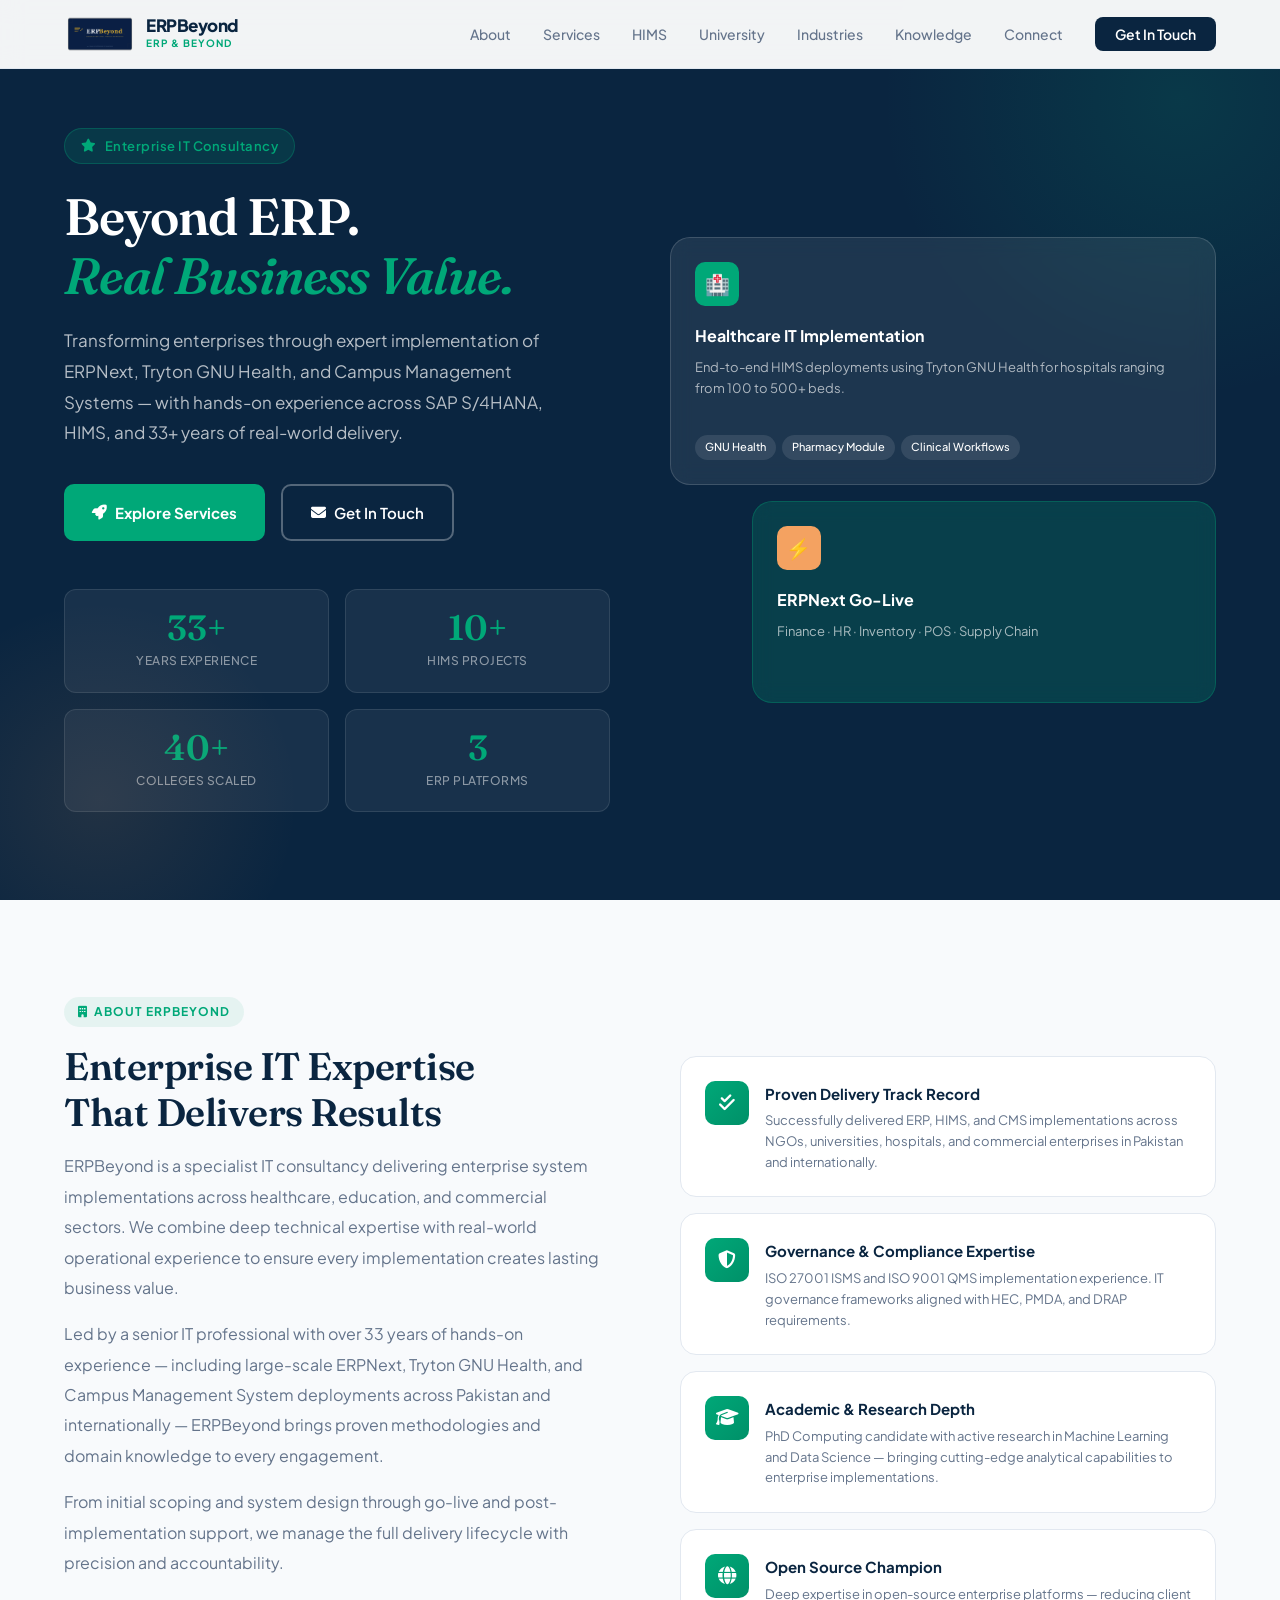
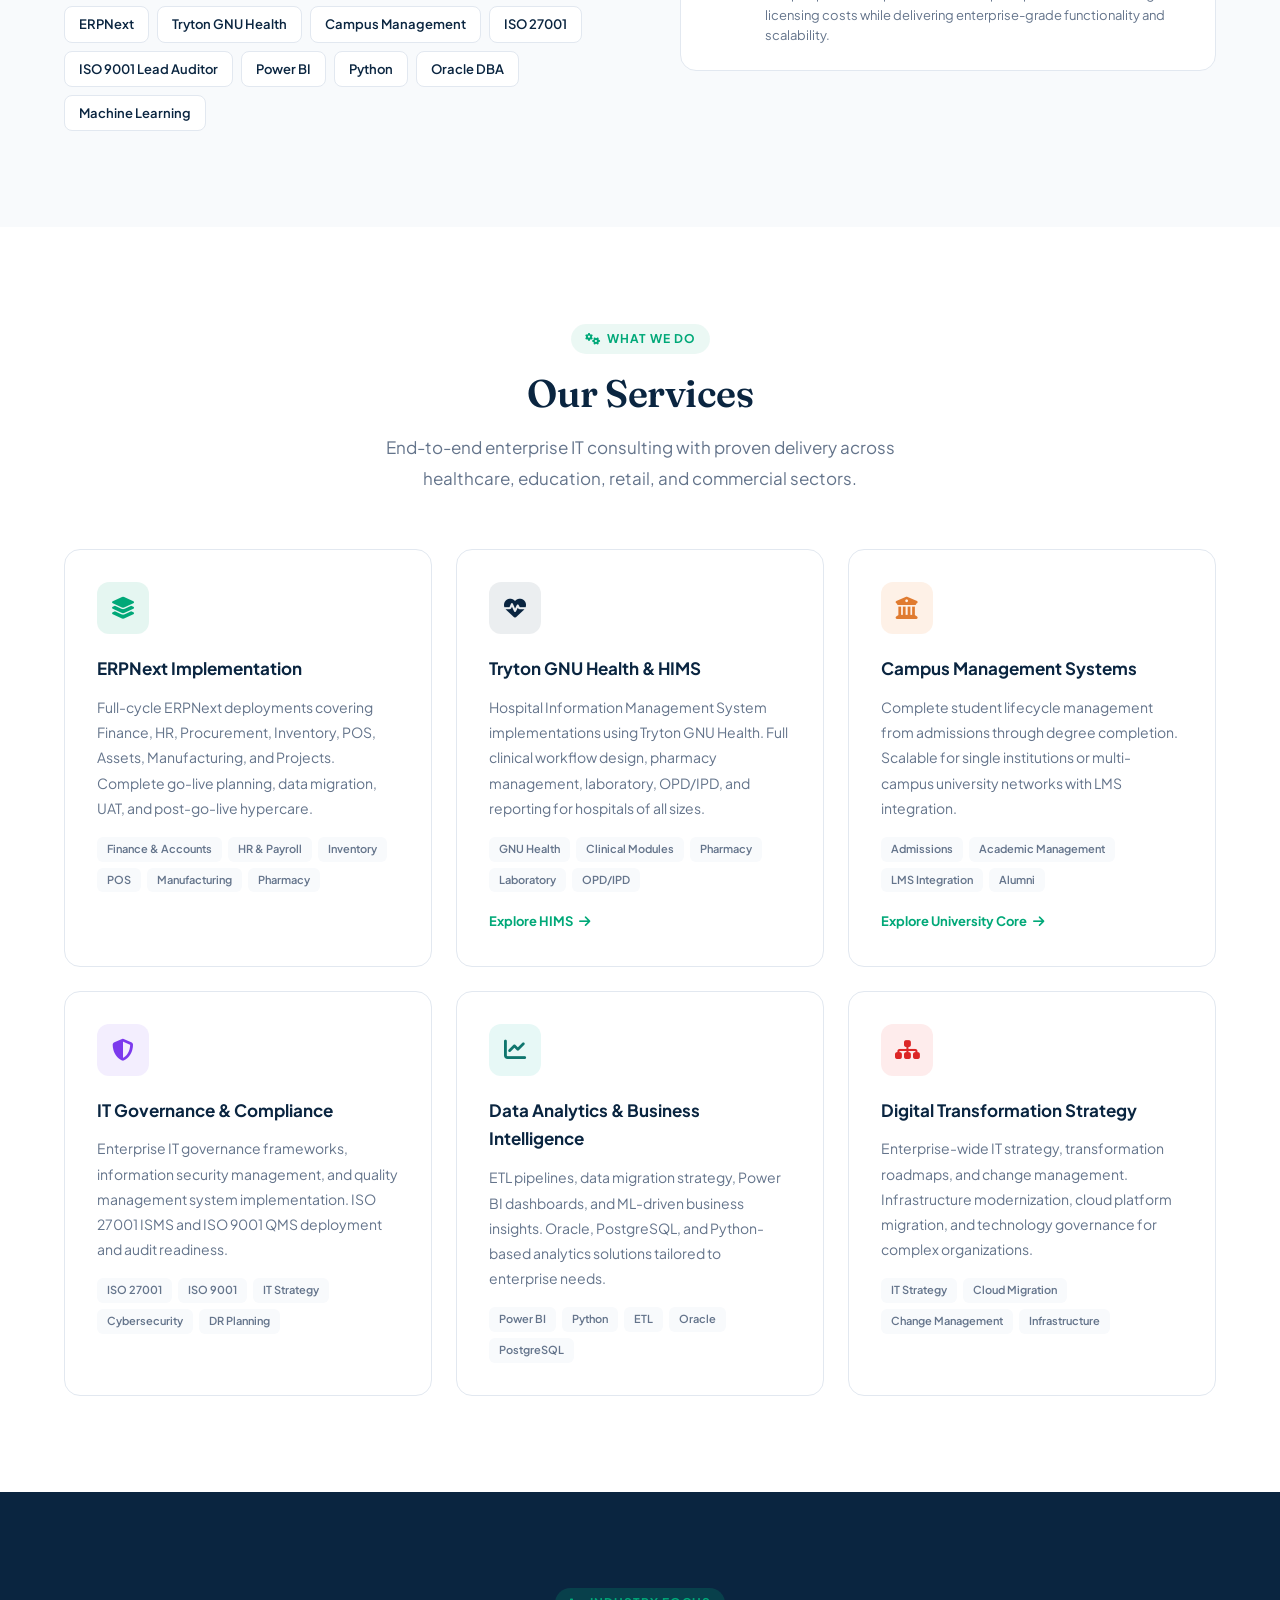
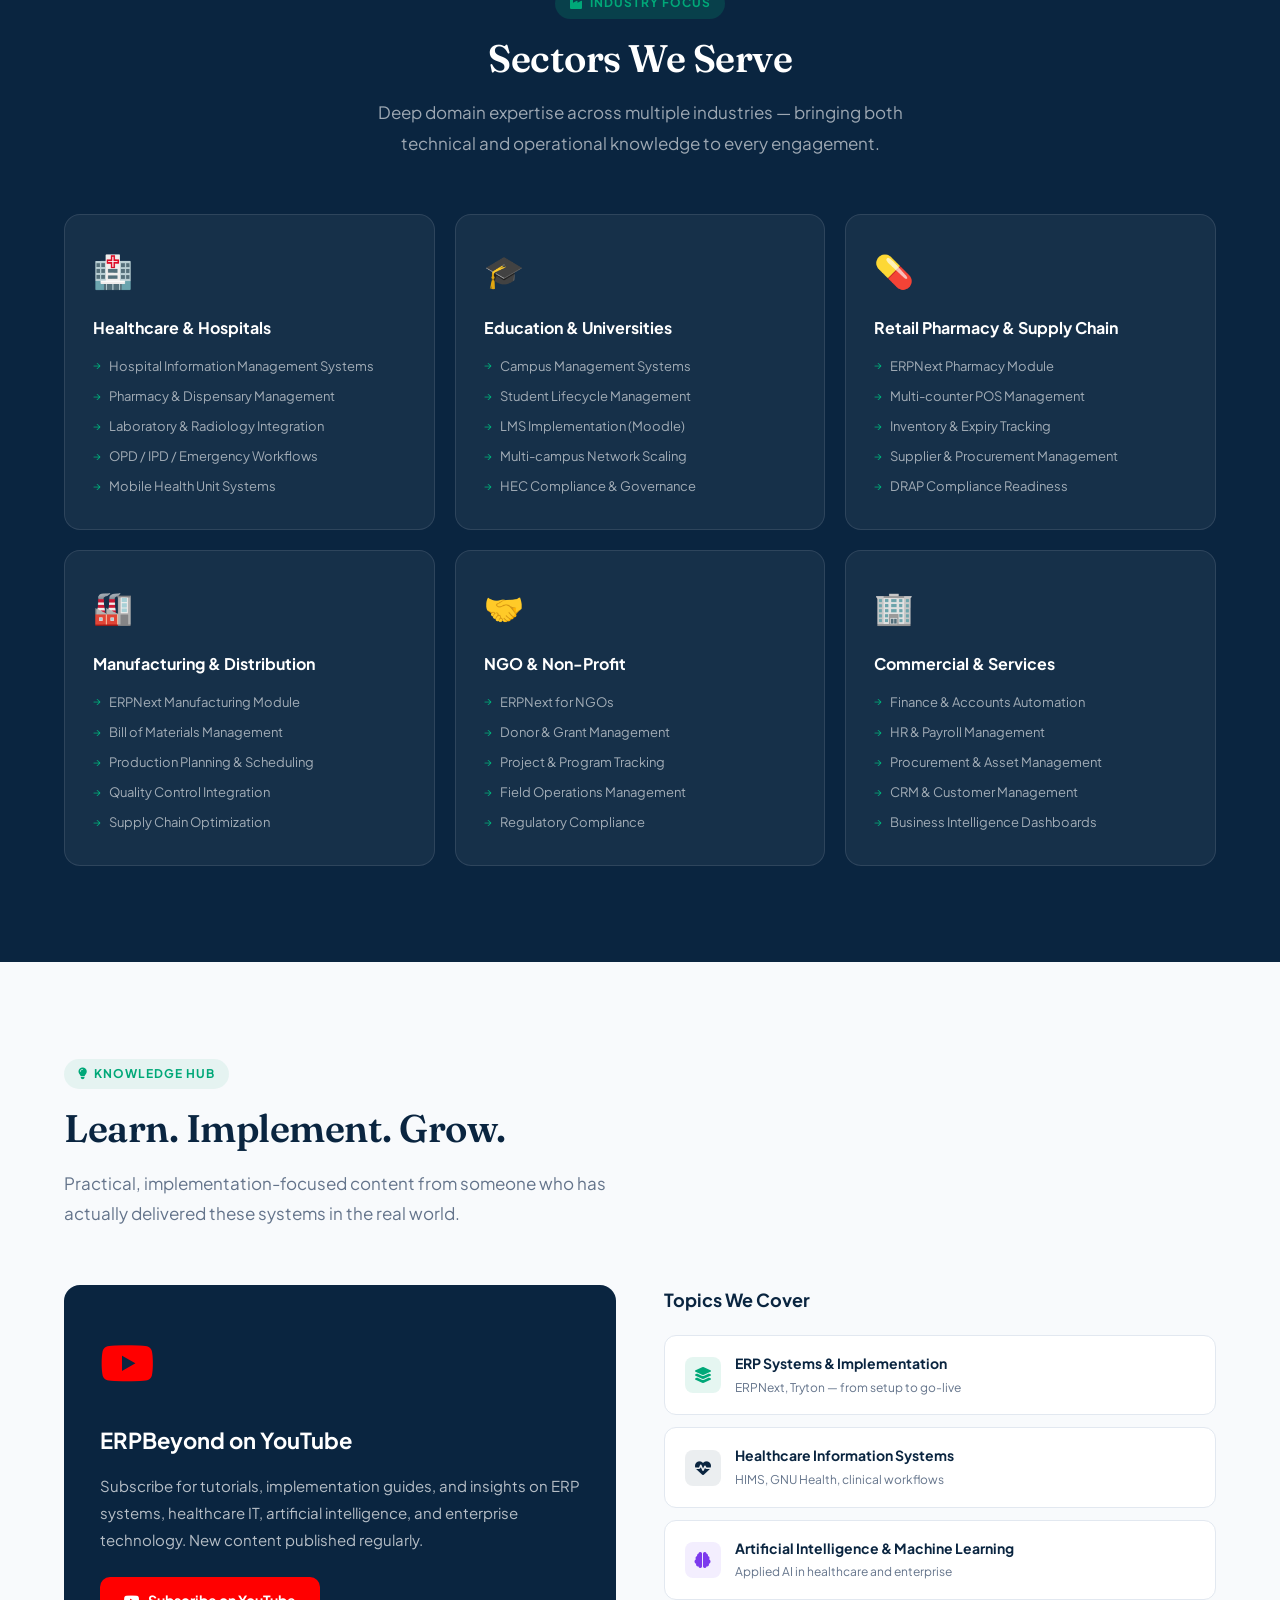
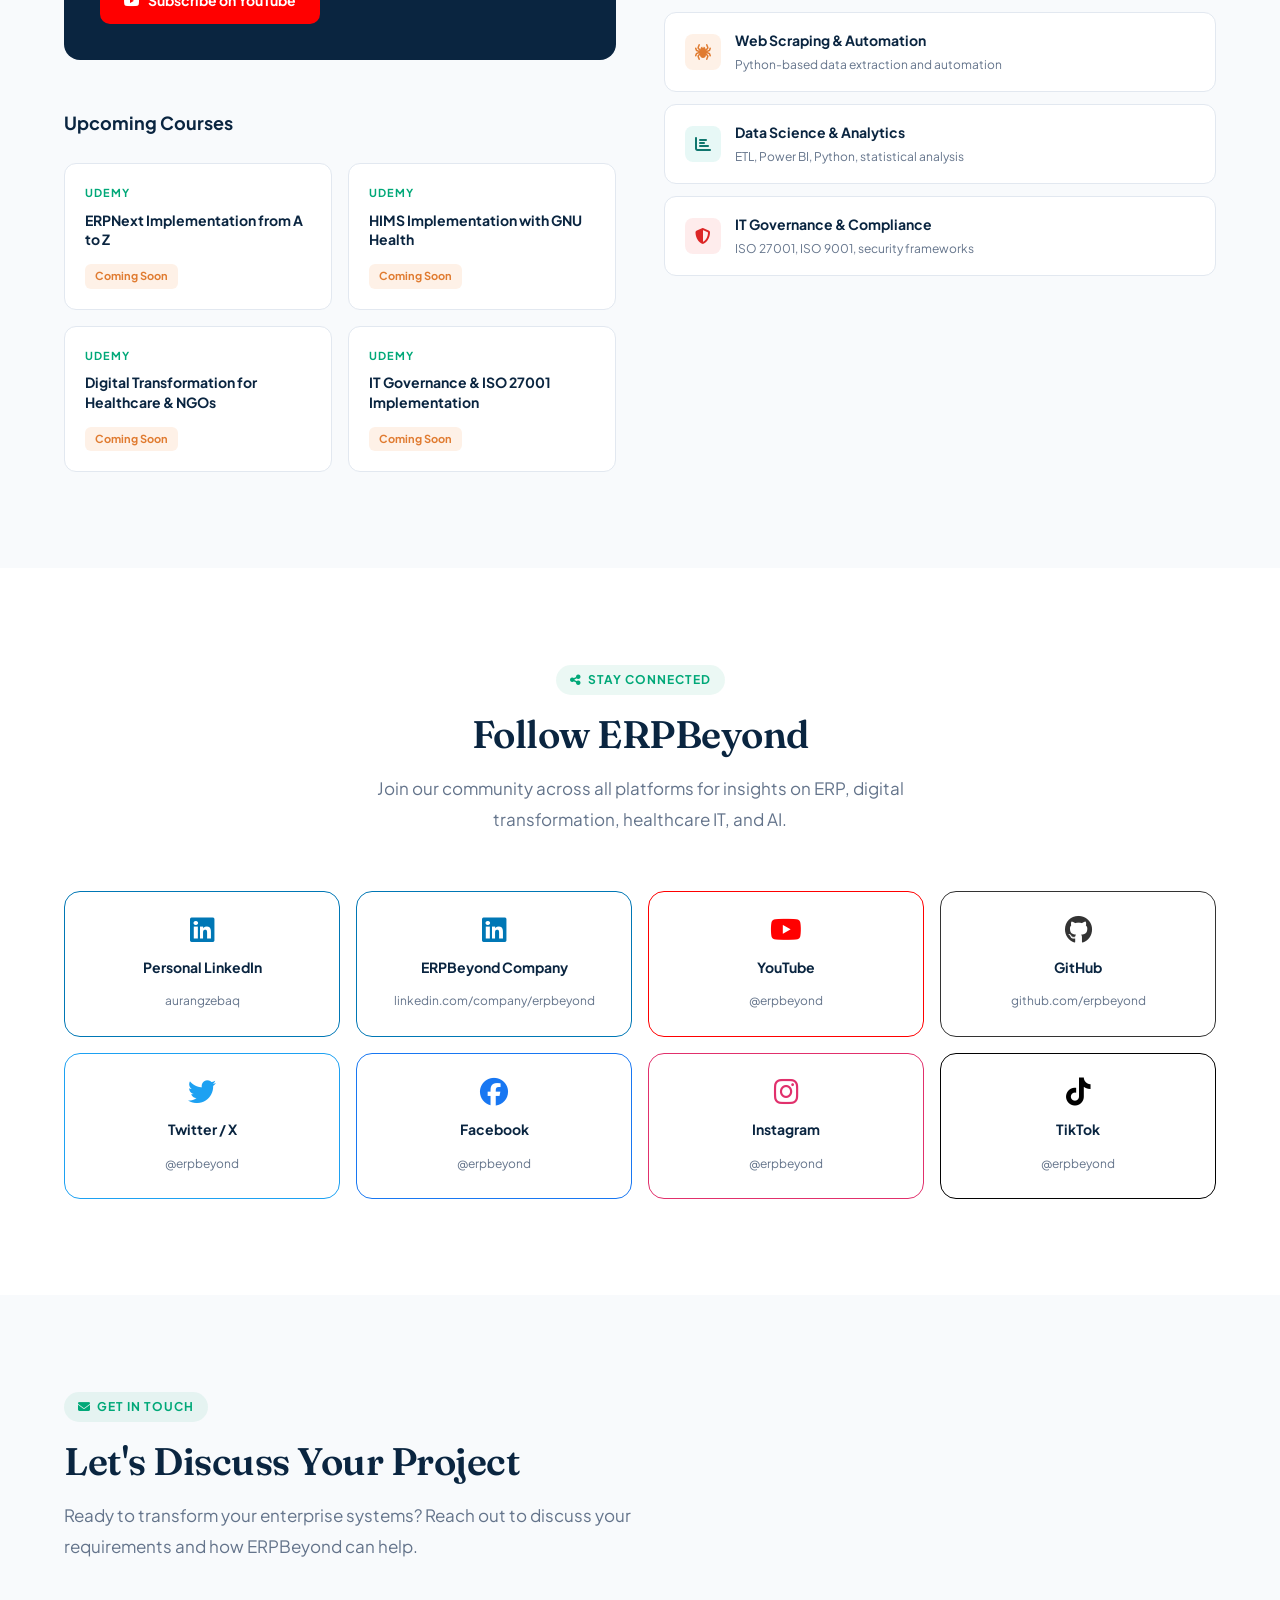
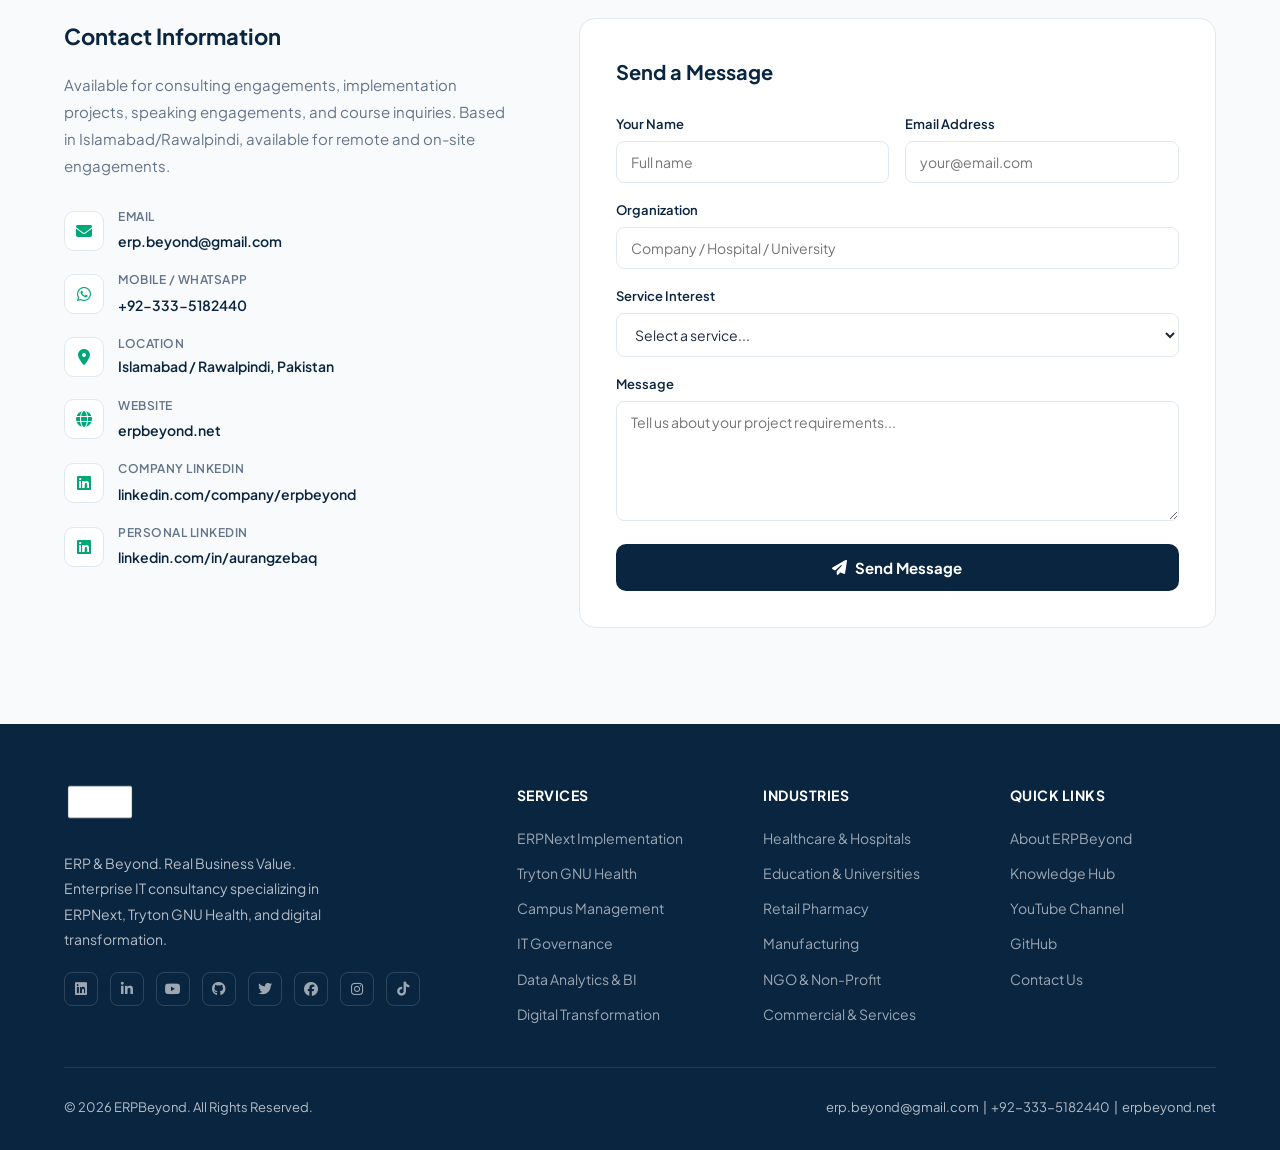
<file: index.html>
<!DOCTYPE html>
<html lang="en">
<head>
<meta charset="UTF-8">
<meta name="viewport" content="width=device-width, initial-scale=1.0">
<meta name="description" content="ERPBeyond - ERP & Beyond. Enterprise IT Consultancy specializing in ERPNext, Tryton GNU Health, Campus Management Systems, IT Governance, and digital transformation. 33+ years experience including SAP S/4HANA.">
<meta name="keywords" content="ERPNext, Tryton GNU Health, HIMS, Campus Management, IT Governance, Digital Transformation, ERP Consultant, Healthcare IT, Pakistan">
<title>ERPBeyond | Enterprise IT Consultancy</title>
<link href="https://fonts.googleapis.com/css2?family=Plus+Jakarta+Sans:wght@300;400;500;600;700;800&family=Fraunces:ital,wght@0,300;0,600;1,300&display=swap" rel="stylesheet">
<link rel="stylesheet" href="https://cdnjs.cloudflare.com/ajax/libs/font-awesome/6.5.0/css/all.min.css">
<link rel="stylesheet" href="assets/css/site.css">
</head>
<body>

<!-- NAV -->
<nav>
  <div class="nav-inner">
    <a href="#" class="nav-logo">
      <img src="assets/img/ERPBeyond_logo.png" alt="ERPBeyond" onerror="this.style.display='none'">
      <div>
        <div style="font-weight:800;font-size:17px;color:var(--primary);letter-spacing:-0.5px;line-height:1.1">ERPBeyond</div>
        <div style="font-size:10px;color:var(--accent);font-weight:700;letter-spacing:1px;text-transform:uppercase">ERP & Beyond</div>
      </div>
    </a>
    <ul class="nav-links">
      <li><a href="#about">About</a></li>
      <li><a href="#services">Services</a></li>
      <li><a href="hims.html">HIMS</a></li>
      <li><a href="university.html">University</a></li>
      <li><a href="#industries">Industries</a></li>
      <li><a href="#knowledge">Knowledge</a></li>
      <li><a href="#social">Connect</a></li>
      <li><a href="#contact" class="nav-cta">Get In Touch</a></li>
    </ul>
    <button class="hamburger" onclick="toggleMenu()" aria-label="Menu">
      <span></span><span></span><span></span>
    </button>
  </div>
</nav>
<div class="mobile-menu" id="mobileMenu">
  <a href="#about" onclick="toggleMenu()">About</a>
  <a href="#services" onclick="toggleMenu()">Services</a>
  <a href="hims.html">HIMS</a>
  <a href="university.html">University</a>
  <a href="#industries" onclick="toggleMenu()">Industries</a>
  <a href="#knowledge" onclick="toggleMenu()">Knowledge Hub</a>
  <a href="#social" onclick="toggleMenu()">Connect</a>
  <a href="#contact" onclick="toggleMenu()">Get In Touch</a>
</div>

<!-- HERO -->
<section class="hero" id="hero">
  <div class="hero-grid">
    <div class="hero-content animate">
      <div class="hero-tag"><i class="fas fa-star"></i> Enterprise IT Consultancy</div>
      <h1>Beyond ERP.<br><em>Real Business Value.</em></h1>
      <p>Transforming enterprises through expert implementation of ERPNext, Tryton GNU Health, and Campus Management Systems — with hands-on experience across SAP S/4HANA, HIMS, and 33+ years of real-world delivery.</p>
      <div class="hero-btns">
        <a href="#services" class="btn-primary"><i class="fas fa-rocket"></i> Explore Services</a>
        <a href="#contact" class="btn-outline"><i class="fas fa-envelope"></i> Get In Touch</a>
      </div>
      <div class="hero-stats">
        <div class="stat-box"><div class="num">33+</div><div class="lbl">Years Experience</div></div>
        <div class="stat-box"><div class="num">10+</div><div class="lbl">HIMS Projects</div></div>
        <div class="stat-box"><div class="num">40+</div><div class="lbl">Colleges Scaled</div></div>
        <div class="stat-box"><div class="num">3</div><div class="lbl">ERP Platforms</div></div>
      </div>
    </div>
    <div class="hero-visual animate">
      <div class="hero-card-stack">
        <div class="hcard main">
          <div class="hcard-icon">🏥</div>
          <h3>Healthcare IT Implementation</h3>
          <p>End-to-end HIMS deployments using Tryton GNU Health for hospitals ranging from 100 to 500+ beds.</p>
          <div class="hcard-tags">
            <span>GNU Health</span><span>Pharmacy Module</span><span>Clinical Workflows</span>
          </div>
        </div>
        <div class="hcard float1">
          <div class="hcard-icon" style="background:var(--accent2)">⚡</div>
          <h3>ERPNext Go-Live</h3>
          <p>Finance · HR · Inventory · POS · Supply Chain</p>
        </div>
      </div>
    </div>
  </div>
</section>

<!-- ABOUT -->
<section class="about" id="about">
  <div class="section-inner">
    <div class="about-grid">
      <div class="about-content animate">
        <div class="section-tag"><i class="fas fa-building"></i> About ERPBeyond</div>
        <h2 class="section-title">Enterprise IT Expertise<br>That Delivers Results</h2>
        <p>ERPBeyond is a specialist IT consultancy delivering enterprise system implementations across healthcare, education, and commercial sectors. We combine deep technical expertise with real-world operational experience to ensure every implementation creates lasting business value.</p>
        <p>Led by a senior IT professional with over 33 years of hands-on experience — including large-scale ERPNext, Tryton GNU Health, and Campus Management System deployments across Pakistan and internationally — ERPBeyond brings proven methodologies and domain knowledge to every engagement.</p>
        <p>From initial scoping and system design through go-live and post-implementation support, we manage the full delivery lifecycle with precision and accountability.</p>
        <div class="about-badges">
          <span class="badge">ERPNext</span>
          <span class="badge">Tryton GNU Health</span>
          <span class="badge">Campus Management</span>
          <span class="badge">ISO 27001</span>
          <span class="badge">ISO 9001 Lead Auditor</span>
          <span class="badge">Power BI</span>
          <span class="badge">Python</span>
          <span class="badge">Oracle DBA</span>
          <span class="badge">Machine Learning</span>
        </div>
      </div>
      <div class="about-highlights animate">
        <div class="highlight-card">
          <div class="highlight-icon"><i class="fas fa-check-double"></i></div>
          <div>
            <h4>Proven Delivery Track Record</h4>
            <p>Successfully delivered ERP, HIMS, and CMS implementations across NGOs, universities, hospitals, and commercial enterprises in Pakistan and internationally.</p>
          </div>
        </div>
        <div class="highlight-card">
          <div class="highlight-icon"><i class="fas fa-shield-alt"></i></div>
          <div>
            <h4>Governance & Compliance Expertise</h4>
            <p>ISO 27001 ISMS and ISO 9001 QMS implementation experience. IT governance frameworks aligned with HEC, PMDA, and DRAP requirements.</p>
          </div>
        </div>
        <div class="highlight-card">
          <div class="highlight-icon"><i class="fas fa-graduation-cap"></i></div>
          <div>
            <h4>Academic & Research Depth</h4>
            <p>PhD Computing candidate with active research in Machine Learning and Data Science — bringing cutting-edge analytical capabilities to enterprise implementations.</p>
          </div>
        </div>
        <div class="highlight-card">
          <div class="highlight-icon"><i class="fas fa-globe"></i></div>
          <div>
            <h4>Open Source Champion</h4>
            <p>Deep expertise in open-source enterprise platforms — reducing client licensing costs while delivering enterprise-grade functionality and scalability.</p>
          </div>
        </div>
      </div>
    </div>
  </div>
</section>

<!-- SERVICES -->
<section id="services">
  <div class="section-inner">
    <div class="section-header center animate">
      <div class="section-tag"><i class="fas fa-cogs"></i> What We Do</div>
      <h2 class="section-title">Our Services</h2>
      <p class="section-sub">End-to-end enterprise IT consulting with proven delivery across healthcare, education, retail, and commercial sectors.</p>
    </div>
    <div class="services-grid">
      <div class="service-card animate">
        <div class="service-icon si-green"><i class="fas fa-layer-group"></i></div>
        <h3>ERPNext Implementation</h3>
        <p>Full-cycle ERPNext deployments covering Finance, HR, Procurement, Inventory, POS, Assets, Manufacturing, and Projects. Complete go-live planning, data migration, UAT, and post-go-live hypercare.</p>
        <div class="service-tags">
          <span>Finance & Accounts</span><span>HR & Payroll</span><span>Inventory</span><span>POS</span><span>Manufacturing</span><span>Pharmacy</span>
        </div>
      </div>
      <div class="service-card animate">
        <div class="service-icon si-blue"><i class="fas fa-heartbeat"></i></div>
        <h3>Tryton GNU Health & HIMS</h3>
        <p>Hospital Information Management System implementations using Tryton GNU Health. Full clinical workflow design, pharmacy management, laboratory, OPD/IPD, and reporting for hospitals of all sizes.</p>
        <div class="service-tags">
          <span>GNU Health</span><span>Clinical Modules</span><span>Pharmacy</span><span>Laboratory</span><span>OPD/IPD</span>
        </div>
        <a href="hims.html" style="display:inline-flex;align-items:center;gap:6px;margin-top:18px;color:var(--accent);font-weight:700;font-size:13px;text-decoration:none">Explore HIMS <i class="fas fa-arrow-right"></i></a>
      </div>
      <div class="service-card animate">
        <div class="service-icon si-orange"><i class="fas fa-university"></i></div>
        <h3>Campus Management Systems</h3>
        <p>Complete student lifecycle management from admissions through degree completion. Scalable for single institutions or multi-campus university networks with LMS integration.</p>
        <div class="service-tags">
          <span>Admissions</span><span>Academic Management</span><span>LMS Integration</span><span>Alumni</span>
        </div>
        <a href="university.html" style="display:inline-flex;align-items:center;gap:6px;margin-top:18px;color:var(--accent);font-weight:700;font-size:13px;text-decoration:none">Explore University Core <i class="fas fa-arrow-right"></i></a>
      </div>
      <div class="service-card animate">
        <div class="service-icon si-purple"><i class="fas fa-shield-alt"></i></div>
        <h3>IT Governance & Compliance</h3>
        <p>Enterprise IT governance frameworks, information security management, and quality management system implementation. ISO 27001 ISMS and ISO 9001 QMS deployment and audit readiness.</p>
        <div class="service-tags">
          <span>ISO 27001</span><span>ISO 9001</span><span>IT Strategy</span><span>Cybersecurity</span><span>DR Planning</span>
        </div>
      </div>
      <div class="service-card animate">
        <div class="service-icon si-teal"><i class="fas fa-chart-line"></i></div>
        <h3>Data Analytics & Business Intelligence</h3>
        <p>ETL pipelines, data migration strategy, Power BI dashboards, and ML-driven business insights. Oracle, PostgreSQL, and Python-based analytics solutions tailored to enterprise needs.</p>
        <div class="service-tags">
          <span>Power BI</span><span>Python</span><span>ETL</span><span>Oracle</span><span>PostgreSQL</span>
        </div>
      </div>
      <div class="service-card animate">
        <div class="service-icon si-red"><i class="fas fa-sitemap"></i></div>
        <h3>Digital Transformation Strategy</h3>
        <p>Enterprise-wide IT strategy, transformation roadmaps, and change management. Infrastructure modernization, cloud platform migration, and technology governance for complex organizations.</p>
        <div class="service-tags">
          <span>IT Strategy</span><span>Cloud Migration</span><span>Change Management</span><span>Infrastructure</span>
        </div>
      </div>
    </div>
  </div>
</section>

<!-- INDUSTRIES -->
<section class="industries" id="industries">
  <div class="section-inner">
    <div class="section-header center animate">
      <div class="section-tag"><i class="fas fa-industry"></i> Industry Focus</div>
      <h2 class="section-title">Sectors We Serve</h2>
      <p class="section-sub" style="color:rgba(255,255,255,0.6)">Deep domain expertise across multiple industries — bringing both technical and operational knowledge to every engagement.</p>
    </div>
    <div class="ind-grid">
      <div class="ind-card animate">
        <div class="ind-icon">🏥</div>
        <h3>Healthcare & Hospitals</h3>
        <ul>
          <li>Hospital Information Management Systems</li>
          <li>Pharmacy & Dispensary Management</li>
          <li>Laboratory & Radiology Integration</li>
          <li>OPD / IPD / Emergency Workflows</li>
          <li>Mobile Health Unit Systems</li>
        </ul>
      </div>
      <div class="ind-card animate">
        <div class="ind-icon">🎓</div>
        <h3>Education & Universities</h3>
        <ul>
          <li>Campus Management Systems</li>
          <li>Student Lifecycle Management</li>
          <li>LMS Implementation (Moodle)</li>
          <li>Multi-campus Network Scaling</li>
          <li>HEC Compliance & Governance</li>
        </ul>
      </div>
      <div class="ind-card animate">
        <div class="ind-icon">💊</div>
        <h3>Retail Pharmacy & Supply Chain</h3>
        <ul>
          <li>ERPNext Pharmacy Module</li>
          <li>Multi-counter POS Management</li>
          <li>Inventory & Expiry Tracking</li>
          <li>Supplier & Procurement Management</li>
          <li>DRAP Compliance Readiness</li>
        </ul>
      </div>
      <div class="ind-card animate">
        <div class="ind-icon">🏭</div>
        <h3>Manufacturing & Distribution</h3>
        <ul>
          <li>ERPNext Manufacturing Module</li>
          <li>Bill of Materials Management</li>
          <li>Production Planning & Scheduling</li>
          <li>Quality Control Integration</li>
          <li>Supply Chain Optimization</li>
        </ul>
      </div>
      <div class="ind-card animate">
        <div class="ind-icon">🤝</div>
        <h3>NGO & Non-Profit</h3>
        <ul>
          <li>ERPNext for NGOs</li>
          <li>Donor & Grant Management</li>
          <li>Project & Program Tracking</li>
          <li>Field Operations Management</li>
          <li>Regulatory Compliance</li>
        </ul>
      </div>
      <div class="ind-card animate">
        <div class="ind-icon">🏢</div>
        <h3>Commercial & Services</h3>
        <ul>
          <li>Finance & Accounts Automation</li>
          <li>HR & Payroll Management</li>
          <li>Procurement & Asset Management</li>
          <li>CRM & Customer Management</li>
          <li>Business Intelligence Dashboards</li>
        </ul>
      </div>
    </div>
  </div>
</section>

<!-- KNOWLEDGE HUB -->
<section class="knowledge" id="knowledge">
  <div class="section-inner">
    <div class="section-header animate">
      <div class="section-tag"><i class="fas fa-lightbulb"></i> Knowledge Hub</div>
      <h2 class="section-title">Learn. Implement. Grow.</h2>
      <p class="section-sub">Practical, implementation-focused content from someone who has actually delivered these systems in the real world.</p>
    </div>
    <div class="knowledge-grid">
      <div>
        <div class="yt-card animate">
          <div class="yt-icon"><i class="fab fa-youtube"></i></div>
          <h3>ERPBeyond on YouTube</h3>
          <p>Subscribe for tutorials, implementation guides, and insights on ERP systems, healthcare IT, artificial intelligence, and enterprise technology. New content published regularly.</p>
          <a href="https://youtube.com/@erpbeyond" target="_blank" class="yt-btn"><i class="fab fa-youtube"></i> Subscribe on YouTube</a>
        </div>
        <div class="courses-section animate">
          <h3 style="font-size:18px;font-weight:700;color:var(--primary);margin-bottom:16px;margin-top:28px">Upcoming Courses</h3>
          <div class="courses-grid">
            <div class="course-card">
              <div class="course-platform">Udemy</div>
              <h4>ERPNext Implementation from A to Z</h4>
              <div class="course-badge">Coming Soon</div>
            </div>
            <div class="course-card">
              <div class="course-platform">Udemy</div>
              <h4>HIMS Implementation with GNU Health</h4>
              <div class="course-badge">Coming Soon</div>
            </div>
            <div class="course-card">
              <div class="course-platform">Udemy</div>
              <h4>Digital Transformation for Healthcare & NGOs</h4>
              <div class="course-badge">Coming Soon</div>
            </div>
            <div class="course-card">
              <div class="course-platform">Udemy</div>
              <h4>IT Governance & ISO 27001 Implementation</h4>
              <div class="course-badge">Coming Soon</div>
            </div>
          </div>
        </div>
      </div>
      <div>
        <h3 class="animate" style="font-size:18px;font-weight:700;color:var(--primary);margin-bottom:20px">Topics We Cover</h3>
        <div class="topic-list">
          <div class="topic-item animate">
            <div class="topic-icon si-green"><i class="fas fa-layer-group"></i></div>
            <div>
              <h4>ERP Systems & Implementation</h4>
              <p>ERPNext, Tryton — from setup to go-live</p>
            </div>
          </div>
          <div class="topic-item animate">
            <div class="topic-icon si-blue"><i class="fas fa-heartbeat"></i></div>
            <div>
              <h4>Healthcare Information Systems</h4>
              <p>HIMS, GNU Health, clinical workflows</p>
            </div>
          </div>
          <div class="topic-item animate">
            <div class="topic-icon si-purple"><i class="fas fa-brain"></i></div>
            <div>
              <h4>Artificial Intelligence & Machine Learning</h4>
              <p>Applied AI in healthcare and enterprise</p>
            </div>
          </div>
          <div class="topic-item animate">
            <div class="topic-icon si-orange"><i class="fas fa-spider"></i></div>
            <div>
              <h4>Web Scraping & Automation</h4>
              <p>Python-based data extraction and automation</p>
            </div>
          </div>
          <div class="topic-item animate">
            <div class="topic-icon si-teal"><i class="fas fa-chart-bar"></i></div>
            <div>
              <h4>Data Science & Analytics</h4>
              <p>ETL, Power BI, Python, statistical analysis</p>
            </div>
          </div>
          <div class="topic-item animate">
            <div class="topic-icon si-red"><i class="fas fa-shield-alt"></i></div>
            <div>
              <h4>IT Governance & Compliance</h4>
              <p>ISO 27001, ISO 9001, security frameworks</p>
            </div>
          </div>
        </div>
      </div>
    </div>
  </div>
</section>

<!-- SOCIAL -->
<section class="social-section" id="social">
  <div class="section-inner">
    <div class="section-header center animate">
      <div class="section-tag"><i class="fas fa-share-alt"></i> Stay Connected</div>
      <h2 class="section-title">Follow ERPBeyond</h2>
      <p class="section-sub">Join our community across all platforms for insights on ERP, digital transformation, healthcare IT, and AI.</p>
    </div>
    <div class="social-grid animate">
      <a href="https://linkedin.com/in/aurangzebaq" target="_blank" class="social-card sc-linkedin">
        <i class="fab fa-linkedin"></i>
        <h4>Personal LinkedIn</h4>
        <p>aurangzebaq</p>
      </a>
      <a href="https://linkedin.com/company/erpbeyond" target="_blank" class="social-card sc-linkedin">
        <i class="fab fa-linkedin"></i>
        <h4>ERPBeyond Company</h4>
        <p>linkedin.com/company/erpbeyond</p>
      </a>
      <a href="https://youtube.com/@erpbeyond" target="_blank" class="social-card sc-youtube">
        <i class="fab fa-youtube"></i>
        <h4>YouTube</h4>
        <p>@erpbeyond</p>
      </a>
      <a href="https://github.com/erpbeyond" target="_blank" class="social-card sc-github">
        <i class="fab fa-github"></i>
        <h4>GitHub</h4>
        <p>github.com/erpbeyond</p>
      </a>
      <a href="https://twitter.com/erpbeyond" target="_blank" class="social-card sc-twitter">
        <i class="fab fa-twitter"></i>
        <h4>Twitter / X</h4>
        <p>@erpbeyond</p>
      </a>
      <a href="https://facebook.com/erpbeyond" target="_blank" class="social-card sc-facebook">
        <i class="fab fa-facebook"></i>
        <h4>Facebook</h4>
        <p>@erpbeyond</p>
      </a>
      <a href="https://instagram.com/erpbeyond" target="_blank" class="social-card sc-instagram">
        <i class="fab fa-instagram"></i>
        <h4>Instagram</h4>
        <p>@erpbeyond</p>
      </a>
      <a href="https://tiktok.com/@erpbeyond" target="_blank" class="social-card sc-tiktok">
        <i class="fab fa-tiktok"></i>
        <h4>TikTok</h4>
        <p>@erpbeyond</p>
      </a>
    </div>
  </div>
</section>

<!-- CONTACT -->
<section class="contact" id="contact">
  <div class="section-inner">
    <div class="section-header animate">
      <div class="section-tag"><i class="fas fa-envelope"></i> Get In Touch</div>
      <h2 class="section-title">Let's Discuss Your Project</h2>
      <p class="section-sub">Ready to transform your enterprise systems? Reach out to discuss your requirements and how ERPBeyond can help.</p>
    </div>
    <div class="contact-grid">
      <div class="contact-info animate">
        <h3>Contact Information</h3>
        <p>Available for consulting engagements, implementation projects, speaking engagements, and course inquiries. Based in Islamabad/Rawalpindi, available for remote and on-site engagements.</p>
        <div class="contact-details">
          <div class="contact-item">
            <div class="contact-item-icon"><i class="fas fa-envelope"></i></div>
            <div class="contact-item-text">
              <span>Email</span>
              <a href="mailto:erp.beyond@gmail.com">erp.beyond@gmail.com</a>
            </div>
          </div>
          <div class="contact-item">
            <div class="contact-item-icon"><i class="fab fa-whatsapp"></i></div>
            <div class="contact-item-text">
              <span>Mobile / WhatsApp</span>
              <a href="https://wa.me/923335182440" target="_blank">+92-333-5182440</a>
            </div>
          </div>
          <div class="contact-item">
            <div class="contact-item-icon"><i class="fas fa-map-marker-alt"></i></div>
            <div class="contact-item-text">
              <span>Location</span>
              <p>Islamabad / Rawalpindi, Pakistan</p>
            </div>
          </div>
          <div class="contact-item">
            <div class="contact-item-icon"><i class="fas fa-globe"></i></div>
            <div class="contact-item-text">
              <span>Website</span>
              <a href="https://erpbeyond.net" target="_blank">erpbeyond.net</a>
            </div>
          </div>
          <div class="contact-item">
            <div class="contact-item-icon"><i class="fab fa-linkedin"></i></div>
            <div class="contact-item-text">
              <span>Company LinkedIn</span>
              <a href="https://linkedin.com/company/erpbeyond" target="_blank">linkedin.com/company/erpbeyond</a>
            </div>
          </div>
          <div class="contact-item">
            <div class="contact-item-icon"><i class="fab fa-linkedin"></i></div>
            <div class="contact-item-text">
              <span>Personal LinkedIn</span>
              <a href="https://linkedin.com/in/aurangzebaq" target="_blank">linkedin.com/in/aurangzebaq</a>
            </div>
          </div>
        </div>
      </div>
      <form class="contact-form animate" action="https://formsubmit.co/erp.beyond@gmail.com" method="POST">
        <h3>Send a Message</h3>
        <!-- FormSubmit config (no backend/server needed -- works on GitHub Pages) -->
        <input type="hidden" name="_subject" value="New Enquiry -- ERPBeyond Website">
        <input type="hidden" name="_template" value="table">
        <input type="hidden" name="_captcha" value="false">
        <input type="hidden" name="_next" value="https://erpbeyond.net/thank-you.html">
        <input type="text" name="_honey" style="display:none" tabindex="-1" autocomplete="off">
        <div class="form-row">
          <div class="form-group">
            <label>Your Name</label>
            <input type="text" name="name" required placeholder="Full name">
          </div>
          <div class="form-group">
            <label>Email Address</label>
            <input type="email" name="email" required placeholder="your@email.com">
          </div>
        </div>
        <div class="form-group">
          <label>Organization</label>
          <input type="text" name="organization" placeholder="Company / Hospital / University">
        </div>
        <div class="form-group">
          <label>Service Interest</label>
          <select name="service_interest">
            <option value="">Select a service...</option>
            <option>ERPNext Implementation</option>
            <option>Tryton GNU Health / HIMS</option>
            <option>Campus Management System / University Core</option>
            <option>IT Governance & Compliance</option>
            <option>Data Analytics & BI</option>
            <option>Digital Transformation Strategy</option>
            <option>Training & Courses</option>
            <option>Other</option>
          </select>
        </div>
        <div class="form-group">
          <label>Message</label>
          <textarea name="message" required placeholder="Tell us about your project requirements..."></textarea>
        </div>
        <button type="submit" class="form-submit">
          <i class="fas fa-paper-plane"></i> Send Message
        </button>
      </form>
    </div>
  </div>
</section>

<!-- FOOTER -->
<footer>
  <div class="footer-grid">
    <div class="footer-brand">
      <img src="assets/img/ERPBeyond_logo.png" alt="ERPBeyond" onerror="this.style.display='none'">
      <p style="margin-top:8px">ERP & Beyond. Real Business Value.<br>Enterprise IT consultancy specializing in ERPNext, Tryton GNU Health, and digital transformation.</p>
      <div class="footer-social" style="margin-top:20px">
        <a href="https://linkedin.com/company/erpbeyond" target="_blank"><i class="fab fa-linkedin"></i></a>
        <a href="https://linkedin.com/in/aurangzebaq" target="_blank"><i class="fab fa-linkedin-in"></i></a>
        <a href="https://youtube.com/@erpbeyond" target="_blank"><i class="fab fa-youtube"></i></a>
        <a href="https://github.com/erpbeyond" target="_blank"><i class="fab fa-github"></i></a>
        <a href="https://twitter.com/erpbeyond" target="_blank"><i class="fab fa-twitter"></i></a>
        <a href="https://facebook.com/erpbeyond" target="_blank"><i class="fab fa-facebook"></i></a>
        <a href="https://instagram.com/erpbeyond" target="_blank"><i class="fab fa-instagram"></i></a>
        <a href="https://tiktok.com/@erpbeyond" target="_blank"><i class="fab fa-tiktok"></i></a>
      </div>
    </div>
    <div class="footer-col">
      <h4>Services</h4>
      <ul>
        <li><a href="#services">ERPNext Implementation</a></li>
        <li><a href="#services">Tryton GNU Health</a></li>
        <li><a href="#services">Campus Management</a></li>
        <li><a href="#services">IT Governance</a></li>
        <li><a href="#services">Data Analytics & BI</a></li>
        <li><a href="#services">Digital Transformation</a></li>
      </ul>
    </div>
    <div class="footer-col">
      <h4>Industries</h4>
      <ul>
        <li><a href="#industries">Healthcare & Hospitals</a></li>
        <li><a href="#industries">Education & Universities</a></li>
        <li><a href="#industries">Retail Pharmacy</a></li>
        <li><a href="#industries">Manufacturing</a></li>
        <li><a href="#industries">NGO & Non-Profit</a></li>
        <li><a href="#industries">Commercial & Services</a></li>
      </ul>
    </div>
    <div class="footer-col">
      <h4>Quick Links</h4>
      <ul>
        <li><a href="#about">About ERPBeyond</a></li>
        <li><a href="#knowledge">Knowledge Hub</a></li>
        <li><a href="https://youtube.com/@erpbeyond" target="_blank">YouTube Channel</a></li>
        <li><a href="https://github.com/erpbeyond" target="_blank">GitHub</a></li>
        <li><a href="#contact">Contact Us</a></li>
      </ul>
    </div>
  </div>
  <div class="footer-bottom">
    <p>© 2026 ERPBeyond. All Rights Reserved.</p>
    <p>erp.beyond@gmail.com &nbsp;|&nbsp; +92-333-5182440 &nbsp;|&nbsp; erpbeyond.net</p>
  </div>
</footer>

<script>
function toggleMenu(){
  document.getElementById('mobileMenu').classList.toggle('open');
}

// Scroll animations
const observer = new IntersectionObserver((entries) => {
  entries.forEach(entry => {
    if(entry.isIntersecting){
      entry.target.classList.add('visible');
    }
  });
},{threshold:0.1});
document.querySelectorAll('.animate').forEach(el => observer.observe(el));

// Active nav
window.addEventListener('scroll', () => {
  const sections = document.querySelectorAll('section[id]');
  const links = document.querySelectorAll('.nav-links a');
  let current = '';
  sections.forEach(s => {
    if(window.scrollY >= s.offsetTop - 100) current = s.getAttribute('id');
  });
  links.forEach(l => {
    l.style.color = l.getAttribute('href') === '#'+current ? 'var(--accent)' : '';
  });
});

// Close mobile menu on outside click
document.addEventListener('click', e => {
  const menu = document.getElementById('mobileMenu');
  const ham = document.querySelector('.hamburger');
  if(!menu.contains(e.target) && !ham.contains(e.target)) menu.classList.remove('open');
});
</script>
</body>
</html>
</file>
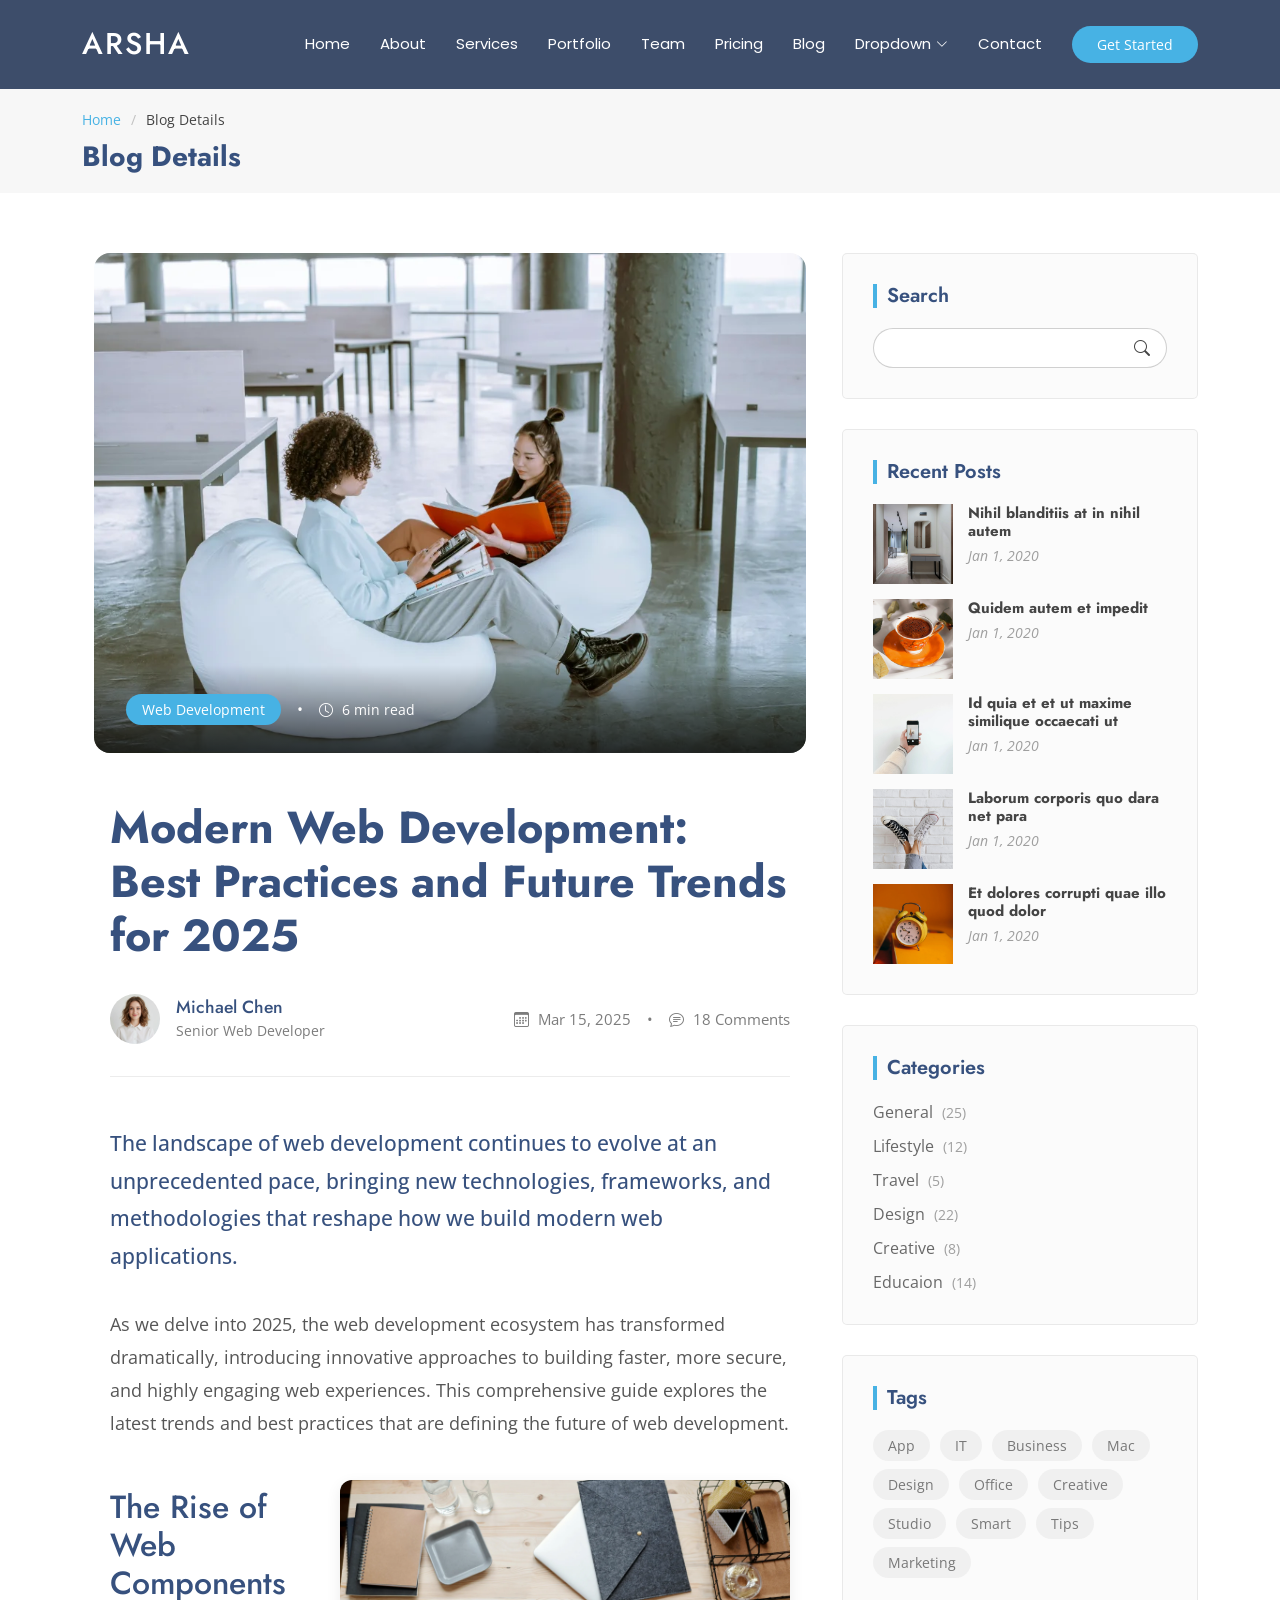
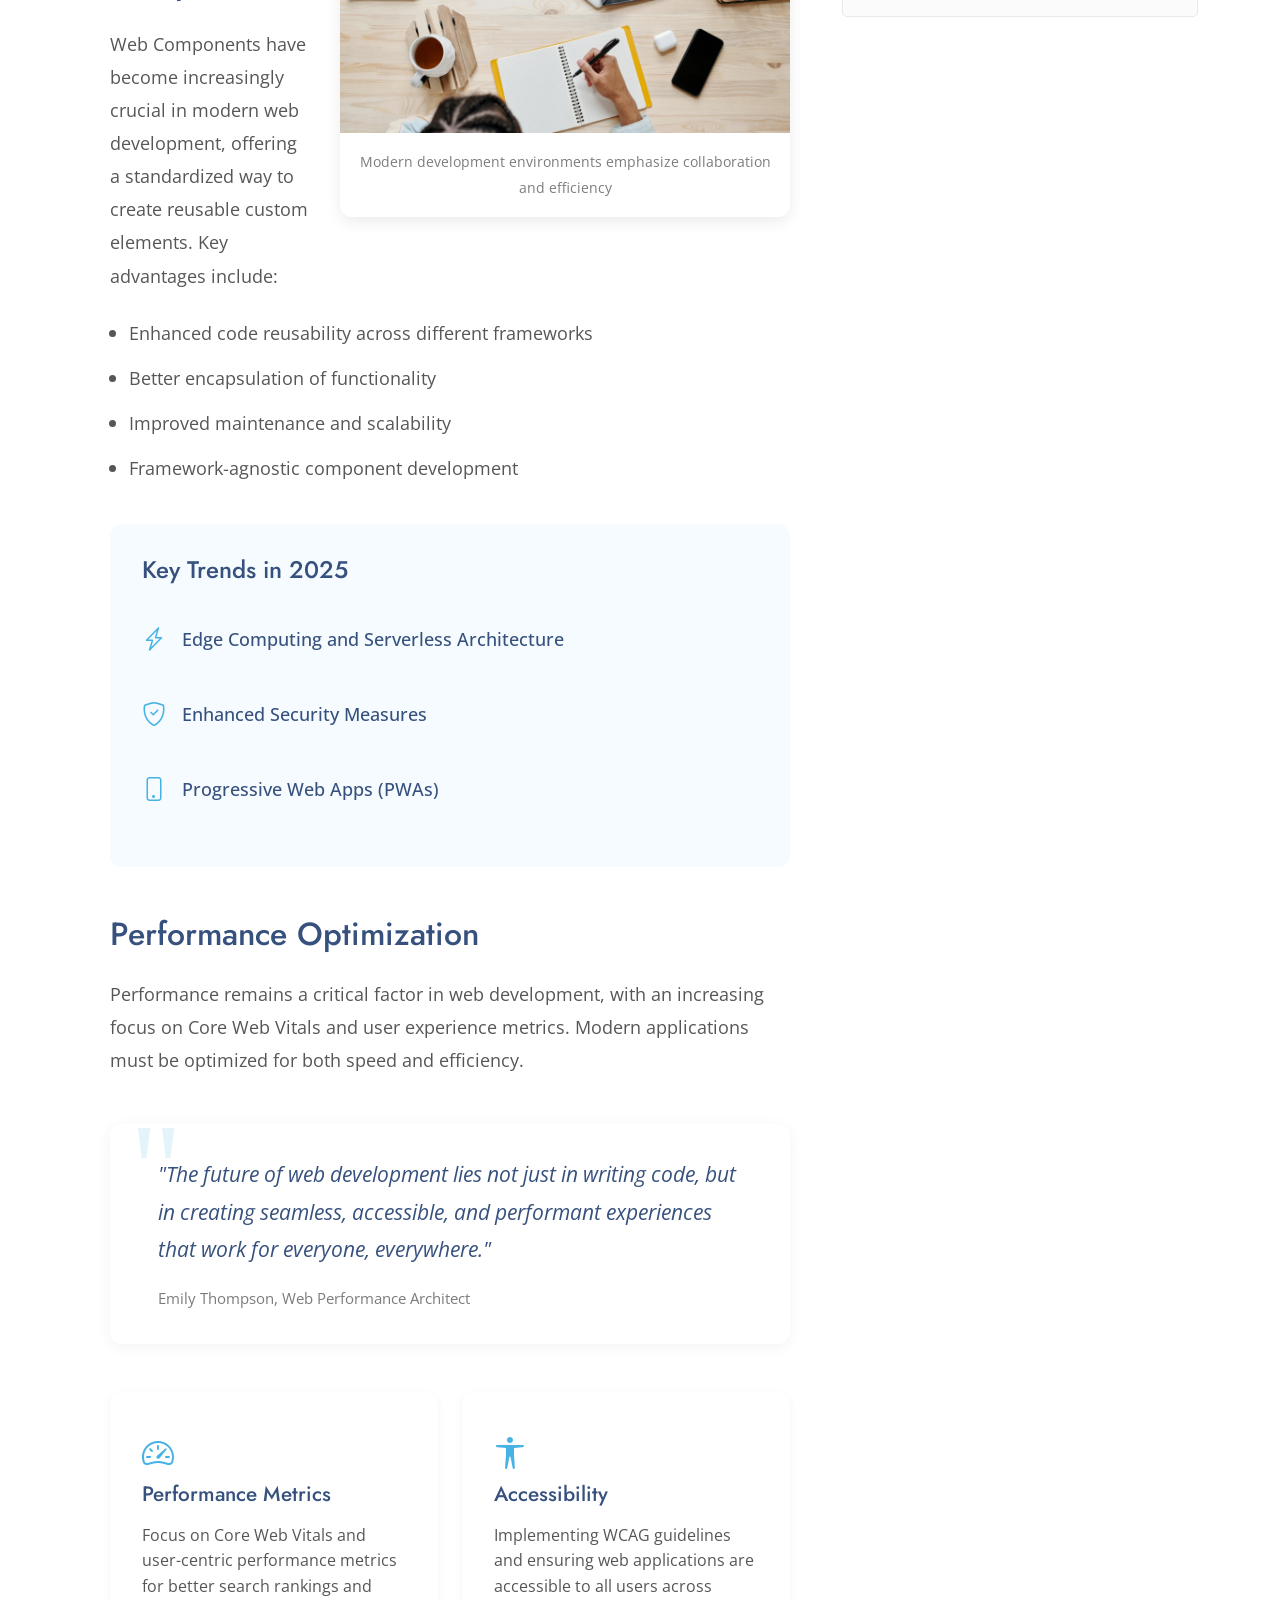
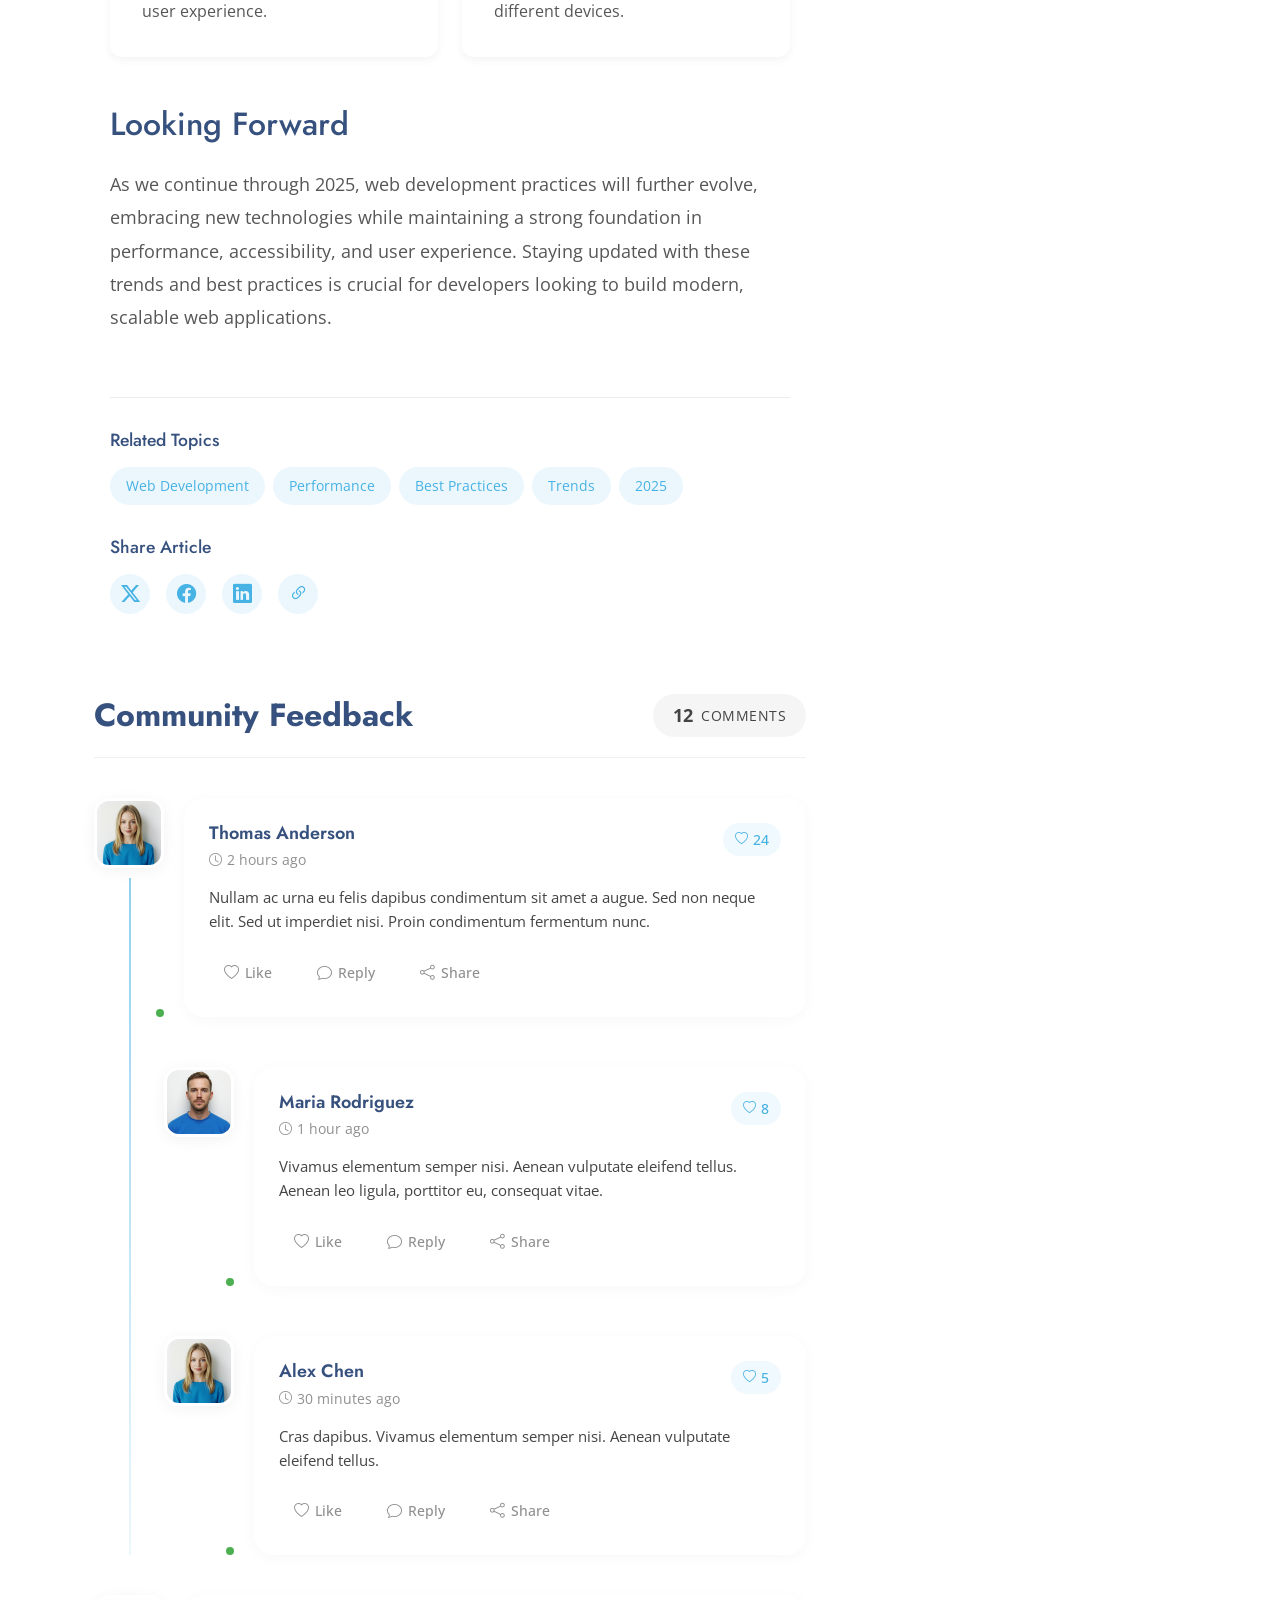
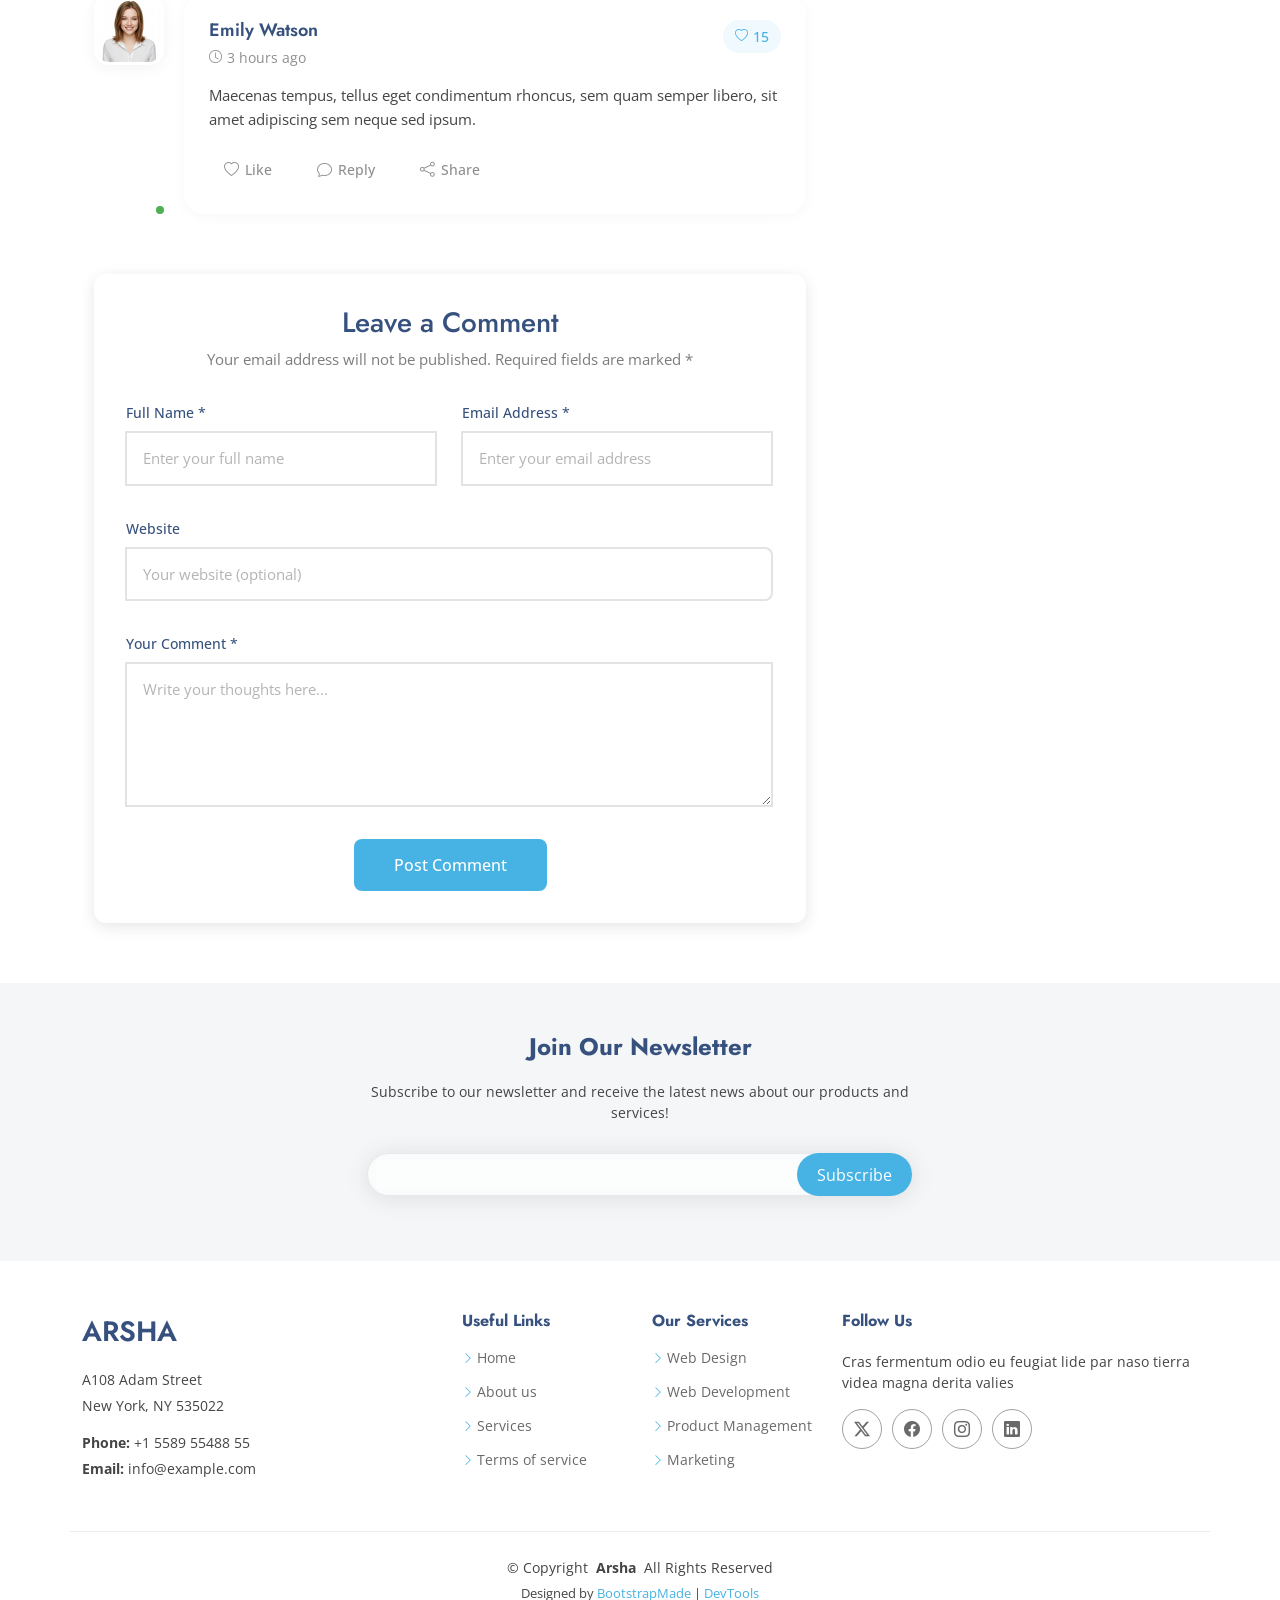
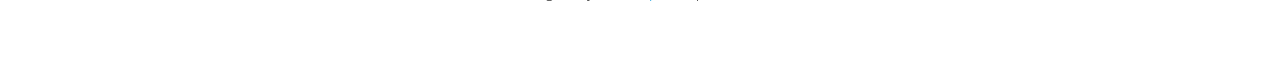
<file: blog-details.html>
<!DOCTYPE html>
<html lang="en">

<head>
  <meta charset="utf-8">
  <meta content="width=device-width, initial-scale=1.0" name="viewport">
  <title>Blog Details - Arsha Bootstrap Template</title>
  <meta name="description" content="">
  <meta name="keywords" content="">

  <!-- Favicons -->
  <link href="assets/img/favicon.png" rel="icon">
  <link href="assets/img/apple-touch-icon.png" rel="apple-touch-icon">

  <!-- Fonts -->
  <link href="https://fonts.googleapis.com" rel="preconnect">
  <link href="https://fonts.gstatic.com" rel="preconnect" crossorigin>
  <link href="https://fonts.googleapis.com/css2?family=Open+Sans:ital,wght@0,300;0,400;0,500;0,600;0,700;0,800;1,300;1,400;1,500;1,600;1,700;1,800&family=Poppins:ital,wght@0,100;0,200;0,300;0,400;0,500;0,600;0,700;0,800;0,900;1,100;1,200;1,300;1,400;1,500;1,600;1,700;1,800;1,900&family=Jost:ital,wght@0,100;0,200;0,300;0,400;0,500;0,600;0,700;0,800;0,900;1,100;1,200;1,300;1,400;1,500;1,600;1,700;1,800;1,900&display=swap" rel="stylesheet">

  <!-- Vendor CSS Files -->
  <link href="assets/vendor/bootstrap/css/bootstrap.min.css" rel="stylesheet">
  <link href="assets/vendor/bootstrap-icons/bootstrap-icons.css" rel="stylesheet">
  <link href="assets/vendor/aos/aos.css" rel="stylesheet">
  <link href="assets/vendor/glightbox/css/glightbox.min.css" rel="stylesheet">
  <link href="assets/vendor/swiper/swiper-bundle.min.css" rel="stylesheet">

  <!-- Main CSS File -->
  <link href="assets/css/main.css" rel="stylesheet">

  <!-- =======================================================
  * Template Name: Arsha
  * Template URL: https://bootstrapmade.com/arsha-free-bootstrap-html-template-corporate/
  * Updated: Feb 22 2025 with Bootstrap v5.3.3
  * Author: BootstrapMade.com
  * License: https://bootstrapmade.com/license/
  ======================================================== -->
</head>

<body class="blog-details-page">

  <header id="header" class="header d-flex align-items-center sticky-top">
    <div class="container-fluid container-xl position-relative d-flex align-items-center">

      <a href="index.html" class="logo d-flex align-items-center me-auto">
        <!-- Uncomment the line below if you also wish to use an image logo -->
        <!-- <img src="assets/img/logo.webp" alt=""> -->
        <h1 class="sitename">Arsha</h1>
      </a>

      <nav id="navmenu" class="navmenu">
        <ul>
          <li><a href="#hero">Home</a></li>
          <li><a href="#about">About</a></li>
          <li><a href="#services">Services</a></li>
          <li><a href="#portfolio">Portfolio</a></li>
          <li><a href="#team">Team</a></li>
          <li><a href="#pricing">Pricing</a></li>
          <li><a href="blog.html">Blog</a></li>
          <li class="dropdown"><a href="#"><span>Dropdown</span> <i class="bi bi-chevron-down toggle-dropdown"></i></a>
            <ul>
              <li><a href="#">Dropdown 1</a></li>
              <li class="dropdown"><a href="#"><span>Deep Dropdown</span> <i class="bi bi-chevron-down toggle-dropdown"></i></a>
                <ul>
                  <li><a href="#">Deep Dropdown 1</a></li>
                  <li><a href="#">Deep Dropdown 2</a></li>
                  <li><a href="#">Deep Dropdown 3</a></li>
                  <li><a href="#">Deep Dropdown 4</a></li>
                  <li><a href="#">Deep Dropdown 5</a></li>
                </ul>
              </li>
              <li><a href="#">Dropdown 2</a></li>
              <li><a href="#">Dropdown 3</a></li>
              <li><a href="#">Dropdown 4</a></li>
            </ul>
          </li>
          <li><a href="#contact">Contact</a></li>
        </ul>
        <i class="mobile-nav-toggle d-xl-none bi bi-list"></i>
      </nav>

      <a class="btn-getstarted" href="#about">Get Started</a>

    </div>
  </header>

  <main class="main">

    <!-- Page Title -->
    <div class="page-title" data-aos="fade">
      <div class="container">
        <nav class="breadcrumbs">
          <ol>
            <li><a href="index.html">Home</a></li>
            <li class="current">Blog Details</li>
          </ol>
        </nav>
        <h1>Blog Details</h1>
      </div>
    </div><!-- End Page Title -->

    <div class="container">
      <div class="row">

        <div class="col-lg-8">

          <!-- Blog Details Section -->
          <section id="blog-details" class="blog-details section">
            <div class="container" data-aos="fade-up">

              <article class="article">

                <div class="hero-img" data-aos="zoom-in">
                  <img src="assets/img/blog/blog-post-3.webp" alt="Featured blog image" class="img-fluid" loading="lazy">
                  <div class="meta-overlay">
                    <div class="meta-categories">
                      <a href="#" class="category">Web Development</a>
                      <span class="divider">•</span>
                      <span class="reading-time"><i class="bi bi-clock"></i> 6 min read</span>
                    </div>
                  </div>
                </div>

                <div class="article-content" data-aos="fade-up" data-aos-delay="100">
                  <div class="content-header">
                    <h1 class="title">Modern Web Development: Best Practices and Future Trends for 2025</h1>

                    <div class="author-info">
                      <div class="author-details">
                        <img src="assets/img/person/person-f-8.webp" alt="Author" class="author-img">
                        <div class="info">
                          <h4>Michael Chen</h4>
                          <span class="role">Senior Web Developer</span>
                        </div>
                      </div>
                      <div class="post-meta">
                        <span class="date"><i class="bi bi-calendar3"></i> Mar 15, 2025</span>
                        <span class="divider">•</span>
                        <span class="comments"><i class="bi bi-chat-text"></i> 18 Comments</span>
                      </div>
                    </div>
                  </div>

                  <div class="content">
                    <p class="lead">
                      The landscape of web development continues to evolve at an unprecedented pace, bringing new technologies, frameworks, and methodologies that reshape how we build modern web applications.
                    </p>

                    <p>
                      As we delve into 2025, the web development ecosystem has transformed dramatically, introducing innovative approaches to building faster, more secure, and highly engaging web experiences. This comprehensive guide explores the latest trends and best practices that are defining the future of web development.
                    </p>

                    <div class="content-image right-aligned">
                      <img src="assets/img/blog/blog-hero-2.webp" class="img-fluid" alt="Modern web development tools" loading="lazy">
                      <figcaption>Modern development environments emphasize collaboration and efficiency</figcaption>
                    </div>

                    <h2>The Rise of Web Components</h2>
                    <p>
                      Web Components have become increasingly crucial in modern web development, offering a standardized way to create reusable custom elements. Key advantages include:
                    </p>
                    <ul>
                      <li>Enhanced code reusability across different frameworks</li>
                      <li>Better encapsulation of functionality</li>
                      <li>Improved maintenance and scalability</li>
                      <li>Framework-agnostic component development</li>
                    </ul>

                    <div class="highlight-box">
                      <h3>Key Trends in 2025</h3>
                      <ul class="trend-list">
                        <li>
                          <i class="bi bi-lightning-charge"></i>
                          <span>Edge Computing and Serverless Architecture</span>
                        </li>
                        <li>
                          <i class="bi bi-shield-check"></i>
                          <span>Enhanced Security Measures</span>
                        </li>
                        <li>
                          <i class="bi bi-phone"></i>
                          <span>Progressive Web Apps (PWAs)</span>
                        </li>
                      </ul>
                    </div>

                    <h2>Performance Optimization</h2>
                    <p>
                      Performance remains a critical factor in web development, with an increasing focus on Core Web Vitals and user experience metrics. Modern applications must be optimized for both speed and efficiency.
                    </p>

                    <blockquote>
                      <p>
                        "The future of web development lies not just in writing code, but in creating seamless, accessible, and performant experiences that work for everyone, everywhere."
                      </p>
                      <cite>Emily Thompson, Web Performance Architect</cite>
                    </blockquote>

                    <div class="content-grid">
                      <div class="row g-4">
                        <div class="col-md-6">
                          <div class="info-card">
                            <i class="bi bi-speedometer2"></i>
                            <h4>Performance Metrics</h4>
                            <p>Focus on Core Web Vitals and user-centric performance metrics for better search rankings and user experience.</p>
                          </div>
                        </div>
                        <div class="col-md-6">
                          <div class="info-card">
                            <i class="bi bi-universal-access"></i>
                            <h4>Accessibility</h4>
                            <p>Implementing WCAG guidelines and ensuring web applications are accessible to all users across different devices.</p>
                          </div>
                        </div>
                      </div>
                    </div>

                    <h2>Looking Forward</h2>
                    <p>
                      As we continue through 2025, web development practices will further evolve, embracing new technologies while maintaining a strong foundation in performance, accessibility, and user experience. Staying updated with these trends and best practices is crucial for developers looking to build modern, scalable web applications.
                    </p>
                  </div>

                  <div class="meta-bottom">
                    <div class="tags-section">
                      <h4>Related Topics</h4>
                      <div class="tags">
                        <a href="#" class="tag">Web Development</a>
                        <a href="#" class="tag">Performance</a>
                        <a href="#" class="tag">Best Practices</a>
                        <a href="#" class="tag">Trends</a>
                        <a href="#" class="tag">2025</a>
                      </div>
                    </div>

                    <div class="share-section">
                      <h4>Share Article</h4>
                      <div class="social-links">
                        <a href="#" class="twitter"><i class="bi bi-twitter-x"></i></a>
                        <a href="#" class="facebook"><i class="bi bi-facebook"></i></a>
                        <a href="#" class="linkedin"><i class="bi bi-linkedin"></i></a>
                        <a href="#" class="copy-link" title="Copy Link"><i class="bi bi-link-45deg"></i></a>
                      </div>
                    </div>
                  </div>
                </div>

              </article>

            </div>
          </section><!-- /Blog Details Section -->

          <!-- Blog Comments Section -->
          <section id="blog-comments" class="blog-comments section">

            <div class="container" data-aos="fade-up" data-aos-delay="100">

              <div class="blog-comments-4">
                <div class="comments-header">
                  <h3 class="title">Community Feedback</h3>
                  <div class="comments-stats">
                    <span class="count">12</span>
                    <span class="label">Comments</span>
                  </div>
                </div>

                <div class="comments-container">
                  <!-- Comment #1 -->
                  <div class="comment-thread">
                    <div class="comment-box">
                      <div class="comment-wrapper">
                        <div class="avatar-wrapper">
                          <img src="assets/img/person/person-f-9.webp" alt="Avatar" loading="lazy">
                          <span class="status-indicator"></span>
                        </div>

                        <div class="comment-content">
                          <div class="comment-header">
                            <div class="user-info">
                              <h4>Thomas Anderson</h4>
                              <span class="time-badge">
                                <i class="bi bi-clock"></i>
                                2 hours ago
                              </span>
                            </div>
                            <div class="engagement">
                              <span class="likes">
                                <i class="bi bi-heart"></i>
                                24
                              </span>
                            </div>
                          </div>

                          <div class="comment-body">
                            <p>Nullam ac urna eu felis dapibus condimentum sit amet a augue. Sed non neque elit. Sed ut imperdiet nisi. Proin condimentum fermentum nunc.</p>
                          </div>

                          <div class="comment-actions">
                            <button class="action-btn like-btn" aria-label="Like comment">
                              <i class="bi bi-heart"></i>
                              <span>Like</span>
                            </button>
                            <button class="action-btn reply-btn" aria-label="Reply to comment">
                              <i class="bi bi-chat"></i>
                              <span>Reply</span>
                            </button>
                            <button class="action-btn share-btn" aria-label="Share comment">
                              <i class="bi bi-share"></i>
                              <span>Share</span>
                            </button>
                          </div>
                        </div>
                      </div>
                    </div>

                    <!-- Replies Container -->
                    <div class="replies-container">
                      <!-- Reply #1 -->
                      <div class="comment-box reply">
                        <div class="comment-wrapper">
                          <div class="avatar-wrapper">
                            <img src="assets/img/person/person-m-9.webp" alt="Avatar" loading="lazy">
                            <span class="status-indicator"></span>
                          </div>

                          <div class="comment-content">
                            <div class="comment-header">
                              <div class="user-info">
                                <h4>Maria Rodriguez</h4>
                                <span class="time-badge">
                                  <i class="bi bi-clock"></i>
                                  1 hour ago
                                </span>
                              </div>
                              <div class="engagement">
                                <span class="likes">
                                  <i class="bi bi-heart"></i>
                                  8
                                </span>
                              </div>
                            </div>

                            <div class="comment-body">
                              <p>Vivamus elementum semper nisi. Aenean vulputate eleifend tellus. Aenean leo ligula, porttitor eu, consequat vitae.</p>
                            </div>

                            <div class="comment-actions">
                              <button class="action-btn like-btn" aria-label="Like comment">
                                <i class="bi bi-heart"></i>
                                <span>Like</span>
                              </button>
                              <button class="action-btn reply-btn" aria-label="Reply to comment">
                                <i class="bi bi-chat"></i>
                                <span>Reply</span>
                              </button>
                              <button class="action-btn share-btn" aria-label="Share comment">
                                <i class="bi bi-share"></i>
                                <span>Share</span>
                              </button>
                            </div>
                          </div>
                        </div>
                      </div>

                      <!-- Reply #2 -->
                      <div class="comment-box reply">
                        <div class="comment-wrapper">
                          <div class="avatar-wrapper">
                            <img src="assets/img/person/person-f-9.webp" alt="Avatar" loading="lazy">
                            <span class="status-indicator"></span>
                          </div>

                          <div class="comment-content">
                            <div class="comment-header">
                              <div class="user-info">
                                <h4>Alex Chen</h4>
                                <span class="time-badge">
                                  <i class="bi bi-clock"></i>
                                  30 minutes ago
                                </span>
                              </div>
                              <div class="engagement">
                                <span class="likes">
                                  <i class="bi bi-heart"></i>
                                  5
                                </span>
                              </div>
                            </div>

                            <div class="comment-body">
                              <p>Cras dapibus. Vivamus elementum semper nisi. Aenean vulputate eleifend tellus.</p>
                            </div>

                            <div class="comment-actions">
                              <button class="action-btn like-btn" aria-label="Like comment">
                                <i class="bi bi-heart"></i>
                                <span>Like</span>
                              </button>
                              <button class="action-btn reply-btn" aria-label="Reply to comment">
                                <i class="bi bi-chat"></i>
                                <span>Reply</span>
                              </button>
                              <button class="action-btn share-btn" aria-label="Share comment">
                                <i class="bi bi-share"></i>
                                <span>Share</span>
                              </button>
                            </div>
                          </div>
                        </div>
                      </div>
                    </div>
                  </div>

                  <!-- Comment #2 -->
                  <div class="comment-thread">
                    <div class="comment-box">
                      <div class="comment-wrapper">
                        <div class="avatar-wrapper">
                          <img src="assets/img/person/person-f-7.webp" alt="Avatar" loading="lazy">
                          <span class="status-indicator"></span>
                        </div>

                        <div class="comment-content">
                          <div class="comment-header">
                            <div class="user-info">
                              <h4>Emily Watson</h4>
                              <span class="time-badge">
                                <i class="bi bi-clock"></i>
                                3 hours ago
                              </span>
                            </div>
                            <div class="engagement">
                              <span class="likes">
                                <i class="bi bi-heart"></i>
                                15
                              </span>
                            </div>
                          </div>

                          <div class="comment-body">
                            <p>Maecenas tempus, tellus eget condimentum rhoncus, sem quam semper libero, sit amet adipiscing sem neque sed ipsum.</p>
                          </div>

                          <div class="comment-actions">
                            <button class="action-btn like-btn" aria-label="Like comment">
                              <i class="bi bi-heart"></i>
                              <span>Like</span>
                            </button>
                            <button class="action-btn reply-btn" aria-label="Reply to comment">
                              <i class="bi bi-chat"></i>
                              <span>Reply</span>
                            </button>
                            <button class="action-btn share-btn" aria-label="Share comment">
                              <i class="bi bi-share"></i>
                              <span>Share</span>
                            </button>
                          </div>
                        </div>
                      </div>
                    </div>
                  </div>
                </div>
              </div>

            </div>

          </section><!-- /Blog Comments Section -->

          <!-- Blog Comment Form Section -->
          <section id="blog-comment-form" class="blog-comment-form section">

            <div class="container" data-aos="fade-up" data-aos-delay="100">

              <form method="post" role="form">

                <div class="form-header">
                  <h3>Leave a Comment</h3>
                  <p>Your email address will not be published. Required fields are marked *</p>
                </div>

                <div class="row gy-3">
                  <div class="col-md-6">
                    <div class="input-group">
                      <label for="name">Full Name *</label>
                      <input type="text" name="name" id="name" placeholder="Enter your full name" required="">
                      <span class="error-text">Please enter your name</span>
                    </div>
                  </div>

                  <div class="col-md-6">
                    <div class="input-group">
                      <label for="email">Email Address *</label>
                      <input type="email" name="email" id="email" placeholder="Enter your email address" required="">
                      <span class="error-text">Please enter a valid email address</span>
                    </div>
                  </div>

                  <div class="col-12">
                    <div class="input-group">
                      <label for="website">Website</label>
                      <input type="url" name="website" id="website" placeholder="Your website (optional)">
                    </div>
                  </div>

                  <div class="col-12">
                    <div class="input-group">
                      <label for="comment">Your Comment *</label>
                      <textarea name="comment" id="comment" rows="5" placeholder="Write your thoughts here..." required=""></textarea>
                      <span class="error-text">Please enter your comment</span>
                    </div>
                  </div>

                  <div class="col-12 text-center">
                    <button type="submit">Post Comment</button>
                  </div>
                </div>

              </form>

            </div>

          </section><!-- /Blog Comment Form Section -->

        </div>

        <div class="col-lg-4 sidebar">

          <div class="widgets-container" data-aos="fade-up" data-aos-delay="200">

            <!-- Search Widget -->
            <div class="search-widget widget-item">

              <h3 class="widget-title">Search</h3>
              <form action="">
                <input type="text">
                <button type="submit" title="Search"><i class="bi bi-search"></i></button>
              </form>

            </div><!--/Search Widget -->

            <!-- Recent Posts Widget -->
            <div class="recent-posts-widget widget-item">

              <h3 class="widget-title">Recent Posts</h3>

              <div class="post-item">
                <img src="assets/img/blog/blog-post-square-1.webp" alt="" class="flex-shrink-0">
                <div>
                  <h4><a href="blog-details.html">Nihil blanditiis at in nihil autem</a></h4>
                  <time datetime="2020-01-01">Jan 1, 2020</time>
                </div>
              </div><!-- End recent post item-->

              <div class="post-item">
                <img src="assets/img/blog/blog-post-square-2.webp" alt="" class="flex-shrink-0">
                <div>
                  <h4><a href="blog-details.html">Quidem autem et impedit</a></h4>
                  <time datetime="2020-01-01">Jan 1, 2020</time>
                </div>
              </div><!-- End recent post item-->

              <div class="post-item">
                <img src="assets/img/blog/blog-post-square-3.webp" alt="" class="flex-shrink-0">
                <div>
                  <h4><a href="blog-details.html">Id quia et et ut maxime similique occaecati ut</a></h4>
                  <time datetime="2020-01-01">Jan 1, 2020</time>
                </div>
              </div><!-- End recent post item-->

              <div class="post-item">
                <img src="assets/img/blog/blog-post-square-4.webp" alt="" class="flex-shrink-0">
                <div>
                  <h4><a href="blog-details.html">Laborum corporis quo dara net para</a></h4>
                  <time datetime="2020-01-01">Jan 1, 2020</time>
                </div>
              </div><!-- End recent post item-->

              <div class="post-item">
                <img src="assets/img/blog/blog-post-square-5.webp" alt="" class="flex-shrink-0">
                <div>
                  <h4><a href="blog-details.html">Et dolores corrupti quae illo quod dolor</a></h4>
                  <time datetime="2020-01-01">Jan 1, 2020</time>
                </div>
              </div><!-- End recent post item-->

            </div><!--/Recent Posts Widget -->

            <!-- Categories Widget -->
            <div class="categories-widget widget-item">

              <h3 class="widget-title">Categories</h3>
              <ul class="mt-3">
                <li><a href="#">General <span>(25)</span></a></li>
                <li><a href="#">Lifestyle <span>(12)</span></a></li>
                <li><a href="#">Travel <span>(5)</span></a></li>
                <li><a href="#">Design <span>(22)</span></a></li>
                <li><a href="#">Creative <span>(8)</span></a></li>
                <li><a href="#">Educaion <span>(14)</span></a></li>
              </ul>

            </div><!--/Categories Widget -->

            <!-- Tags Widget -->
            <div class="tags-widget widget-item">

              <h3 class="widget-title">Tags</h3>
              <ul>
                <li><a href="#">App</a></li>
                <li><a href="#">IT</a></li>
                <li><a href="#">Business</a></li>
                <li><a href="#">Mac</a></li>
                <li><a href="#">Design</a></li>
                <li><a href="#">Office</a></li>
                <li><a href="#">Creative</a></li>
                <li><a href="#">Studio</a></li>
                <li><a href="#">Smart</a></li>
                <li><a href="#">Tips</a></li>
                <li><a href="#">Marketing</a></li>
              </ul>

            </div><!--/Tags Widget -->

          </div>

        </div>

      </div>
    </div>

  </main>

  <footer id="footer" class="footer">

    <div class="footer-newsletter">
      <div class="container">
        <div class="row justify-content-center text-center">
          <div class="col-lg-6">
            <h4>Join Our Newsletter</h4>
            <p>Subscribe to our newsletter and receive the latest news about our products and services!</p>
            <form action="forms/newsletter.php" method="post" class="php-email-form">
              <div class="newsletter-form"><input type="email" name="email"><input type="submit" value="Subscribe"></div>
              <div class="loading">Loading</div>
              <div class="error-message"></div>
              <div class="sent-message">Your subscription request has been sent. Thank you!</div>
            </form>
          </div>
        </div>
      </div>
    </div>

    <div class="container footer-top">
      <div class="row gy-4">
        <div class="col-lg-4 col-md-6 footer-about">
          <a href="index.html" class="d-flex align-items-center">
            <span class="sitename">Arsha</span>
          </a>
          <div class="footer-contact pt-3">
            <p>A108 Adam Street</p>
            <p>New York, NY 535022</p>
            <p class="mt-3"><strong>Phone:</strong> <span>+1 5589 55488 55</span></p>
            <p><strong>Email:</strong> <span>info@example.com</span></p>
          </div>
        </div>

        <div class="col-lg-2 col-md-3 footer-links">
          <h4>Useful Links</h4>
          <ul>
            <li><i class="bi bi-chevron-right"></i> <a href="#">Home</a></li>
            <li><i class="bi bi-chevron-right"></i> <a href="#">About us</a></li>
            <li><i class="bi bi-chevron-right"></i> <a href="#">Services</a></li>
            <li><i class="bi bi-chevron-right"></i> <a href="#">Terms of service</a></li>
          </ul>
        </div>

        <div class="col-lg-2 col-md-3 footer-links">
          <h4>Our Services</h4>
          <ul>
            <li><i class="bi bi-chevron-right"></i> <a href="#">Web Design</a></li>
            <li><i class="bi bi-chevron-right"></i> <a href="#">Web Development</a></li>
            <li><i class="bi bi-chevron-right"></i> <a href="#">Product Management</a></li>
            <li><i class="bi bi-chevron-right"></i> <a href="#">Marketing</a></li>
          </ul>
        </div>

        <div class="col-lg-4 col-md-12">
          <h4>Follow Us</h4>
          <p>Cras fermentum odio eu feugiat lide par naso tierra videa magna derita valies</p>
          <div class="social-links d-flex">
            <a href=""><i class="bi bi-twitter-x"></i></a>
            <a href=""><i class="bi bi-facebook"></i></a>
            <a href=""><i class="bi bi-instagram"></i></a>
            <a href=""><i class="bi bi-linkedin"></i></a>
          </div>
        </div>

      </div>
    </div>

    <div class="container copyright text-center mt-4">
      <p>© <span>Copyright</span> <strong class="px-1 sitename">Arsha</strong> <span>All Rights Reserved</span></p>
      <div class="credits">
        <!-- All the links in the footer should remain intact. -->
        <!-- You can delete the links only if you've purchased the pro version. -->
        <!-- Licensing information: https://bootstrapmade.com/license/ -->
        <!-- Purchase the pro version with working PHP/AJAX contact form: [buy-url] -->
        Designed by <a href="https://bootstrapmade.com/">BootstrapMade</a> | <a href="https://bootstrapmade.com/tools/">DevTools</a>
      </div>
    </div>

  </footer>

  <!-- Scroll Top -->
  <a href="#" id="scroll-top" class="scroll-top d-flex align-items-center justify-content-center"><i class="bi bi-arrow-up-short"></i></a>

  <!-- Preloader -->
  <div id="preloader"></div>

  <!-- Vendor JS Files -->
  <script src="assets/vendor/bootstrap/js/bootstrap.bundle.min.js"></script>
  <script src="assets/vendor/php-email-form/validate.js"></script>
  <script src="assets/vendor/aos/aos.js"></script>
  <script src="assets/vendor/glightbox/js/glightbox.min.js"></script>
  <script src="assets/vendor/swiper/swiper-bundle.min.js"></script>
  <script src="assets/vendor/waypoints/noframework.waypoints.js"></script>
  <script src="assets/vendor/imagesloaded/imagesloaded.pkgd.min.js"></script>
  <script src="assets/vendor/isotope-layout/isotope.pkgd.min.js"></script>

  <!-- Main JS File -->
  <script src="assets/js/main.js"></script>

</body>

</html>
</file>
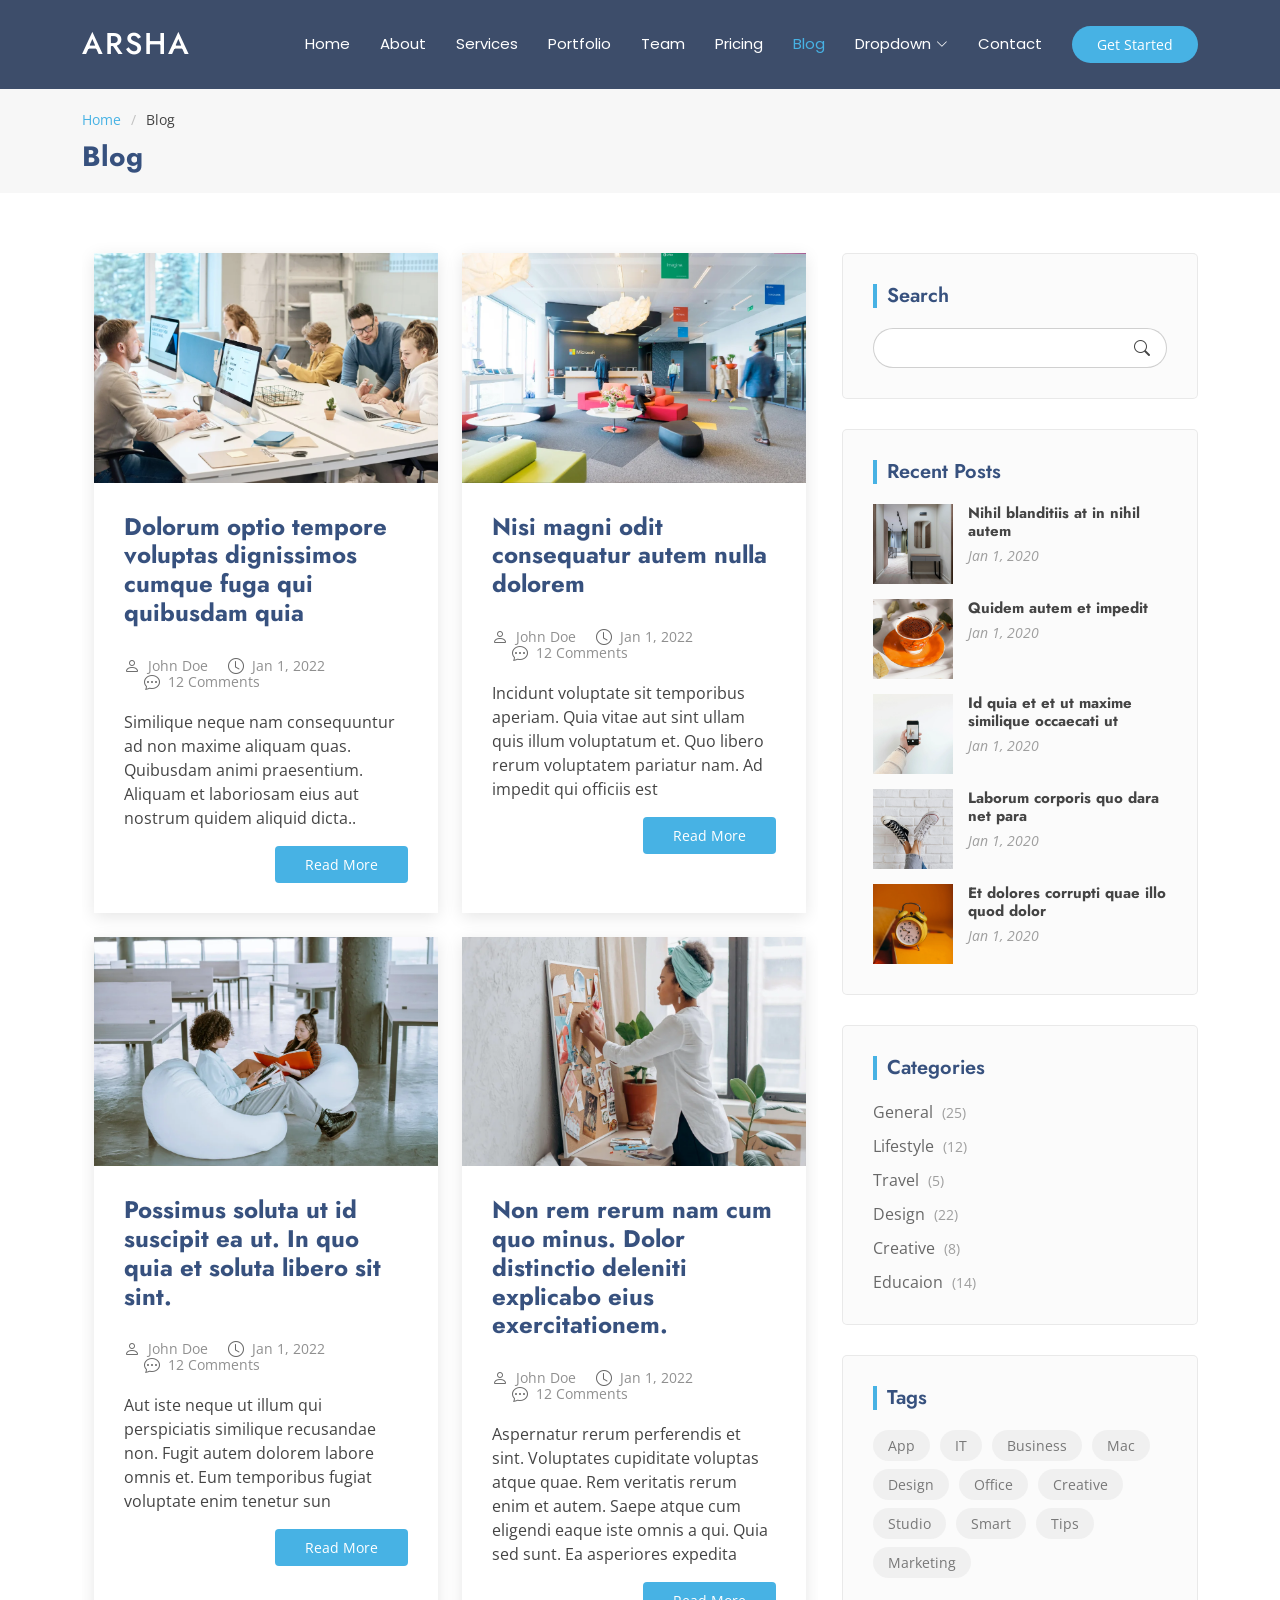
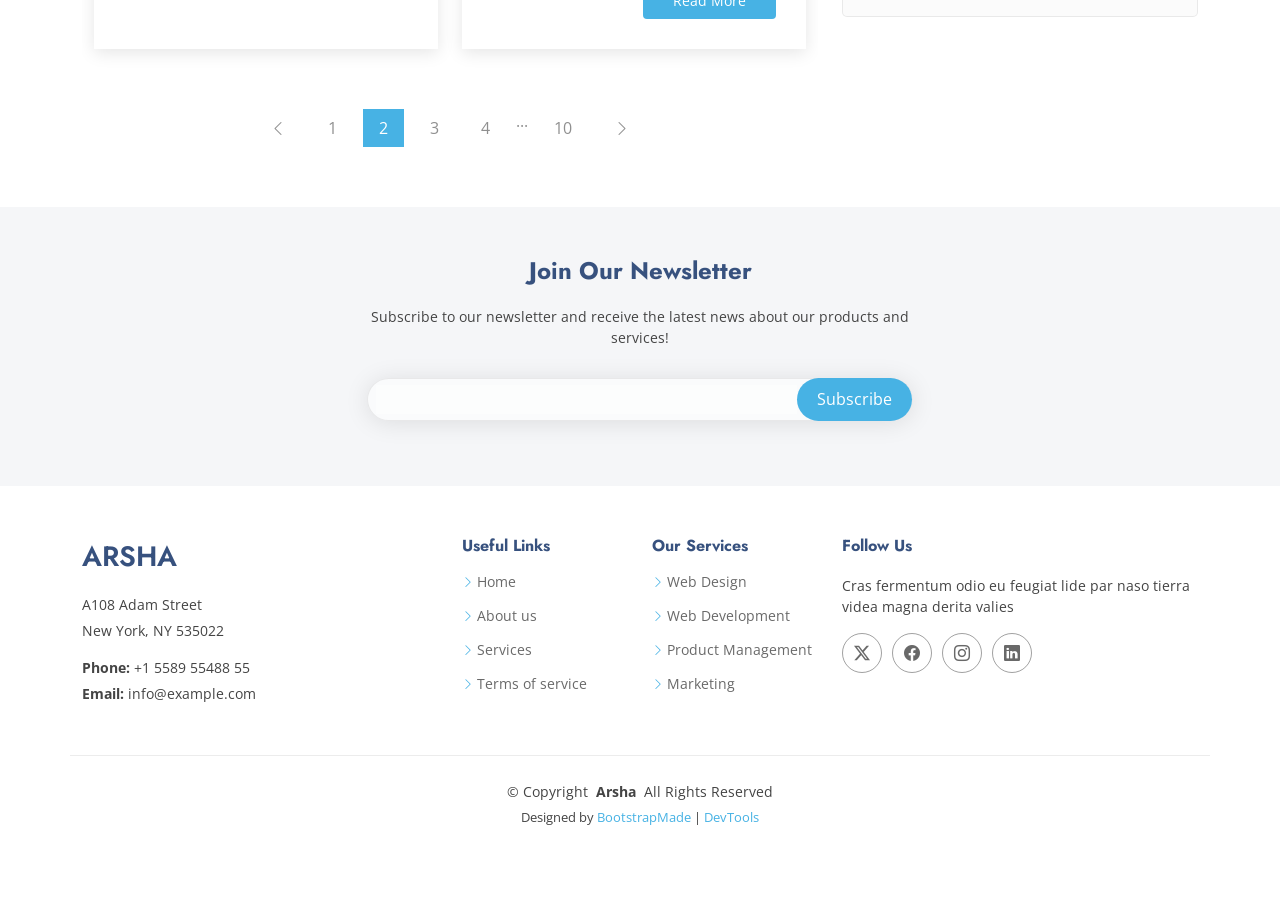
<file: blog.html>
<!DOCTYPE html>
<html lang="en">

<head>
  <meta charset="utf-8">
  <meta content="width=device-width, initial-scale=1.0" name="viewport">
  <title>Blog - Arsha Bootstrap Template</title>
  <meta name="description" content="">
  <meta name="keywords" content="">

  <!-- Favicons -->
  <link href="assets/img/favicon.png" rel="icon">
  <link href="assets/img/apple-touch-icon.png" rel="apple-touch-icon">

  <!-- Fonts -->
  <link href="https://fonts.googleapis.com" rel="preconnect">
  <link href="https://fonts.gstatic.com" rel="preconnect" crossorigin>
  <link href="https://fonts.googleapis.com/css2?family=Open+Sans:ital,wght@0,300;0,400;0,500;0,600;0,700;0,800;1,300;1,400;1,500;1,600;1,700;1,800&family=Poppins:ital,wght@0,100;0,200;0,300;0,400;0,500;0,600;0,700;0,800;0,900;1,100;1,200;1,300;1,400;1,500;1,600;1,700;1,800;1,900&family=Jost:ital,wght@0,100;0,200;0,300;0,400;0,500;0,600;0,700;0,800;0,900;1,100;1,200;1,300;1,400;1,500;1,600;1,700;1,800;1,900&display=swap" rel="stylesheet">

  <!-- Vendor CSS Files -->
  <link href="assets/vendor/bootstrap/css/bootstrap.min.css" rel="stylesheet">
  <link href="assets/vendor/bootstrap-icons/bootstrap-icons.css" rel="stylesheet">
  <link href="assets/vendor/aos/aos.css" rel="stylesheet">
  <link href="assets/vendor/glightbox/css/glightbox.min.css" rel="stylesheet">
  <link href="assets/vendor/swiper/swiper-bundle.min.css" rel="stylesheet">

  <!-- Main CSS File -->
  <link href="assets/css/main.css" rel="stylesheet">

  <!-- =======================================================
  * Template Name: Arsha
  * Template URL: https://bootstrapmade.com/arsha-free-bootstrap-html-template-corporate/
  * Updated: Feb 22 2025 with Bootstrap v5.3.3
  * Author: BootstrapMade.com
  * License: https://bootstrapmade.com/license/
  ======================================================== -->
</head>

<body class="blog-page">

  <header id="header" class="header d-flex align-items-center sticky-top">
    <div class="container-fluid container-xl position-relative d-flex align-items-center">

      <a href="index.html" class="logo d-flex align-items-center me-auto">
        <!-- Uncomment the line below if you also wish to use an image logo -->
        <!-- <img src="assets/img/logo.webp" alt=""> -->
        <h1 class="sitename">Arsha</h1>
      </a>

      <nav id="navmenu" class="navmenu">
        <ul>
          <li><a href="#hero">Home</a></li>
          <li><a href="#about">About</a></li>
          <li><a href="#services">Services</a></li>
          <li><a href="#portfolio">Portfolio</a></li>
          <li><a href="#team">Team</a></li>
          <li><a href="#pricing">Pricing</a></li>
          <li><a href="blog.html" class="active">Blog</a></li>
          <li class="dropdown"><a href="#"><span>Dropdown</span> <i class="bi bi-chevron-down toggle-dropdown"></i></a>
            <ul>
              <li><a href="#">Dropdown 1</a></li>
              <li class="dropdown"><a href="#"><span>Deep Dropdown</span> <i class="bi bi-chevron-down toggle-dropdown"></i></a>
                <ul>
                  <li><a href="#">Deep Dropdown 1</a></li>
                  <li><a href="#">Deep Dropdown 2</a></li>
                  <li><a href="#">Deep Dropdown 3</a></li>
                  <li><a href="#">Deep Dropdown 4</a></li>
                  <li><a href="#">Deep Dropdown 5</a></li>
                </ul>
              </li>
              <li><a href="#">Dropdown 2</a></li>
              <li><a href="#">Dropdown 3</a></li>
              <li><a href="#">Dropdown 4</a></li>
            </ul>
          </li>
          <li><a href="#contact">Contact</a></li>
        </ul>
        <i class="mobile-nav-toggle d-xl-none bi bi-list"></i>
      </nav>

      <a class="btn-getstarted" href="#about">Get Started</a>

    </div>
  </header>

  <main class="main">

    <!-- Page Title -->
    <div class="page-title" data-aos="fade">
      <div class="container">
        <nav class="breadcrumbs">
          <ol>
            <li><a href="index.html">Home</a></li>
            <li class="current">Blog</li>
          </ol>
        </nav>
        <h1>Blog</h1>
      </div>
    </div><!-- End Page Title -->

    <div class="container">
      <div class="row">

        <div class="col-lg-8">

          <!-- Blog Posts Section -->
          <section id="blog-posts" class="blog-posts section">

            <div class="container" data-aos="fade-up" data-aos-delay="100">

              <div class="row gy-4">

                <div class="col-lg-6">
                  <article>

                    <div class="post-img">
                      <img src="assets/img/blog/blog-post-1.webp" alt="" class="img-fluid">
                    </div>

                    <h2 class="title">
                      <a href="blog-details.html">Dolorum optio tempore voluptas dignissimos cumque fuga qui quibusdam quia</a>
                    </h2>

                    <div class="meta-top">
                      <ul>
                        <li class="d-flex align-items-center"><i class="bi bi-person"></i> <a href="blog-details.html">John Doe</a></li>
                        <li class="d-flex align-items-center"><i class="bi bi-clock"></i> <a href="blog-details.html"><time datetime="2022-01-01">Jan 1, 2022</time></a></li>
                        <li class="d-flex align-items-center"><i class="bi bi-chat-dots"></i> <a href="blog-details.html">12 Comments</a></li>
                      </ul>
                    </div>

                    <div class="content">
                      <p>
                        Similique neque nam consequuntur ad non maxime aliquam quas. Quibusdam animi praesentium. Aliquam et laboriosam eius aut nostrum quidem aliquid dicta..
                      </p>

                      <div class="read-more">
                        <a href="blog-details.html">Read More</a>
                      </div>
                    </div>

                  </article>
                </div><!-- End post list item -->

                <div class="col-lg-6">

                  <article>

                    <div class="post-img">
                      <img src="assets/img/blog/blog-post-2.webp" alt="" class="img-fluid">
                    </div>

                    <h2 class="title">
                      <a href="blog-details.html">Nisi magni odit consequatur autem nulla dolorem</a>
                    </h2>

                    <div class="meta-top">
                      <ul>
                        <li class="d-flex align-items-center"><i class="bi bi-person"></i> <a href="blog-details.html">John Doe</a></li>
                        <li class="d-flex align-items-center"><i class="bi bi-clock"></i> <a href="blog-details.html"><time datetime="2022-01-01">Jan 1, 2022</time></a></li>
                        <li class="d-flex align-items-center"><i class="bi bi-chat-dots"></i> <a href="blog-details.html">12 Comments</a></li>
                      </ul>
                    </div>

                    <div class="content">
                      <p>
                        Incidunt voluptate sit temporibus aperiam. Quia vitae aut sint ullam quis illum voluptatum et. Quo libero rerum voluptatem pariatur nam.
                        Ad impedit qui officiis est</p>
                      <div class="read-more">
                        <a href="blog-details.html">Read More</a>
                      </div>
                    </div>

                  </article>

                </div><!-- End post list item -->

                <div class="col-lg-6">

                  <article>

                    <div class="post-img">
                      <img src="assets/img/blog/blog-post-3.webp" alt="" class="img-fluid">
                    </div>

                    <h2 class="title">
                      <a href="blog-details.html">Possimus soluta ut id suscipit ea ut. In quo quia et soluta libero sit sint.</a>
                    </h2>

                    <div class="meta-top">
                      <ul>
                        <li class="d-flex align-items-center"><i class="bi bi-person"></i> <a href="blog-details.html">John Doe</a></li>
                        <li class="d-flex align-items-center"><i class="bi bi-clock"></i> <a href="blog-details.html"><time datetime="2022-01-01">Jan 1, 2022</time></a></li>
                        <li class="d-flex align-items-center"><i class="bi bi-chat-dots"></i> <a href="blog-details.html">12 Comments</a></li>
                      </ul>
                    </div>

                    <div class="content">
                      <p>
                        Aut iste neque ut illum qui perspiciatis similique recusandae non. Fugit autem dolorem labore omnis et. Eum temporibus fugiat voluptate enim tenetur sun</p>
                      <div class="read-more">
                        <a href="blog-details.html">Read More</a>
                      </div>
                    </div>

                  </article>

                </div><!-- End post list item -->

                <div class="col-lg-6">

                  <article>

                    <div class="post-img">
                      <img src="assets/img/blog/blog-post-4.webp" alt="" class="img-fluid">
                    </div>

                    <h2 class="title">
                      <a href="blog-details.html">Non rem rerum nam cum quo minus. Dolor distinctio deleniti explicabo eius exercitationem.</a>
                    </h2>

                    <div class="meta-top">
                      <ul>
                        <li class="d-flex align-items-center"><i class="bi bi-person"></i> <a href="blog-details.html">John Doe</a></li>
                        <li class="d-flex align-items-center"><i class="bi bi-clock"></i> <a href="blog-details.html"><time datetime="2022-01-01">Jan 1, 2022</time></a></li>
                        <li class="d-flex align-items-center"><i class="bi bi-chat-dots"></i> <a href="blog-details.html">12 Comments</a></li>
                      </ul>
                    </div>

                    <div class="content">
                      <p>
                        Aspernatur rerum perferendis et sint. Voluptates cupiditate voluptas atque quae. Rem veritatis rerum enim et autem. Saepe atque cum eligendi eaque iste omnis a qui.
                        Quia sed sunt. Ea asperiores expedita <br></p>
                      <div class="read-more">
                        <a href="blog-details.html">Read More</a>
                      </div>
                    </div>

                  </article>

                </div><!-- End post list item -->

              </div><!-- End blog posts list -->

            </div>

          </section><!-- /Blog Posts Section -->

          <!-- Pagination 2 Section -->
          <section id="pagination-2" class="pagination-2 section">

            <div class="container">
              <div class="d-flex justify-content-center">
                <ul>
                  <li><a href="#"><i class="bi bi-chevron-left"></i></a></li>
                  <li><a href="#">1</a></li>
                  <li><a href="#" class="active">2</a></li>
                  <li><a href="#">3</a></li>
                  <li><a href="#">4</a></li>
                  <li>...</li>
                  <li><a href="#">10</a></li>
                  <li><a href="#"><i class="bi bi-chevron-right"></i></a></li>
                </ul>
              </div>
            </div>

          </section><!-- /Pagination 2 Section -->

        </div>

        <div class="col-lg-4 sidebar">

          <div class="widgets-container" data-aos="fade-up" data-aos-delay="200">

            <!-- Search Widget -->
            <div class="search-widget widget-item">

              <h3 class="widget-title">Search</h3>
              <form action="">
                <input type="text">
                <button type="submit" title="Search"><i class="bi bi-search"></i></button>
              </form>

            </div><!--/Search Widget -->

            <!-- Recent Posts Widget -->
            <div class="recent-posts-widget widget-item">

              <h3 class="widget-title">Recent Posts</h3>

              <div class="post-item">
                <img src="assets/img/blog/blog-post-square-1.webp" alt="" class="flex-shrink-0">
                <div>
                  <h4><a href="blog-details.html">Nihil blanditiis at in nihil autem</a></h4>
                  <time datetime="2020-01-01">Jan 1, 2020</time>
                </div>
              </div><!-- End recent post item-->

              <div class="post-item">
                <img src="assets/img/blog/blog-post-square-2.webp" alt="" class="flex-shrink-0">
                <div>
                  <h4><a href="blog-details.html">Quidem autem et impedit</a></h4>
                  <time datetime="2020-01-01">Jan 1, 2020</time>
                </div>
              </div><!-- End recent post item-->

              <div class="post-item">
                <img src="assets/img/blog/blog-post-square-3.webp" alt="" class="flex-shrink-0">
                <div>
                  <h4><a href="blog-details.html">Id quia et et ut maxime similique occaecati ut</a></h4>
                  <time datetime="2020-01-01">Jan 1, 2020</time>
                </div>
              </div><!-- End recent post item-->

              <div class="post-item">
                <img src="assets/img/blog/blog-post-square-4.webp" alt="" class="flex-shrink-0">
                <div>
                  <h4><a href="blog-details.html">Laborum corporis quo dara net para</a></h4>
                  <time datetime="2020-01-01">Jan 1, 2020</time>
                </div>
              </div><!-- End recent post item-->

              <div class="post-item">
                <img src="assets/img/blog/blog-post-square-5.webp" alt="" class="flex-shrink-0">
                <div>
                  <h4><a href="blog-details.html">Et dolores corrupti quae illo quod dolor</a></h4>
                  <time datetime="2020-01-01">Jan 1, 2020</time>
                </div>
              </div><!-- End recent post item-->

            </div><!--/Recent Posts Widget -->

            <!-- Categories Widget -->
            <div class="categories-widget widget-item">

              <h3 class="widget-title">Categories</h3>
              <ul class="mt-3">
                <li><a href="#">General <span>(25)</span></a></li>
                <li><a href="#">Lifestyle <span>(12)</span></a></li>
                <li><a href="#">Travel <span>(5)</span></a></li>
                <li><a href="#">Design <span>(22)</span></a></li>
                <li><a href="#">Creative <span>(8)</span></a></li>
                <li><a href="#">Educaion <span>(14)</span></a></li>
              </ul>

            </div><!--/Categories Widget -->

            <!-- Tags Widget -->
            <div class="tags-widget widget-item">

              <h3 class="widget-title">Tags</h3>
              <ul>
                <li><a href="#">App</a></li>
                <li><a href="#">IT</a></li>
                <li><a href="#">Business</a></li>
                <li><a href="#">Mac</a></li>
                <li><a href="#">Design</a></li>
                <li><a href="#">Office</a></li>
                <li><a href="#">Creative</a></li>
                <li><a href="#">Studio</a></li>
                <li><a href="#">Smart</a></li>
                <li><a href="#">Tips</a></li>
                <li><a href="#">Marketing</a></li>
              </ul>

            </div><!--/Tags Widget -->

          </div>

        </div>

      </div>
    </div>

  </main>

  <footer id="footer" class="footer">

    <div class="footer-newsletter">
      <div class="container">
        <div class="row justify-content-center text-center">
          <div class="col-lg-6">
            <h4>Join Our Newsletter</h4>
            <p>Subscribe to our newsletter and receive the latest news about our products and services!</p>
            <form action="forms/newsletter.php" method="post" class="php-email-form">
              <div class="newsletter-form"><input type="email" name="email"><input type="submit" value="Subscribe"></div>
              <div class="loading">Loading</div>
              <div class="error-message"></div>
              <div class="sent-message">Your subscription request has been sent. Thank you!</div>
            </form>
          </div>
        </div>
      </div>
    </div>

    <div class="container footer-top">
      <div class="row gy-4">
        <div class="col-lg-4 col-md-6 footer-about">
          <a href="index.html" class="d-flex align-items-center">
            <span class="sitename">Arsha</span>
          </a>
          <div class="footer-contact pt-3">
            <p>A108 Adam Street</p>
            <p>New York, NY 535022</p>
            <p class="mt-3"><strong>Phone:</strong> <span>+1 5589 55488 55</span></p>
            <p><strong>Email:</strong> <span>info@example.com</span></p>
          </div>
        </div>

        <div class="col-lg-2 col-md-3 footer-links">
          <h4>Useful Links</h4>
          <ul>
            <li><i class="bi bi-chevron-right"></i> <a href="#">Home</a></li>
            <li><i class="bi bi-chevron-right"></i> <a href="#">About us</a></li>
            <li><i class="bi bi-chevron-right"></i> <a href="#">Services</a></li>
            <li><i class="bi bi-chevron-right"></i> <a href="#">Terms of service</a></li>
          </ul>
        </div>

        <div class="col-lg-2 col-md-3 footer-links">
          <h4>Our Services</h4>
          <ul>
            <li><i class="bi bi-chevron-right"></i> <a href="#">Web Design</a></li>
            <li><i class="bi bi-chevron-right"></i> <a href="#">Web Development</a></li>
            <li><i class="bi bi-chevron-right"></i> <a href="#">Product Management</a></li>
            <li><i class="bi bi-chevron-right"></i> <a href="#">Marketing</a></li>
          </ul>
        </div>

        <div class="col-lg-4 col-md-12">
          <h4>Follow Us</h4>
          <p>Cras fermentum odio eu feugiat lide par naso tierra videa magna derita valies</p>
          <div class="social-links d-flex">
            <a href=""><i class="bi bi-twitter-x"></i></a>
            <a href=""><i class="bi bi-facebook"></i></a>
            <a href=""><i class="bi bi-instagram"></i></a>
            <a href=""><i class="bi bi-linkedin"></i></a>
          </div>
        </div>

      </div>
    </div>

    <div class="container copyright text-center mt-4">
      <p>© <span>Copyright</span> <strong class="px-1 sitename">Arsha</strong> <span>All Rights Reserved</span></p>
      <div class="credits">
        <!-- All the links in the footer should remain intact. -->
        <!-- You can delete the links only if you've purchased the pro version. -->
        <!-- Licensing information: https://bootstrapmade.com/license/ -->
        <!-- Purchase the pro version with working PHP/AJAX contact form: [buy-url] -->
        Designed by <a href="https://bootstrapmade.com/">BootstrapMade</a> | <a href="https://bootstrapmade.com/tools/">DevTools</a>
      </div>
    </div>

  </footer>

  <!-- Scroll Top -->
  <a href="#" id="scroll-top" class="scroll-top d-flex align-items-center justify-content-center"><i class="bi bi-arrow-up-short"></i></a>

  <!-- Preloader -->
  <div id="preloader"></div>

  <!-- Vendor JS Files -->
  <script src="assets/vendor/bootstrap/js/bootstrap.bundle.min.js"></script>
  <script src="assets/vendor/php-email-form/validate.js"></script>
  <script src="assets/vendor/aos/aos.js"></script>
  <script src="assets/vendor/glightbox/js/glightbox.min.js"></script>
  <script src="assets/vendor/swiper/swiper-bundle.min.js"></script>
  <script src="assets/vendor/waypoints/noframework.waypoints.js"></script>
  <script src="assets/vendor/imagesloaded/imagesloaded.pkgd.min.js"></script>
  <script src="assets/vendor/isotope-layout/isotope.pkgd.min.js"></script>

  <!-- Main JS File -->
  <script src="assets/js/main.js"></script>

</body>

</html>
</file>
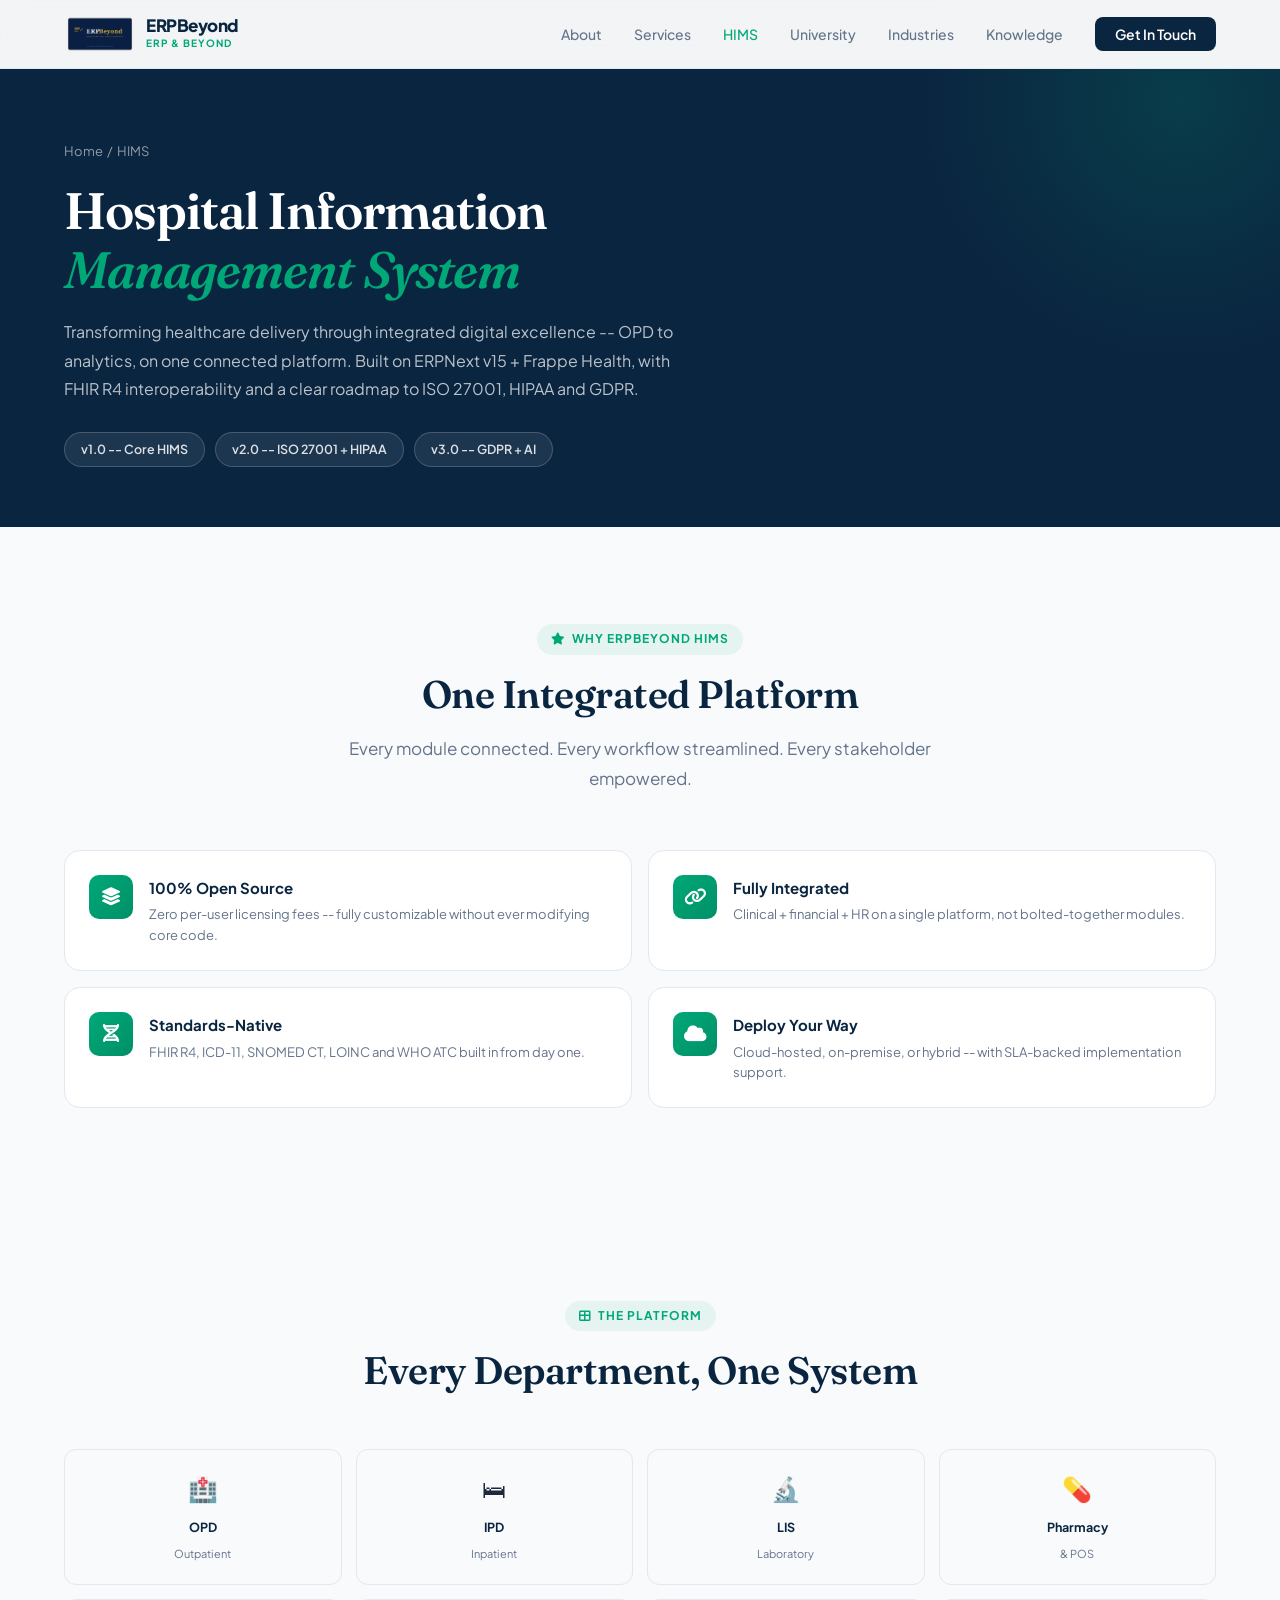
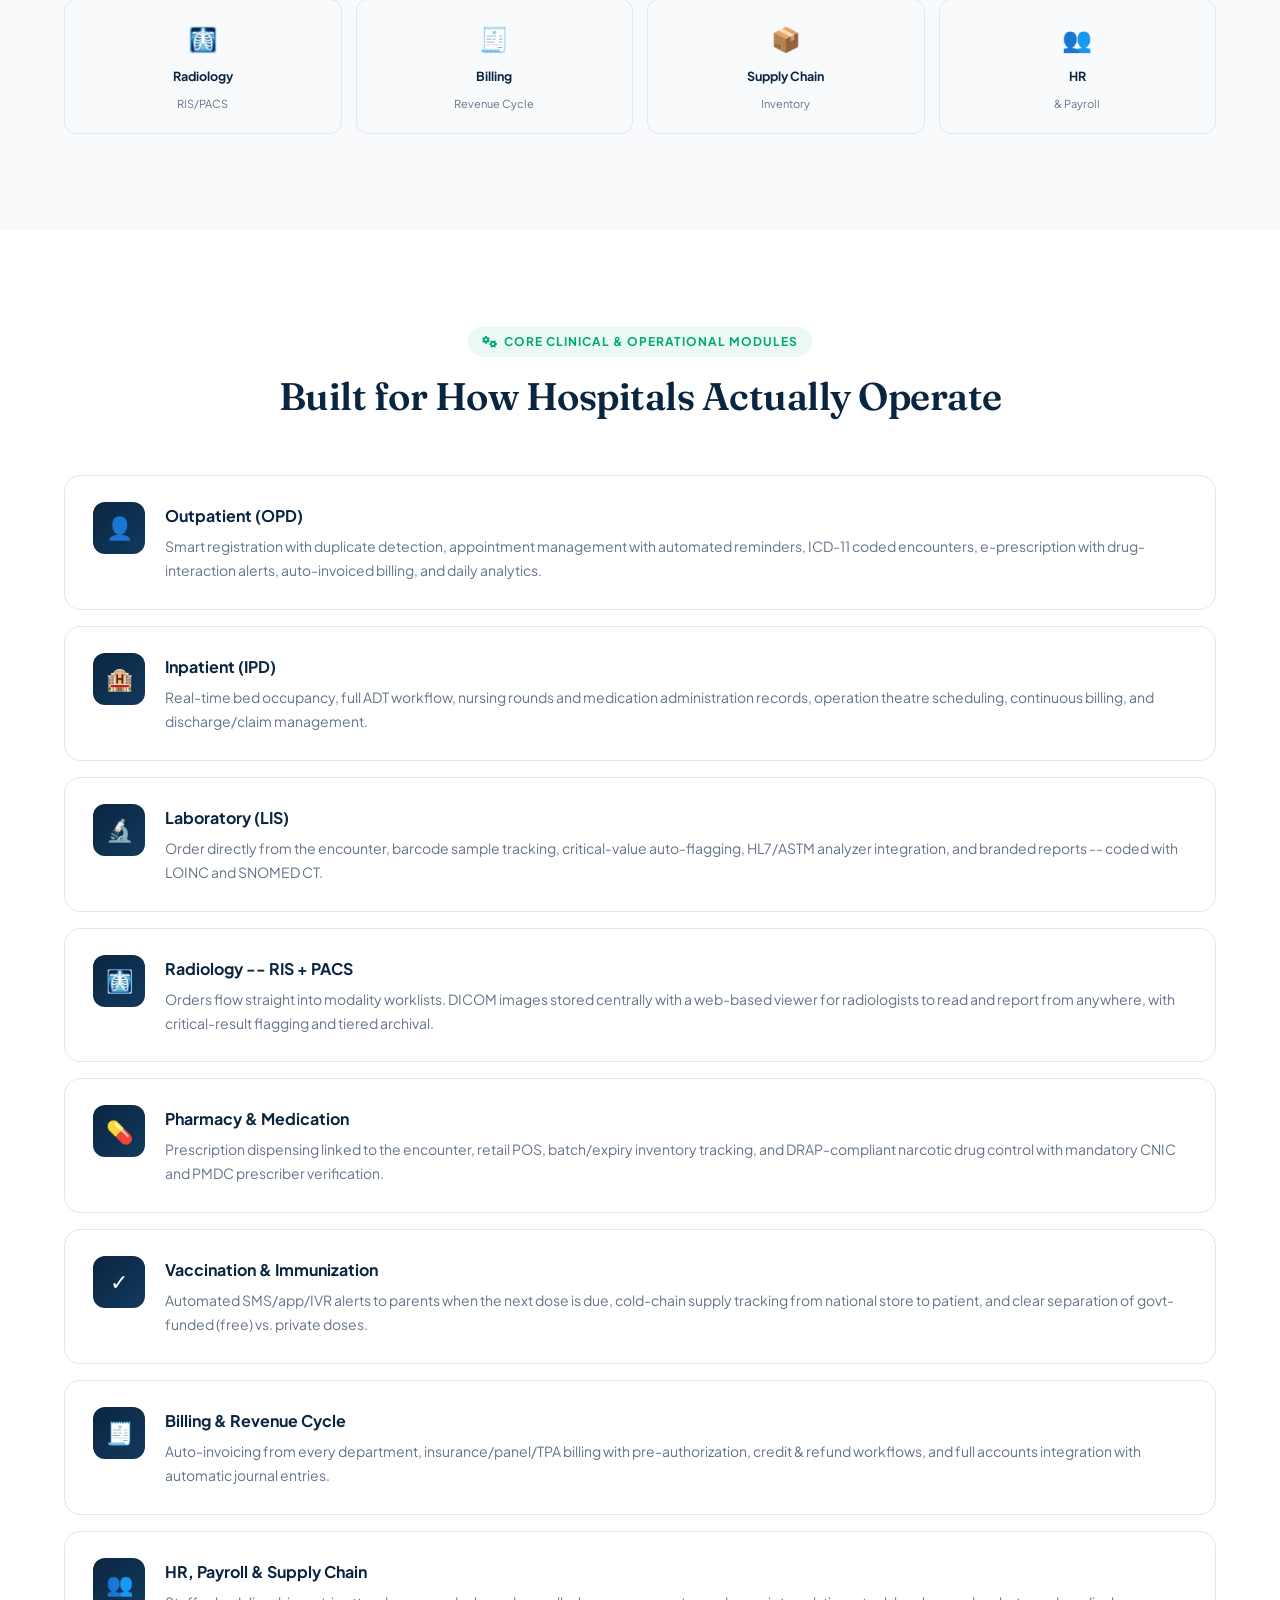
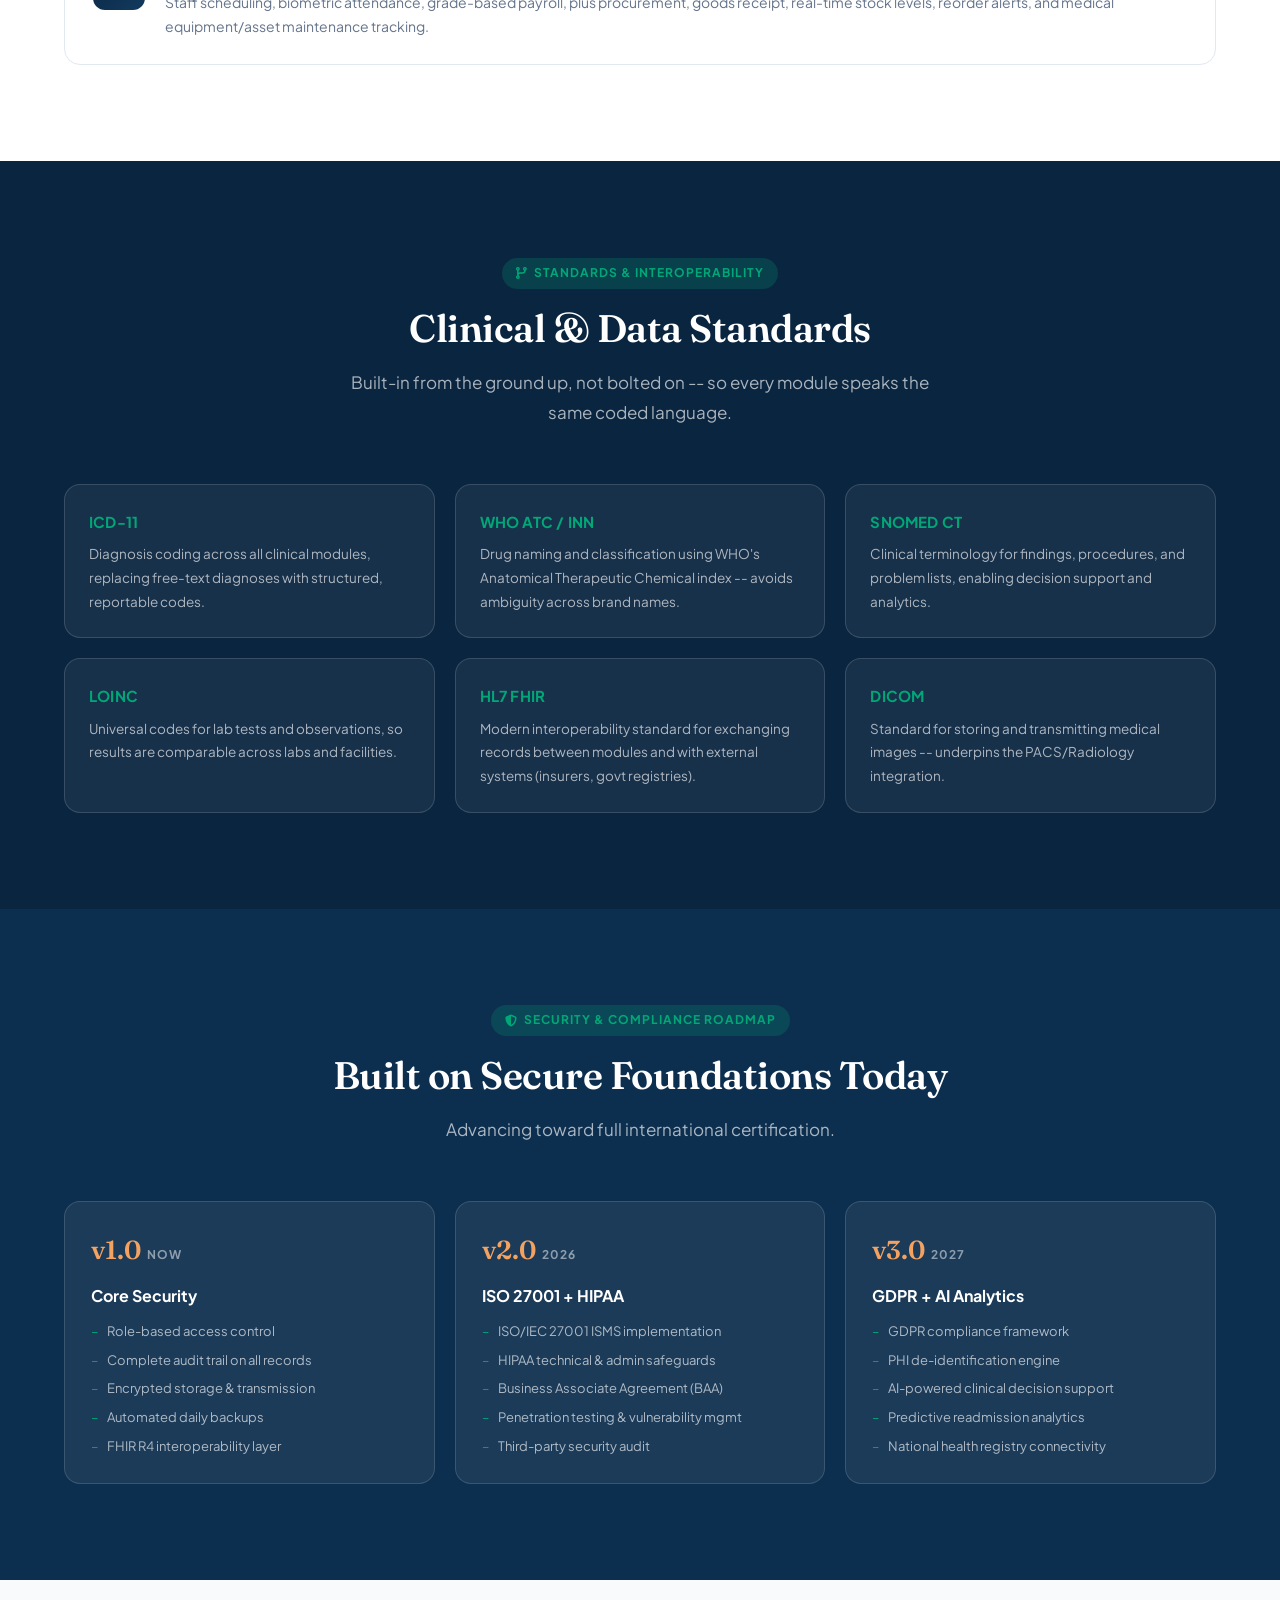
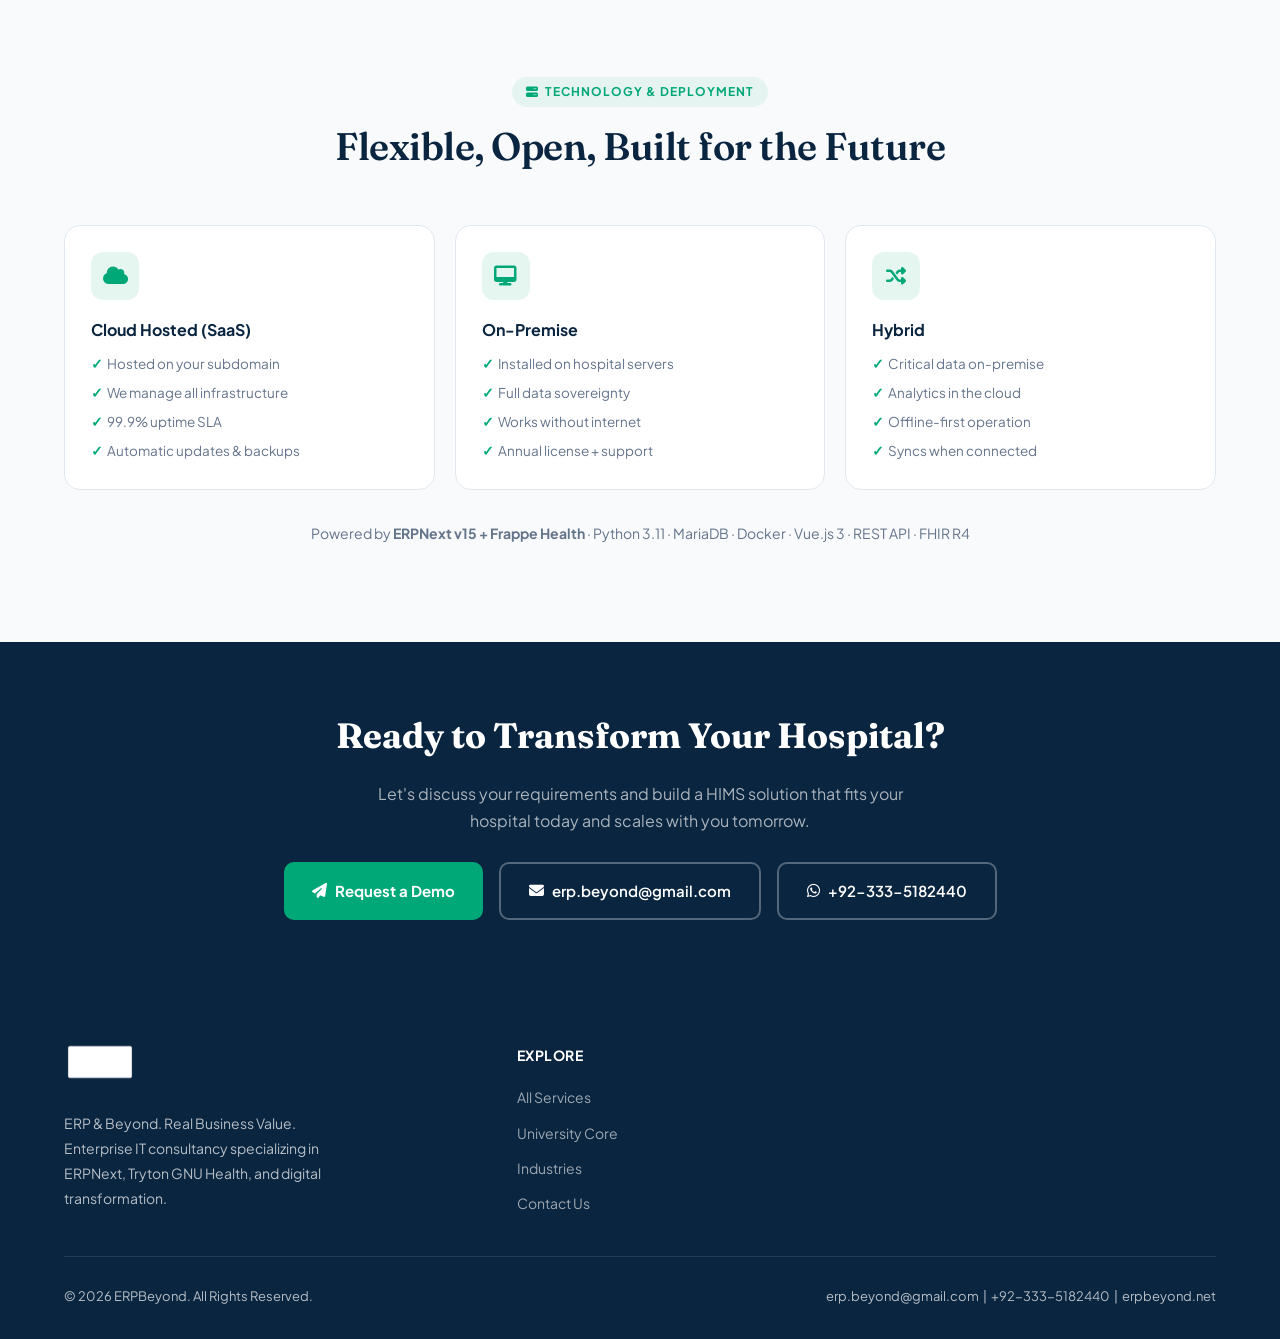
<file: hims.html>
<!DOCTYPE html>
<html lang="en">
<head>
<meta charset="UTF-8">
<meta name="viewport" content="width=device-width, initial-scale=1.0">
<meta name="description" content="ERPBeyond HIMS -- Hospital Information Management System built on ERPNext v15 + Frappe Health. OPD, IPD, Laboratory, Radiology/PACS, Pharmacy, Vaccination, Billing, HR & Supply Chain, with ICD-11, SNOMED CT, LOINC and HL7 FHIR built in.">
<meta name="keywords" content="HIMS, Hospital Information Management System, ERPNext, Frappe Health, PACS, Radiology, Laboratory, LIS, Pharmacy, Vaccination, FHIR, ICD-11">
<title>HIMS -- Hospital Information Management System | ERPBeyond</title>
<link href="https://fonts.googleapis.com/css2?family=Plus+Jakarta+Sans:wght@300;400;500;600;700;800&family=Fraunces:ital,wght@0,300;0,600;1,300&display=swap" rel="stylesheet">
<link rel="stylesheet" href="https://cdnjs.cloudflare.com/ajax/libs/font-awesome/6.5.0/css/all.min.css">
<link rel="stylesheet" href="assets/css/site.css">
</head>
<body>

<!-- NAV -->
<nav>
  <div class="nav-inner">
    <a href="index.html" class="nav-logo">
      <img src="assets/img/ERPBeyond_logo.png" alt="ERPBeyond" onerror="this.style.display='none'">
      <div>
        <div style="font-weight:800;font-size:17px;color:var(--primary);letter-spacing:-0.5px;line-height:1.1">ERPBeyond</div>
        <div style="font-size:10px;color:var(--accent);font-weight:700;letter-spacing:1px;text-transform:uppercase">ERP & Beyond</div>
      </div>
    </a>
    <ul class="nav-links">
      <li><a href="index.html#about">About</a></li>
      <li><a href="index.html#services">Services</a></li>
      <li><a href="hims.html" style="color:var(--accent)">HIMS</a></li>
      <li><a href="university.html">University</a></li>
      <li><a href="index.html#industries">Industries</a></li>
      <li><a href="index.html#knowledge">Knowledge</a></li>
      <li><a href="index.html#contact" class="nav-cta">Get In Touch</a></li>
    </ul>
    <button class="hamburger" onclick="toggleMenu()" aria-label="Menu">
      <span></span><span></span><span></span>
    </button>
  </div>
</nav>
<div class="mobile-menu" id="mobileMenu">
  <a href="index.html#about">About</a>
  <a href="index.html#services">Services</a>
  <a href="hims.html">HIMS</a>
  <a href="university.html">University</a>
  <a href="index.html#industries">Industries</a>
  <a href="index.html#knowledge">Knowledge Hub</a>
  <a href="index.html#contact">Get In Touch</a>
</div>

<!-- PAGE HERO -->
<section class="page-hero">
  <div class="page-hero-inner">
    <div class="breadcrumb"><a href="index.html">Home</a> &nbsp;/&nbsp; HIMS</div>
    <h1>Hospital Information<br><em>Management System</em></h1>
    <p>Transforming healthcare delivery through integrated digital excellence -- OPD to analytics, on one connected platform. Built on ERPNext v15 + Frappe Health, with FHIR R4 interoperability and a clear roadmap to ISO 27001, HIPAA and GDPR.</p>
    <div class="page-hero-pills">
      <span>v1.0 -- Core HIMS</span>
      <span>v2.0 -- ISO 27001 + HIPAA</span>
      <span>v3.0 -- GDPR + AI</span>
    </div>
  </div>
</section>

<!-- WHY / DIFFERENTIATORS -->
<section class="about">
  <div class="section-inner">
    <div class="section-header center">
      <div class="section-tag"><i class="fas fa-star"></i> Why ERPBeyond HIMS</div>
      <h2 class="section-title">One Integrated Platform</h2>
      <p class="section-sub" style="margin:0 auto">Every module connected. Every workflow streamlined. Every stakeholder empowered.</p>
    </div>
    <div class="about-highlights" style="grid-template-columns:repeat(2,1fr);display:grid;gap:16px">
      <div class="highlight-card">
        <div class="highlight-icon"><i class="fas fa-layer-group"></i></div>
        <div><h4>100% Open Source</h4><p>Zero per-user licensing fees -- fully customizable without ever modifying core code.</p></div>
      </div>
      <div class="highlight-card">
        <div class="highlight-icon"><i class="fas fa-link"></i></div>
        <div><h4>Fully Integrated</h4><p>Clinical + financial + HR on a single platform, not bolted-together modules.</p></div>
      </div>
      <div class="highlight-card">
        <div class="highlight-icon"><i class="fas fa-dna"></i></div>
        <div><h4>Standards-Native</h4><p>FHIR R4, ICD-11, SNOMED CT, LOINC and WHO ATC built in from day one.</p></div>
      </div>
      <div class="highlight-card">
        <div class="highlight-icon"><i class="fas fa-cloud"></i></div>
        <div><h4>Deploy Your Way</h4><p>Cloud-hosted, on-premise, or hybrid -- with SLA-backed implementation support.</p></div>
      </div>
    </div>
  </div>
</section>

<!-- PLATFORM MODULE GRID -->
<section style="background:var(--light)">
  <div class="section-inner">
    <div class="section-header center">
      <div class="section-tag"><i class="fas fa-th-large"></i> The Platform</div>
      <h2 class="section-title">Every Department, One System</h2>
    </div>
    <div class="mini-grid">
      <div class="mini-card"><div class="mi-icon">🏥</div><h5>OPD</h5><span>Outpatient</span></div>
      <div class="mini-card"><div class="mi-icon">🛏</div><h5>IPD</h5><span>Inpatient</span></div>
      <div class="mini-card"><div class="mi-icon">🔬</div><h5>LIS</h5><span>Laboratory</span></div>
      <div class="mini-card"><div class="mi-icon">💊</div><h5>Pharmacy</h5><span>& POS</span></div>
      <div class="mini-card"><div class="mi-icon">🩻</div><h5>Radiology</h5><span>RIS/PACS</span></div>
      <div class="mini-card"><div class="mi-icon">🧾</div><h5>Billing</h5><span>Revenue Cycle</span></div>
      <div class="mini-card"><div class="mi-icon">📦</div><h5>Supply Chain</h5><span>Inventory</span></div>
      <div class="mini-card"><div class="mi-icon">👥</div><h5>HR</h5><span>& Payroll</span></div>
    </div>
  </div>
</section>

<!-- CORE MODULES -->
<section>
  <div class="section-inner">
    <div class="section-header center">
      <div class="section-tag"><i class="fas fa-cogs"></i> Core Clinical & Operational Modules</div>
      <h2 class="section-title">Built for How Hospitals Actually Operate</h2>
    </div>
    <div class="module-list">
      <div class="module-row">
        <div class="m-icon">👤</div>
        <div>
          <h4>Outpatient (OPD)</h4>
          <p>Smart registration with duplicate detection, appointment management with automated reminders, ICD-11 coded encounters, e-prescription with drug-interaction alerts, auto-invoiced billing, and daily analytics.</p>
        </div>
      </div>
      <div class="module-row">
        <div class="m-icon">🏨</div>
        <div>
          <h4>Inpatient (IPD)</h4>
          <p>Real-time bed occupancy, full ADT workflow, nursing rounds and medication administration records, operation theatre scheduling, continuous billing, and discharge/claim management.</p>
        </div>
      </div>
      <div class="module-row">
        <div class="m-icon">🔬</div>
        <div>
          <h4>Laboratory (LIS)</h4>
          <p>Order directly from the encounter, barcode sample tracking, critical-value auto-flagging, HL7/ASTM analyzer integration, and branded reports -- coded with LOINC and SNOMED CT.</p>
        </div>
      </div>
      <div class="module-row">
        <div class="m-icon">🩻</div>
        <div>
          <h4>Radiology -- RIS + PACS</h4>
          <p>Orders flow straight into modality worklists. DICOM images stored centrally with a web-based viewer for radiologists to read and report from anywhere, with critical-result flagging and tiered archival.</p>
        </div>
      </div>
      <div class="module-row">
        <div class="m-icon">💊</div>
        <div>
          <h4>Pharmacy & Medication</h4>
          <p>Prescription dispensing linked to the encounter, retail POS, batch/expiry inventory tracking, and DRAP-compliant narcotic drug control with mandatory CNIC and PMDC prescriber verification.</p>
        </div>
      </div>
      <div class="module-row">
        <div class="m-icon">✓</div>
        <div>
          <h4>Vaccination & Immunization</h4>
          <p>Automated SMS/app/IVR alerts to parents when the next dose is due, cold-chain supply tracking from national store to patient, and clear separation of govt-funded (free) vs. private doses.</p>
        </div>
      </div>
      <div class="module-row">
        <div class="m-icon">🧾</div>
        <div>
          <h4>Billing & Revenue Cycle</h4>
          <p>Auto-invoicing from every department, insurance/panel/TPA billing with pre-authorization, credit & refund workflows, and full accounts integration with automatic journal entries.</p>
        </div>
      </div>
      <div class="module-row">
        <div class="m-icon">👥</div>
        <div>
          <h4>HR, Payroll & Supply Chain</h4>
          <p>Staff scheduling, biometric attendance, grade-based payroll, plus procurement, goods receipt, real-time stock levels, reorder alerts, and medical equipment/asset maintenance tracking.</p>
        </div>
      </div>
    </div>
  </div>
</section>

<!-- CLINICAL & DATA STANDARDS -->
<section style="background:var(--primary)">
  <div class="section-inner">
    <div class="section-header center">
      <div class="section-tag" style="background:rgba(0,168,120,0.2);color:var(--accent)"><i class="fas fa-code-branch"></i> Standards & Interoperability</div>
      <h2 class="section-title" style="color:var(--white)">Clinical & Data Standards</h2>
      <p class="section-sub" style="color:rgba(255,255,255,0.65);margin:0 auto">Built-in from the ground up, not bolted on -- so every module speaks the same coded language.</p>
    </div>
    <div class="standards-grid">
      <div class="standard-card" style="background:rgba(255,255,255,0.06);border-color:rgba(255,255,255,0.14)">
        <h4>ICD-11</h4>
        <p style="color:rgba(255,255,255,0.65)">Diagnosis coding across all clinical modules, replacing free-text diagnoses with structured, reportable codes.</p>
      </div>
      <div class="standard-card" style="background:rgba(255,255,255,0.06);border-color:rgba(255,255,255,0.14)">
        <h4>WHO ATC / INN</h4>
        <p style="color:rgba(255,255,255,0.65)">Drug naming and classification using WHO's Anatomical Therapeutic Chemical index -- avoids ambiguity across brand names.</p>
      </div>
      <div class="standard-card" style="background:rgba(255,255,255,0.06);border-color:rgba(255,255,255,0.14)">
        <h4>SNOMED CT</h4>
        <p style="color:rgba(255,255,255,0.65)">Clinical terminology for findings, procedures, and problem lists, enabling decision support and analytics.</p>
      </div>
      <div class="standard-card" style="background:rgba(255,255,255,0.06);border-color:rgba(255,255,255,0.14)">
        <h4>LOINC</h4>
        <p style="color:rgba(255,255,255,0.65)">Universal codes for lab tests and observations, so results are comparable across labs and facilities.</p>
      </div>
      <div class="standard-card" style="background:rgba(255,255,255,0.06);border-color:rgba(255,255,255,0.14)">
        <h4>HL7 FHIR</h4>
        <p style="color:rgba(255,255,255,0.65)">Modern interoperability standard for exchanging records between modules and with external systems (insurers, govt registries).</p>
      </div>
      <div class="standard-card" style="background:rgba(255,255,255,0.06);border-color:rgba(255,255,255,0.14)">
        <h4>DICOM</h4>
        <p style="color:rgba(255,255,255,0.65)">Standard for storing and transmitting medical images -- underpins the PACS/Radiology integration.</p>
      </div>
    </div>
  </div>
</section>

<!-- SECURITY & COMPLIANCE ROADMAP -->
<section style="background:#0d2f4f">
  <div class="section-inner">
    <div class="section-header center">
      <div class="section-tag" style="background:rgba(0,168,120,0.2);color:var(--accent)"><i class="fas fa-shield-alt"></i> Security & Compliance Roadmap</div>
      <h2 class="section-title" style="color:var(--white)">Built on Secure Foundations Today</h2>
      <p class="section-sub" style="color:rgba(255,255,255,0.65);margin:0 auto">Advancing toward full international certification.</p>
    </div>
    <div class="roadmap-grid">
      <div class="roadmap-card">
        <span class="rc-version">v1.0</span><span class="rc-year">Now</span>
        <h4>Core Security</h4>
        <ul>
          <li>Role-based access control</li>
          <li>Complete audit trail on all records</li>
          <li>Encrypted storage & transmission</li>
          <li>Automated daily backups</li>
          <li>FHIR R4 interoperability layer</li>
        </ul>
      </div>
      <div class="roadmap-card">
        <span class="rc-version">v2.0</span><span class="rc-year">2026</span>
        <h4>ISO 27001 + HIPAA</h4>
        <ul>
          <li>ISO/IEC 27001 ISMS implementation</li>
          <li>HIPAA technical & admin safeguards</li>
          <li>Business Associate Agreement (BAA)</li>
          <li>Penetration testing & vulnerability mgmt</li>
          <li>Third-party security audit</li>
        </ul>
      </div>
      <div class="roadmap-card">
        <span class="rc-version">v3.0</span><span class="rc-year">2027</span>
        <h4>GDPR + AI Analytics</h4>
        <ul>
          <li>GDPR compliance framework</li>
          <li>PHI de-identification engine</li>
          <li>AI-powered clinical decision support</li>
          <li>Predictive readmission analytics</li>
          <li>National health registry connectivity</li>
        </ul>
      </div>
    </div>
  </div>
</section>

<!-- DEPLOYMENT OPTIONS -->
<section style="background:var(--light)">
  <div class="section-inner">
    <div class="section-header center">
      <div class="section-tag"><i class="fas fa-server"></i> Technology & Deployment</div>
      <h2 class="section-title">Flexible, Open, Built for the Future</h2>
    </div>
    <div class="deploy-grid">
      <div class="deploy-card">
        <div class="d-icon"><i class="fas fa-cloud"></i></div>
        <h4>Cloud Hosted (SaaS)</h4>
        <ul>
          <li>Hosted on your subdomain</li>
          <li>We manage all infrastructure</li>
          <li>99.9% uptime SLA</li>
          <li>Automatic updates & backups</li>
        </ul>
      </div>
      <div class="deploy-card">
        <div class="d-icon"><i class="fas fa-desktop"></i></div>
        <h4>On-Premise</h4>
        <ul>
          <li>Installed on hospital servers</li>
          <li>Full data sovereignty</li>
          <li>Works without internet</li>
          <li>Annual license + support</li>
        </ul>
      </div>
      <div class="deploy-card">
        <div class="d-icon"><i class="fas fa-random"></i></div>
        <h4>Hybrid</h4>
        <ul>
          <li>Critical data on-premise</li>
          <li>Analytics in the cloud</li>
          <li>Offline-first operation</li>
          <li>Syncs when connected</li>
        </ul>
      </div>
    </div>
    <p style="text-align:center;margin-top:32px;color:var(--muted);font-size:14px">
      Powered by <strong>ERPNext v15 + Frappe Health</strong> &middot; Python 3.11 &middot; MariaDB &middot; Docker &middot; Vue.js 3 &middot; REST API &middot; FHIR R4
    </p>
  </div>
</section>

<!-- CTA -->
<section class="page-cta">
  <h2>Ready to Transform Your Hospital?</h2>
  <p>Let's discuss your requirements and build a HIMS solution that fits your hospital today and scales with you tomorrow.</p>
  <div class="hero-btns" style="justify-content:center">
    <a href="index.html#contact" class="btn-primary"><i class="fas fa-paper-plane"></i> Request a Demo</a>
    <a href="mailto:erp.beyond@gmail.com" class="btn-outline"><i class="fas fa-envelope"></i> erp.beyond@gmail.com</a>
    <a href="https://wa.me/923335182440" target="_blank" class="btn-outline"><i class="fab fa-whatsapp"></i> +92-333-5182440</a>
  </div>
</section>

<!-- FOOTER -->
<footer>
  <div class="footer-grid">
    <div class="footer-brand">
      <img src="assets/img/ERPBeyond_logo.png" alt="ERPBeyond" onerror="this.style.display='none'">
      <p style="margin-top:8px">ERP & Beyond. Real Business Value.<br>Enterprise IT consultancy specializing in ERPNext, Tryton GNU Health, and digital transformation.</p>
    </div>
    <div class="footer-col">
      <h4>Explore</h4>
      <ul>
        <li><a href="index.html#services">All Services</a></li>
        <li><a href="university.html">University Core</a></li>
        <li><a href="index.html#industries">Industries</a></li>
        <li><a href="index.html#contact">Contact Us</a></li>
      </ul>
    </div>
  </div>
  <div class="footer-bottom">
    <p>&copy; 2026 ERPBeyond. All Rights Reserved.</p>
    <p>erp.beyond@gmail.com &nbsp;|&nbsp; +92-333-5182440 &nbsp;|&nbsp; erpbeyond.net</p>
  </div>
</footer>

<script>
function toggleMenu(){document.getElementById('mobileMenu').classList.toggle('open');}
</script>
</body>
</html>
</file>
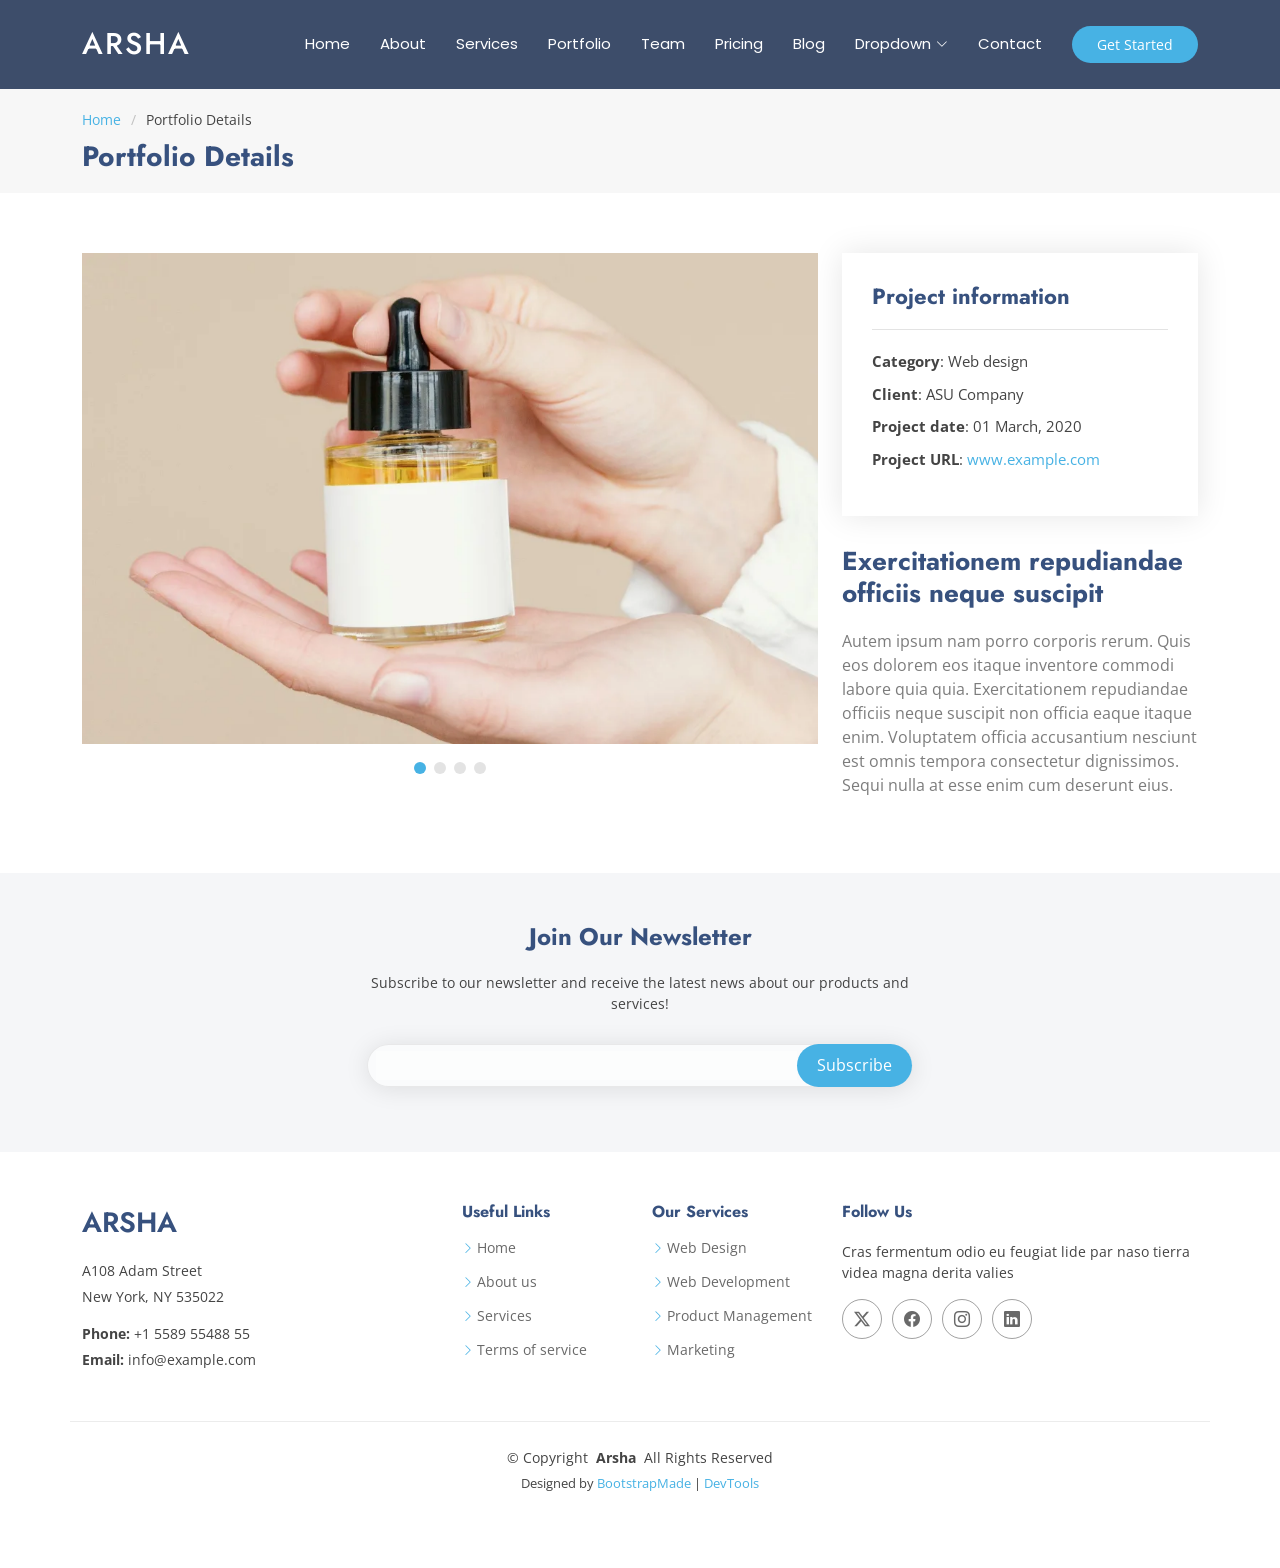
<file: portfolio-details.html>
<!DOCTYPE html>
<html lang="en">

<head>
  <meta charset="utf-8">
  <meta content="width=device-width, initial-scale=1.0" name="viewport">
  <title>Portfolio Details - Arsha Bootstrap Template</title>
  <meta name="description" content="">
  <meta name="keywords" content="">

  <!-- Favicons -->
  <link href="assets/img/favicon.png" rel="icon">
  <link href="assets/img/apple-touch-icon.png" rel="apple-touch-icon">

  <!-- Fonts -->
  <link href="https://fonts.googleapis.com" rel="preconnect">
  <link href="https://fonts.gstatic.com" rel="preconnect" crossorigin>
  <link href="https://fonts.googleapis.com/css2?family=Open+Sans:ital,wght@0,300;0,400;0,500;0,600;0,700;0,800;1,300;1,400;1,500;1,600;1,700;1,800&family=Poppins:ital,wght@0,100;0,200;0,300;0,400;0,500;0,600;0,700;0,800;0,900;1,100;1,200;1,300;1,400;1,500;1,600;1,700;1,800;1,900&family=Jost:ital,wght@0,100;0,200;0,300;0,400;0,500;0,600;0,700;0,800;0,900;1,100;1,200;1,300;1,400;1,500;1,600;1,700;1,800;1,900&display=swap" rel="stylesheet">

  <!-- Vendor CSS Files -->
  <link href="assets/vendor/bootstrap/css/bootstrap.min.css" rel="stylesheet">
  <link href="assets/vendor/bootstrap-icons/bootstrap-icons.css" rel="stylesheet">
  <link href="assets/vendor/aos/aos.css" rel="stylesheet">
  <link href="assets/vendor/glightbox/css/glightbox.min.css" rel="stylesheet">
  <link href="assets/vendor/swiper/swiper-bundle.min.css" rel="stylesheet">

  <!-- Main CSS File -->
  <link href="assets/css/main.css" rel="stylesheet">

  <!-- =======================================================
  * Template Name: Arsha
  * Template URL: https://bootstrapmade.com/arsha-free-bootstrap-html-template-corporate/
  * Updated: Feb 22 2025 with Bootstrap v5.3.3
  * Author: BootstrapMade.com
  * License: https://bootstrapmade.com/license/
  ======================================================== -->
</head>

<body class="portfolio-details-page">

  <header id="header" class="header d-flex align-items-center sticky-top">
    <div class="container-fluid container-xl position-relative d-flex align-items-center">

      <a href="index.html" class="logo d-flex align-items-center me-auto">
        <!-- Uncomment the line below if you also wish to use an image logo -->
        <!-- <img src="assets/img/logo.webp" alt=""> -->
        <h1 class="sitename">Arsha</h1>
      </a>

      <nav id="navmenu" class="navmenu">
        <ul>
          <li><a href="#hero">Home</a></li>
          <li><a href="#about">About</a></li>
          <li><a href="#services">Services</a></li>
          <li><a href="#portfolio">Portfolio</a></li>
          <li><a href="#team">Team</a></li>
          <li><a href="#pricing">Pricing</a></li>
          <li><a href="blog.html">Blog</a></li>
          <li class="dropdown"><a href="#"><span>Dropdown</span> <i class="bi bi-chevron-down toggle-dropdown"></i></a>
            <ul>
              <li><a href="#">Dropdown 1</a></li>
              <li class="dropdown"><a href="#"><span>Deep Dropdown</span> <i class="bi bi-chevron-down toggle-dropdown"></i></a>
                <ul>
                  <li><a href="#">Deep Dropdown 1</a></li>
                  <li><a href="#">Deep Dropdown 2</a></li>
                  <li><a href="#">Deep Dropdown 3</a></li>
                  <li><a href="#">Deep Dropdown 4</a></li>
                  <li><a href="#">Deep Dropdown 5</a></li>
                </ul>
              </li>
              <li><a href="#">Dropdown 2</a></li>
              <li><a href="#">Dropdown 3</a></li>
              <li><a href="#">Dropdown 4</a></li>
            </ul>
          </li>
          <li><a href="#contact">Contact</a></li>
        </ul>
        <i class="mobile-nav-toggle d-xl-none bi bi-list"></i>
      </nav>

      <a class="btn-getstarted" href="#about">Get Started</a>

    </div>
  </header>

  <main class="main">

    <!-- Page Title -->
    <div class="page-title" data-aos="fade">
      <div class="container">
        <nav class="breadcrumbs">
          <ol>
            <li><a href="index.html">Home</a></li>
            <li class="current">Portfolio Details</li>
          </ol>
        </nav>
        <h1>Portfolio Details</h1>
      </div>
    </div><!-- End Page Title -->

    <!-- Portfolio Details Section -->
    <section id="portfolio-details" class="portfolio-details section">

      <div class="container" data-aos="fade-up" data-aos-delay="100">

        <div class="row gy-4">

          <div class="col-lg-8">
            <div class="portfolio-details-slider swiper init-swiper">

              <script type="application/json" class="swiper-config">
                {
                  "loop": true,
                  "speed": 600,
                  "autoplay": {
                    "delay": 5000
                  },
                  "slidesPerView": "auto",
                  "pagination": {
                    "el": ".swiper-pagination",
                    "type": "bullets",
                    "clickable": true
                  }
                }
              </script>

              <div class="swiper-wrapper align-items-center">

                <div class="swiper-slide">
                  <img src="assets/img/portfolio/portfolio-1.webp" alt="">
                </div>

                <div class="swiper-slide">
                  <img src="assets/img/portfolio/portfolio-10.webp" alt="">
                </div>

                <div class="swiper-slide">
                  <img src="assets/img/portfolio/portfolio-7.webp" alt="">
                </div>

                <div class="swiper-slide">
                  <img src="assets/img/portfolio/portfolio-4.webp" alt="">
                </div>

              </div>
              <div class="swiper-pagination"></div>
            </div>
          </div>

          <div class="col-lg-4">
            <div class="portfolio-info" data-aos="fade-up" data-aos-delay="200">
              <h3>Project information</h3>
              <ul>
                <li><strong>Category</strong>: Web design</li>
                <li><strong>Client</strong>: ASU Company</li>
                <li><strong>Project date</strong>: 01 March, 2020</li>
                <li><strong>Project URL</strong>: <a href="#">www.example.com</a></li>
              </ul>
            </div>
            <div class="portfolio-description" data-aos="fade-up" data-aos-delay="300">
              <h2>Exercitationem repudiandae officiis neque suscipit</h2>
              <p>
                Autem ipsum nam porro corporis rerum. Quis eos dolorem eos itaque inventore commodi labore quia quia. Exercitationem repudiandae officiis neque suscipit non officia eaque itaque enim. Voluptatem officia accusantium nesciunt est omnis tempora consectetur dignissimos. Sequi nulla at esse enim cum deserunt eius.
              </p>
            </div>
          </div>

        </div>

      </div>

    </section><!-- /Portfolio Details Section -->

  </main>

  <footer id="footer" class="footer">

    <div class="footer-newsletter">
      <div class="container">
        <div class="row justify-content-center text-center">
          <div class="col-lg-6">
            <h4>Join Our Newsletter</h4>
            <p>Subscribe to our newsletter and receive the latest news about our products and services!</p>
            <form action="forms/newsletter.php" method="post" class="php-email-form">
              <div class="newsletter-form"><input type="email" name="email"><input type="submit" value="Subscribe"></div>
              <div class="loading">Loading</div>
              <div class="error-message"></div>
              <div class="sent-message">Your subscription request has been sent. Thank you!</div>
            </form>
          </div>
        </div>
      </div>
    </div>

    <div class="container footer-top">
      <div class="row gy-4">
        <div class="col-lg-4 col-md-6 footer-about">
          <a href="index.html" class="d-flex align-items-center">
            <span class="sitename">Arsha</span>
          </a>
          <div class="footer-contact pt-3">
            <p>A108 Adam Street</p>
            <p>New York, NY 535022</p>
            <p class="mt-3"><strong>Phone:</strong> <span>+1 5589 55488 55</span></p>
            <p><strong>Email:</strong> <span>info@example.com</span></p>
          </div>
        </div>

        <div class="col-lg-2 col-md-3 footer-links">
          <h4>Useful Links</h4>
          <ul>
            <li><i class="bi bi-chevron-right"></i> <a href="#">Home</a></li>
            <li><i class="bi bi-chevron-right"></i> <a href="#">About us</a></li>
            <li><i class="bi bi-chevron-right"></i> <a href="#">Services</a></li>
            <li><i class="bi bi-chevron-right"></i> <a href="#">Terms of service</a></li>
          </ul>
        </div>

        <div class="col-lg-2 col-md-3 footer-links">
          <h4>Our Services</h4>
          <ul>
            <li><i class="bi bi-chevron-right"></i> <a href="#">Web Design</a></li>
            <li><i class="bi bi-chevron-right"></i> <a href="#">Web Development</a></li>
            <li><i class="bi bi-chevron-right"></i> <a href="#">Product Management</a></li>
            <li><i class="bi bi-chevron-right"></i> <a href="#">Marketing</a></li>
          </ul>
        </div>

        <div class="col-lg-4 col-md-12">
          <h4>Follow Us</h4>
          <p>Cras fermentum odio eu feugiat lide par naso tierra videa magna derita valies</p>
          <div class="social-links d-flex">
            <a href=""><i class="bi bi-twitter-x"></i></a>
            <a href=""><i class="bi bi-facebook"></i></a>
            <a href=""><i class="bi bi-instagram"></i></a>
            <a href=""><i class="bi bi-linkedin"></i></a>
          </div>
        </div>

      </div>
    </div>

    <div class="container copyright text-center mt-4">
      <p>© <span>Copyright</span> <strong class="px-1 sitename">Arsha</strong> <span>All Rights Reserved</span></p>
      <div class="credits">
        <!-- All the links in the footer should remain intact. -->
        <!-- You can delete the links only if you've purchased the pro version. -->
        <!-- Licensing information: https://bootstrapmade.com/license/ -->
        <!-- Purchase the pro version with working PHP/AJAX contact form: [buy-url] -->
        Designed by <a href="https://bootstrapmade.com/">BootstrapMade</a> | <a href="https://bootstrapmade.com/tools/">DevTools</a>
      </div>
    </div>

  </footer>

  <!-- Scroll Top -->
  <a href="#" id="scroll-top" class="scroll-top d-flex align-items-center justify-content-center"><i class="bi bi-arrow-up-short"></i></a>

  <!-- Preloader -->
  <div id="preloader"></div>

  <!-- Vendor JS Files -->
  <script src="assets/vendor/bootstrap/js/bootstrap.bundle.min.js"></script>
  <script src="assets/vendor/php-email-form/validate.js"></script>
  <script src="assets/vendor/aos/aos.js"></script>
  <script src="assets/vendor/glightbox/js/glightbox.min.js"></script>
  <script src="assets/vendor/swiper/swiper-bundle.min.js"></script>
  <script src="assets/vendor/waypoints/noframework.waypoints.js"></script>
  <script src="assets/vendor/imagesloaded/imagesloaded.pkgd.min.js"></script>
  <script src="assets/vendor/isotope-layout/isotope.pkgd.min.js"></script>

  <!-- Main JS File -->
  <script src="assets/js/main.js"></script>

</body>

</html>
</file>
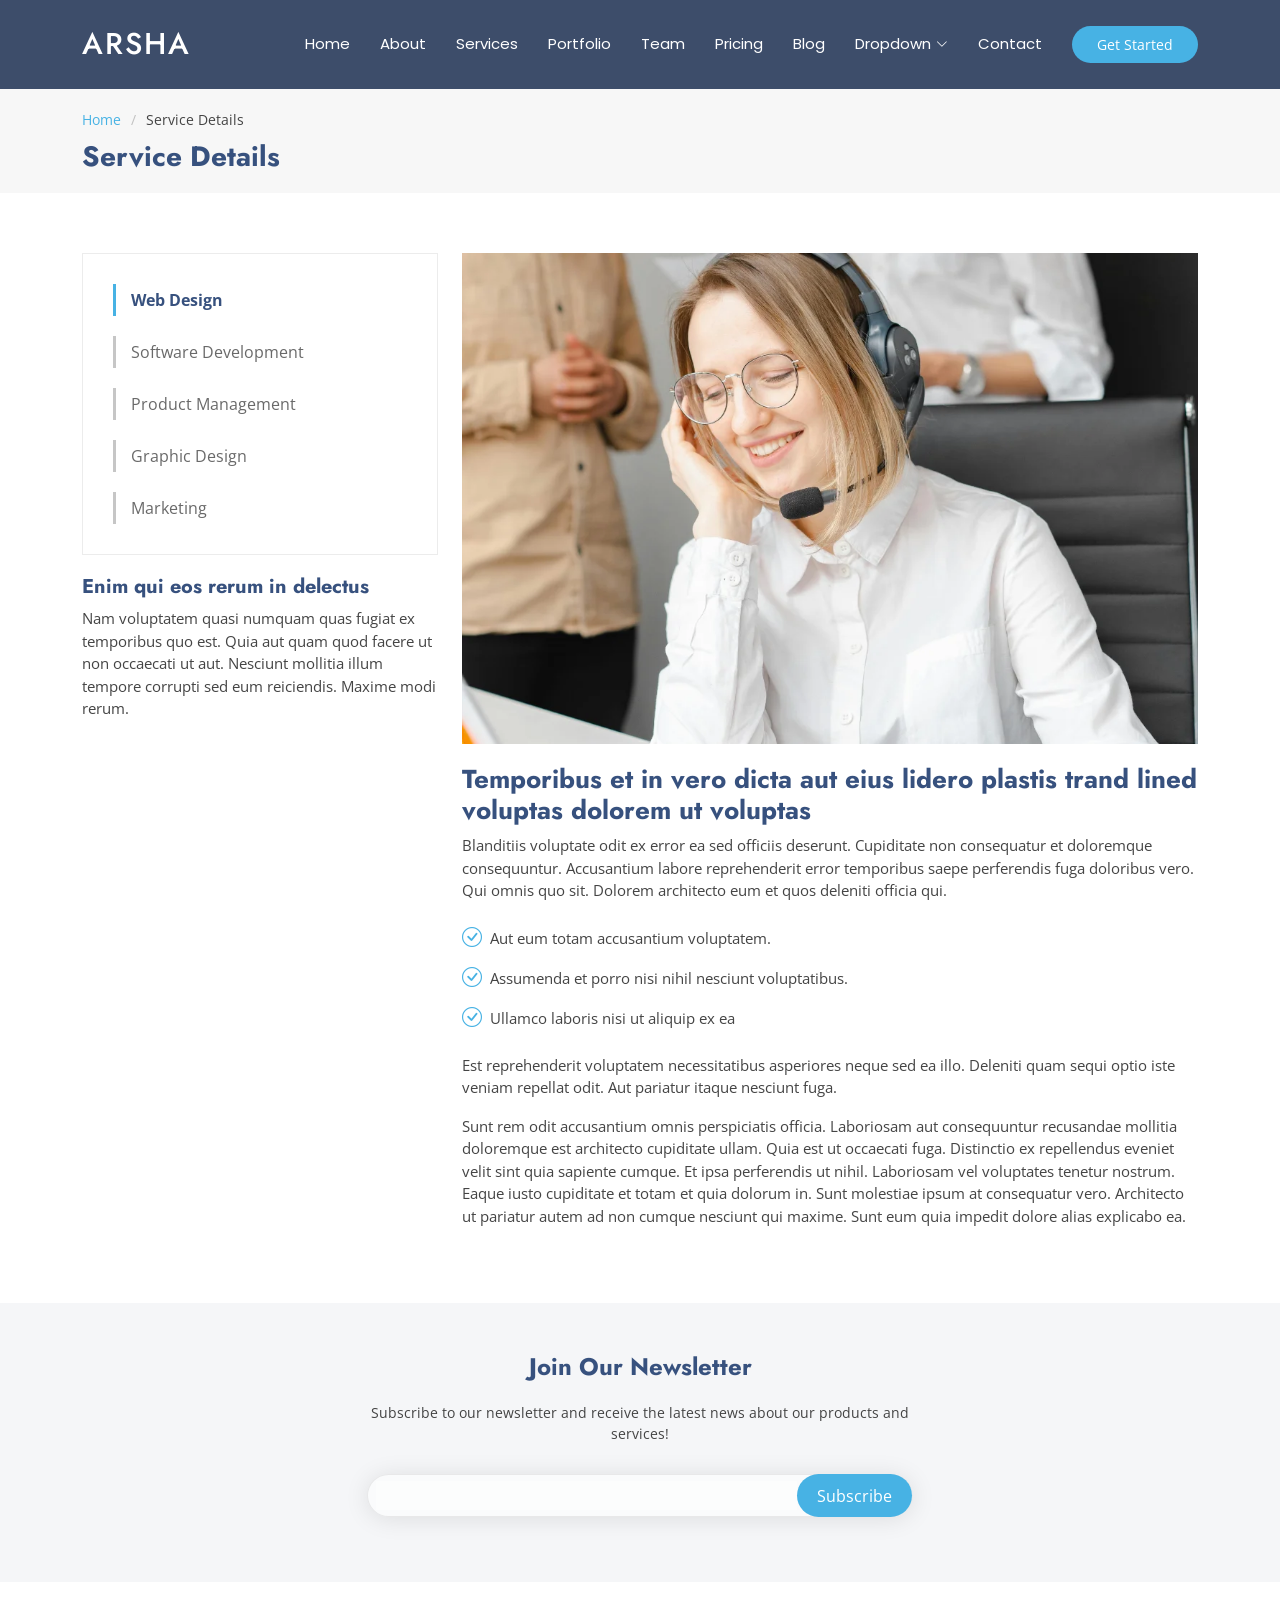
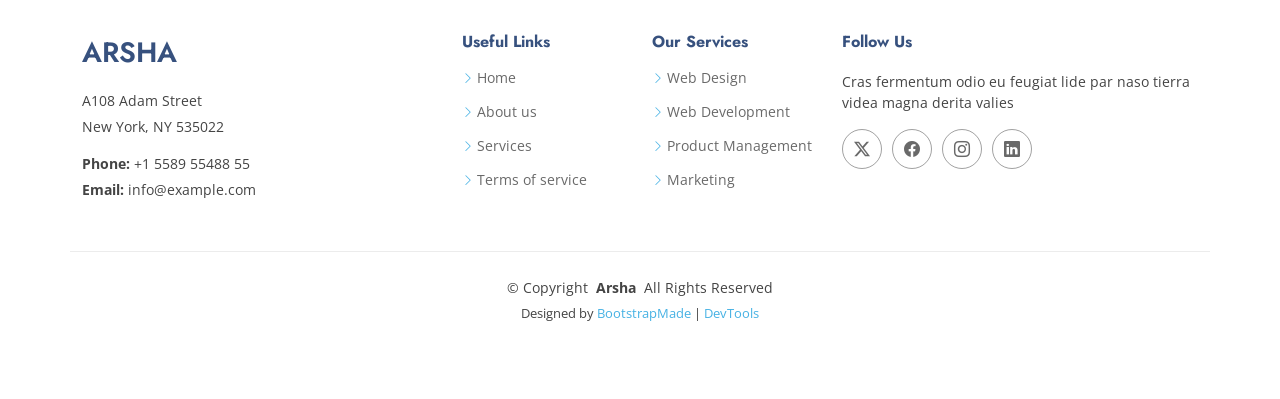
<file: service-details.html>
<!DOCTYPE html>
<html lang="en">

<head>
  <meta charset="utf-8">
  <meta content="width=device-width, initial-scale=1.0" name="viewport">
  <title>Service Details - Arsha Bootstrap Template</title>
  <meta name="description" content="">
  <meta name="keywords" content="">

  <!-- Favicons -->
  <link href="assets/img/favicon.png" rel="icon">
  <link href="assets/img/apple-touch-icon.png" rel="apple-touch-icon">

  <!-- Fonts -->
  <link href="https://fonts.googleapis.com" rel="preconnect">
  <link href="https://fonts.gstatic.com" rel="preconnect" crossorigin>
  <link href="https://fonts.googleapis.com/css2?family=Open+Sans:ital,wght@0,300;0,400;0,500;0,600;0,700;0,800;1,300;1,400;1,500;1,600;1,700;1,800&family=Poppins:ital,wght@0,100;0,200;0,300;0,400;0,500;0,600;0,700;0,800;0,900;1,100;1,200;1,300;1,400;1,500;1,600;1,700;1,800;1,900&family=Jost:ital,wght@0,100;0,200;0,300;0,400;0,500;0,600;0,700;0,800;0,900;1,100;1,200;1,300;1,400;1,500;1,600;1,700;1,800;1,900&display=swap" rel="stylesheet">

  <!-- Vendor CSS Files -->
  <link href="assets/vendor/bootstrap/css/bootstrap.min.css" rel="stylesheet">
  <link href="assets/vendor/bootstrap-icons/bootstrap-icons.css" rel="stylesheet">
  <link href="assets/vendor/aos/aos.css" rel="stylesheet">
  <link href="assets/vendor/glightbox/css/glightbox.min.css" rel="stylesheet">
  <link href="assets/vendor/swiper/swiper-bundle.min.css" rel="stylesheet">

  <!-- Main CSS File -->
  <link href="assets/css/main.css" rel="stylesheet">

  <!-- =======================================================
  * Template Name: Arsha
  * Template URL: https://bootstrapmade.com/arsha-free-bootstrap-html-template-corporate/
  * Updated: Feb 22 2025 with Bootstrap v5.3.3
  * Author: BootstrapMade.com
  * License: https://bootstrapmade.com/license/
  ======================================================== -->
</head>

<body class="service-details-page">

  <header id="header" class="header d-flex align-items-center sticky-top">
    <div class="container-fluid container-xl position-relative d-flex align-items-center">

      <a href="index.html" class="logo d-flex align-items-center me-auto">
        <!-- Uncomment the line below if you also wish to use an image logo -->
        <!-- <img src="assets/img/logo.webp" alt=""> -->
        <h1 class="sitename">Arsha</h1>
      </a>

      <nav id="navmenu" class="navmenu">
        <ul>
          <li><a href="#hero">Home</a></li>
          <li><a href="#about">About</a></li>
          <li><a href="#services">Services</a></li>
          <li><a href="#portfolio">Portfolio</a></li>
          <li><a href="#team">Team</a></li>
          <li><a href="#pricing">Pricing</a></li>
          <li><a href="blog.html">Blog</a></li>
          <li class="dropdown"><a href="#"><span>Dropdown</span> <i class="bi bi-chevron-down toggle-dropdown"></i></a>
            <ul>
              <li><a href="#">Dropdown 1</a></li>
              <li class="dropdown"><a href="#"><span>Deep Dropdown</span> <i class="bi bi-chevron-down toggle-dropdown"></i></a>
                <ul>
                  <li><a href="#">Deep Dropdown 1</a></li>
                  <li><a href="#">Deep Dropdown 2</a></li>
                  <li><a href="#">Deep Dropdown 3</a></li>
                  <li><a href="#">Deep Dropdown 4</a></li>
                  <li><a href="#">Deep Dropdown 5</a></li>
                </ul>
              </li>
              <li><a href="#">Dropdown 2</a></li>
              <li><a href="#">Dropdown 3</a></li>
              <li><a href="#">Dropdown 4</a></li>
            </ul>
          </li>
          <li><a href="#contact">Contact</a></li>
        </ul>
        <i class="mobile-nav-toggle d-xl-none bi bi-list"></i>
      </nav>

      <a class="btn-getstarted" href="#about">Get Started</a>

    </div>
  </header>

  <main class="main">

    <!-- Page Title -->
    <div class="page-title" data-aos="fade">
      <div class="container">
        <nav class="breadcrumbs">
          <ol>
            <li><a href="index.html">Home</a></li>
            <li class="current">Service Details</li>
          </ol>
        </nav>
        <h1>Service Details</h1>
      </div>
    </div><!-- End Page Title -->

    <!-- Service Details Section -->
    <section id="service-details" class="service-details section">

      <div class="container">

        <div class="row gy-4">

          <div class="col-lg-4" data-aos="fade-up" data-aos-delay="100">
            <div class="services-list">
              <a href="#" class="active">Web Design</a>
              <a href="#">Software Development</a>
              <a href="#">Product Management</a>
              <a href="#">Graphic Design</a>
              <a href="#">Marketing</a>
            </div>

            <h4>Enim qui eos rerum in delectus</h4>
            <p>Nam voluptatem quasi numquam quas fugiat ex temporibus quo est. Quia aut quam quod facere ut non occaecati ut aut. Nesciunt mollitia illum tempore corrupti sed eum reiciendis. Maxime modi rerum.</p>
          </div>

          <div class="col-lg-8" data-aos="fade-up" data-aos-delay="200">
            <img src="assets/img/services/services-4.webp" alt="" class="img-fluid services-img">
            <h3>Temporibus et in vero dicta aut eius lidero plastis trand lined voluptas dolorem ut voluptas</h3>
            <p>
              Blanditiis voluptate odit ex error ea sed officiis deserunt. Cupiditate non consequatur et doloremque consequuntur. Accusantium labore reprehenderit error temporibus saepe perferendis fuga doloribus vero. Qui omnis quo sit. Dolorem architecto eum et quos deleniti officia qui.
            </p>
            <ul>
              <li><i class="bi bi-check-circle"></i> <span>Aut eum totam accusantium voluptatem.</span></li>
              <li><i class="bi bi-check-circle"></i> <span>Assumenda et porro nisi nihil nesciunt voluptatibus.</span></li>
              <li><i class="bi bi-check-circle"></i> <span>Ullamco laboris nisi ut aliquip ex ea</span></li>
            </ul>
            <p>
              Est reprehenderit voluptatem necessitatibus asperiores neque sed ea illo. Deleniti quam sequi optio iste veniam repellat odit. Aut pariatur itaque nesciunt fuga.
            </p>
            <p>
              Sunt rem odit accusantium omnis perspiciatis officia. Laboriosam aut consequuntur recusandae mollitia doloremque est architecto cupiditate ullam. Quia est ut occaecati fuga. Distinctio ex repellendus eveniet velit sint quia sapiente cumque. Et ipsa perferendis ut nihil. Laboriosam vel voluptates tenetur nostrum. Eaque iusto cupiditate et totam et quia dolorum in. Sunt molestiae ipsum at consequatur vero. Architecto ut pariatur autem ad non cumque nesciunt qui maxime. Sunt eum quia impedit dolore alias explicabo ea.
            </p>
          </div>

        </div>

      </div>

    </section><!-- /Service Details Section -->

  </main>

  <footer id="footer" class="footer">

    <div class="footer-newsletter">
      <div class="container">
        <div class="row justify-content-center text-center">
          <div class="col-lg-6">
            <h4>Join Our Newsletter</h4>
            <p>Subscribe to our newsletter and receive the latest news about our products and services!</p>
            <form action="forms/newsletter.php" method="post" class="php-email-form">
              <div class="newsletter-form"><input type="email" name="email"><input type="submit" value="Subscribe"></div>
              <div class="loading">Loading</div>
              <div class="error-message"></div>
              <div class="sent-message">Your subscription request has been sent. Thank you!</div>
            </form>
          </div>
        </div>
      </div>
    </div>

    <div class="container footer-top">
      <div class="row gy-4">
        <div class="col-lg-4 col-md-6 footer-about">
          <a href="index.html" class="d-flex align-items-center">
            <span class="sitename">Arsha</span>
          </a>
          <div class="footer-contact pt-3">
            <p>A108 Adam Street</p>
            <p>New York, NY 535022</p>
            <p class="mt-3"><strong>Phone:</strong> <span>+1 5589 55488 55</span></p>
            <p><strong>Email:</strong> <span>info@example.com</span></p>
          </div>
        </div>

        <div class="col-lg-2 col-md-3 footer-links">
          <h4>Useful Links</h4>
          <ul>
            <li><i class="bi bi-chevron-right"></i> <a href="#">Home</a></li>
            <li><i class="bi bi-chevron-right"></i> <a href="#">About us</a></li>
            <li><i class="bi bi-chevron-right"></i> <a href="#">Services</a></li>
            <li><i class="bi bi-chevron-right"></i> <a href="#">Terms of service</a></li>
          </ul>
        </div>

        <div class="col-lg-2 col-md-3 footer-links">
          <h4>Our Services</h4>
          <ul>
            <li><i class="bi bi-chevron-right"></i> <a href="#">Web Design</a></li>
            <li><i class="bi bi-chevron-right"></i> <a href="#">Web Development</a></li>
            <li><i class="bi bi-chevron-right"></i> <a href="#">Product Management</a></li>
            <li><i class="bi bi-chevron-right"></i> <a href="#">Marketing</a></li>
          </ul>
        </div>

        <div class="col-lg-4 col-md-12">
          <h4>Follow Us</h4>
          <p>Cras fermentum odio eu feugiat lide par naso tierra videa magna derita valies</p>
          <div class="social-links d-flex">
            <a href=""><i class="bi bi-twitter-x"></i></a>
            <a href=""><i class="bi bi-facebook"></i></a>
            <a href=""><i class="bi bi-instagram"></i></a>
            <a href=""><i class="bi bi-linkedin"></i></a>
          </div>
        </div>

      </div>
    </div>

    <div class="container copyright text-center mt-4">
      <p>© <span>Copyright</span> <strong class="px-1 sitename">Arsha</strong> <span>All Rights Reserved</span></p>
      <div class="credits">
        <!-- All the links in the footer should remain intact. -->
        <!-- You can delete the links only if you've purchased the pro version. -->
        <!-- Licensing information: https://bootstrapmade.com/license/ -->
        <!-- Purchase the pro version with working PHP/AJAX contact form: [buy-url] -->
        Designed by <a href="https://bootstrapmade.com/">BootstrapMade</a> | <a href="https://bootstrapmade.com/tools/">DevTools</a>
      </div>
    </div>

  </footer>

  <!-- Scroll Top -->
  <a href="#" id="scroll-top" class="scroll-top d-flex align-items-center justify-content-center"><i class="bi bi-arrow-up-short"></i></a>

  <!-- Preloader -->
  <div id="preloader"></div>

  <!-- Vendor JS Files -->
  <script src="assets/vendor/bootstrap/js/bootstrap.bundle.min.js"></script>
  <script src="assets/vendor/php-email-form/validate.js"></script>
  <script src="assets/vendor/aos/aos.js"></script>
  <script src="assets/vendor/glightbox/js/glightbox.min.js"></script>
  <script src="assets/vendor/swiper/swiper-bundle.min.js"></script>
  <script src="assets/vendor/waypoints/noframework.waypoints.js"></script>
  <script src="assets/vendor/imagesloaded/imagesloaded.pkgd.min.js"></script>
  <script src="assets/vendor/isotope-layout/isotope.pkgd.min.js"></script>

  <!-- Main JS File -->
  <script src="assets/js/main.js"></script>

</body>

</html>
</file>
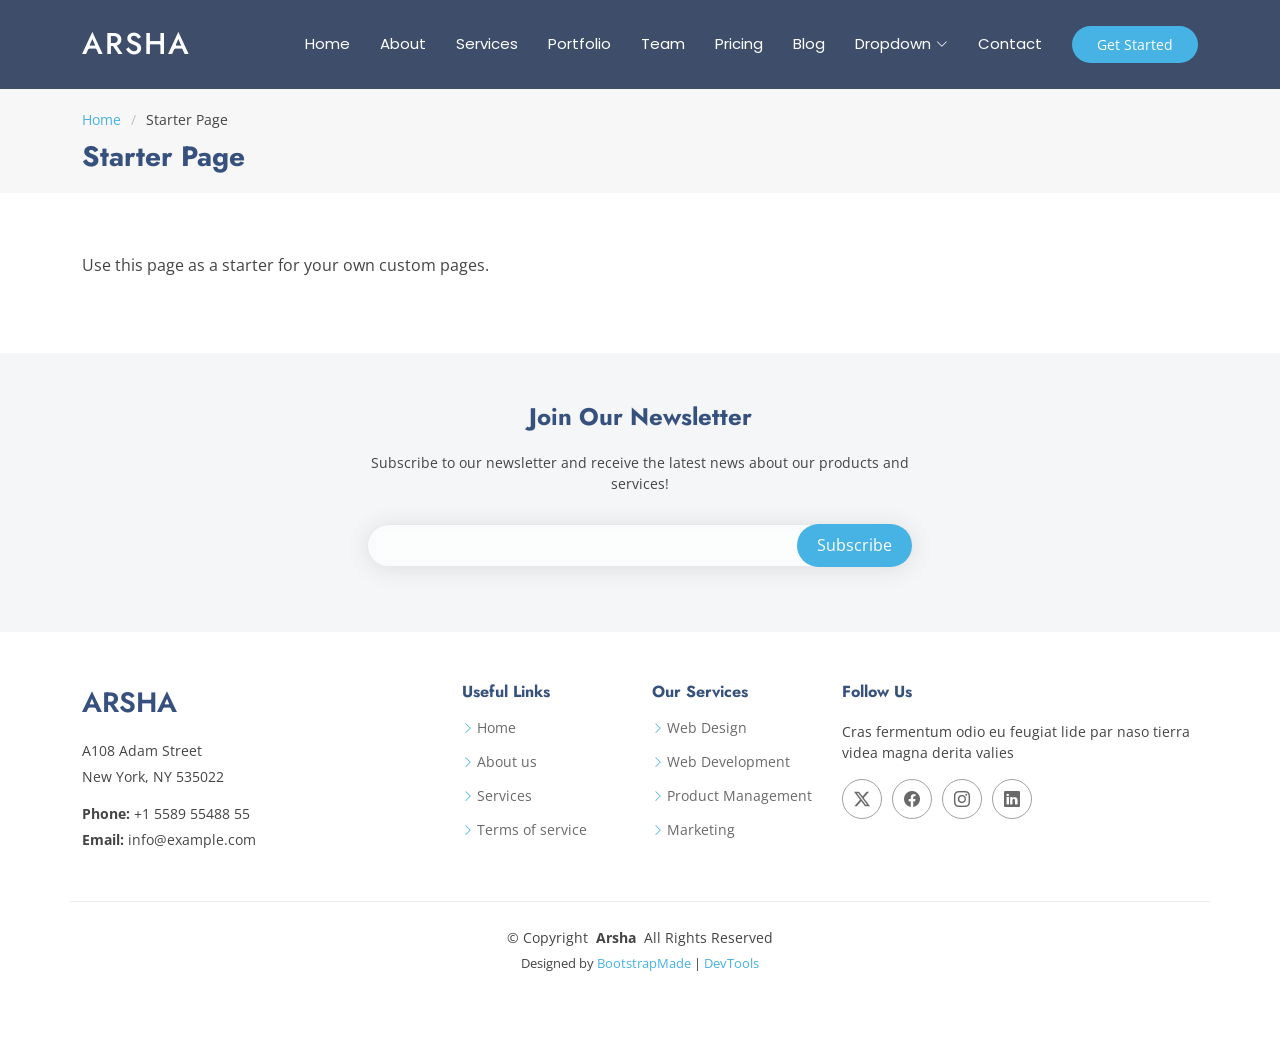
<file: starter-page.html>
<!DOCTYPE html>
<html lang="en">

<head>
  <meta charset="utf-8">
  <meta content="width=device-width, initial-scale=1.0" name="viewport">
  <title>Starter Page - Arsha Bootstrap Template</title>
  <meta name="description" content="">
  <meta name="keywords" content="">

  <!-- Favicons -->
  <link href="assets/img/favicon.png" rel="icon">
  <link href="assets/img/apple-touch-icon.png" rel="apple-touch-icon">

  <!-- Fonts -->
  <link href="https://fonts.googleapis.com" rel="preconnect">
  <link href="https://fonts.gstatic.com" rel="preconnect" crossorigin>
  <link href="https://fonts.googleapis.com/css2?family=Open+Sans:ital,wght@0,300;0,400;0,500;0,600;0,700;0,800;1,300;1,400;1,500;1,600;1,700;1,800&family=Poppins:ital,wght@0,100;0,200;0,300;0,400;0,500;0,600;0,700;0,800;0,900;1,100;1,200;1,300;1,400;1,500;1,600;1,700;1,800;1,900&family=Jost:ital,wght@0,100;0,200;0,300;0,400;0,500;0,600;0,700;0,800;0,900;1,100;1,200;1,300;1,400;1,500;1,600;1,700;1,800;1,900&display=swap" rel="stylesheet">

  <!-- Vendor CSS Files -->
  <link href="assets/vendor/bootstrap/css/bootstrap.min.css" rel="stylesheet">
  <link href="assets/vendor/bootstrap-icons/bootstrap-icons.css" rel="stylesheet">
  <link href="assets/vendor/aos/aos.css" rel="stylesheet">
  <link href="assets/vendor/glightbox/css/glightbox.min.css" rel="stylesheet">
  <link href="assets/vendor/swiper/swiper-bundle.min.css" rel="stylesheet">

  <!-- Main CSS File -->
  <link href="assets/css/main.css" rel="stylesheet">

  <!-- =======================================================
  * Template Name: Arsha
  * Template URL: https://bootstrapmade.com/arsha-free-bootstrap-html-template-corporate/
  * Updated: Feb 22 2025 with Bootstrap v5.3.3
  * Author: BootstrapMade.com
  * License: https://bootstrapmade.com/license/
  ======================================================== -->
</head>

<body class="starter-page-page">

  <header id="header" class="header d-flex align-items-center sticky-top">
    <div class="container-fluid container-xl position-relative d-flex align-items-center">

      <a href="index.html" class="logo d-flex align-items-center me-auto">
        <!-- Uncomment the line below if you also wish to use an image logo -->
        <!-- <img src="assets/img/logo.webp" alt=""> -->
        <h1 class="sitename">Arsha</h1>
      </a>

      <nav id="navmenu" class="navmenu">
        <ul>
          <li><a href="#hero">Home</a></li>
          <li><a href="#about">About</a></li>
          <li><a href="#services">Services</a></li>
          <li><a href="#portfolio">Portfolio</a></li>
          <li><a href="#team">Team</a></li>
          <li><a href="#pricing">Pricing</a></li>
          <li><a href="blog.html">Blog</a></li>
          <li class="dropdown"><a href="#"><span>Dropdown</span> <i class="bi bi-chevron-down toggle-dropdown"></i></a>
            <ul>
              <li><a href="#">Dropdown 1</a></li>
              <li class="dropdown"><a href="#"><span>Deep Dropdown</span> <i class="bi bi-chevron-down toggle-dropdown"></i></a>
                <ul>
                  <li><a href="#">Deep Dropdown 1</a></li>
                  <li><a href="#">Deep Dropdown 2</a></li>
                  <li><a href="#">Deep Dropdown 3</a></li>
                  <li><a href="#">Deep Dropdown 4</a></li>
                  <li><a href="#">Deep Dropdown 5</a></li>
                </ul>
              </li>
              <li><a href="#">Dropdown 2</a></li>
              <li><a href="#">Dropdown 3</a></li>
              <li><a href="#">Dropdown 4</a></li>
            </ul>
          </li>
          <li><a href="#contact">Contact</a></li>
        </ul>
        <i class="mobile-nav-toggle d-xl-none bi bi-list"></i>
      </nav>

      <a class="btn-getstarted" href="#about">Get Started</a>

    </div>
  </header>

  <main class="main">

    <!-- Page Title -->
    <div class="page-title" data-aos="fade">
      <div class="container">
        <nav class="breadcrumbs">
          <ol>
            <li><a href="index.html">Home</a></li>
            <li class="current">Starter Page</li>
          </ol>
        </nav>
        <h1>Starter Page</h1>
      </div>
    </div><!-- End Page Title -->

    <!-- Starter Section Section -->
    <section id="starter-section" class="starter-section section">

      <div class="container" data-aos="fade-up">
        <p>Use this page as a starter for your own custom pages.</p>
      </div>

    </section><!-- /Starter Section Section -->

  </main>

  <footer id="footer" class="footer">

    <div class="footer-newsletter">
      <div class="container">
        <div class="row justify-content-center text-center">
          <div class="col-lg-6">
            <h4>Join Our Newsletter</h4>
            <p>Subscribe to our newsletter and receive the latest news about our products and services!</p>
            <form action="forms/newsletter.php" method="post" class="php-email-form">
              <div class="newsletter-form"><input type="email" name="email"><input type="submit" value="Subscribe"></div>
              <div class="loading">Loading</div>
              <div class="error-message"></div>
              <div class="sent-message">Your subscription request has been sent. Thank you!</div>
            </form>
          </div>
        </div>
      </div>
    </div>

    <div class="container footer-top">
      <div class="row gy-4">
        <div class="col-lg-4 col-md-6 footer-about">
          <a href="index.html" class="d-flex align-items-center">
            <span class="sitename">Arsha</span>
          </a>
          <div class="footer-contact pt-3">
            <p>A108 Adam Street</p>
            <p>New York, NY 535022</p>
            <p class="mt-3"><strong>Phone:</strong> <span>+1 5589 55488 55</span></p>
            <p><strong>Email:</strong> <span>info@example.com</span></p>
          </div>
        </div>

        <div class="col-lg-2 col-md-3 footer-links">
          <h4>Useful Links</h4>
          <ul>
            <li><i class="bi bi-chevron-right"></i> <a href="#">Home</a></li>
            <li><i class="bi bi-chevron-right"></i> <a href="#">About us</a></li>
            <li><i class="bi bi-chevron-right"></i> <a href="#">Services</a></li>
            <li><i class="bi bi-chevron-right"></i> <a href="#">Terms of service</a></li>
          </ul>
        </div>

        <div class="col-lg-2 col-md-3 footer-links">
          <h4>Our Services</h4>
          <ul>
            <li><i class="bi bi-chevron-right"></i> <a href="#">Web Design</a></li>
            <li><i class="bi bi-chevron-right"></i> <a href="#">Web Development</a></li>
            <li><i class="bi bi-chevron-right"></i> <a href="#">Product Management</a></li>
            <li><i class="bi bi-chevron-right"></i> <a href="#">Marketing</a></li>
          </ul>
        </div>

        <div class="col-lg-4 col-md-12">
          <h4>Follow Us</h4>
          <p>Cras fermentum odio eu feugiat lide par naso tierra videa magna derita valies</p>
          <div class="social-links d-flex">
            <a href=""><i class="bi bi-twitter-x"></i></a>
            <a href=""><i class="bi bi-facebook"></i></a>
            <a href=""><i class="bi bi-instagram"></i></a>
            <a href=""><i class="bi bi-linkedin"></i></a>
          </div>
        </div>

      </div>
    </div>

    <div class="container copyright text-center mt-4">
      <p>© <span>Copyright</span> <strong class="px-1 sitename">Arsha</strong> <span>All Rights Reserved</span></p>
      <div class="credits">
        <!-- All the links in the footer should remain intact. -->
        <!-- You can delete the links only if you've purchased the pro version. -->
        <!-- Licensing information: https://bootstrapmade.com/license/ -->
        <!-- Purchase the pro version with working PHP/AJAX contact form: [buy-url] -->
        Designed by <a href="https://bootstrapmade.com/">BootstrapMade</a> | <a href="https://bootstrapmade.com/tools/">DevTools</a>
      </div>
    </div>

  </footer>

  <!-- Scroll Top -->
  <a href="#" id="scroll-top" class="scroll-top d-flex align-items-center justify-content-center"><i class="bi bi-arrow-up-short"></i></a>

  <!-- Preloader -->
  <div id="preloader"></div>

  <!-- Vendor JS Files -->
  <script src="assets/vendor/bootstrap/js/bootstrap.bundle.min.js"></script>
  <script src="assets/vendor/php-email-form/validate.js"></script>
  <script src="assets/vendor/aos/aos.js"></script>
  <script src="assets/vendor/glightbox/js/glightbox.min.js"></script>
  <script src="assets/vendor/swiper/swiper-bundle.min.js"></script>
  <script src="assets/vendor/waypoints/noframework.waypoints.js"></script>
  <script src="assets/vendor/imagesloaded/imagesloaded.pkgd.min.js"></script>
  <script src="assets/vendor/isotope-layout/isotope.pkgd.min.js"></script>

  <!-- Main JS File -->
  <script src="assets/js/main.js"></script>

</body>

</html>
</file>
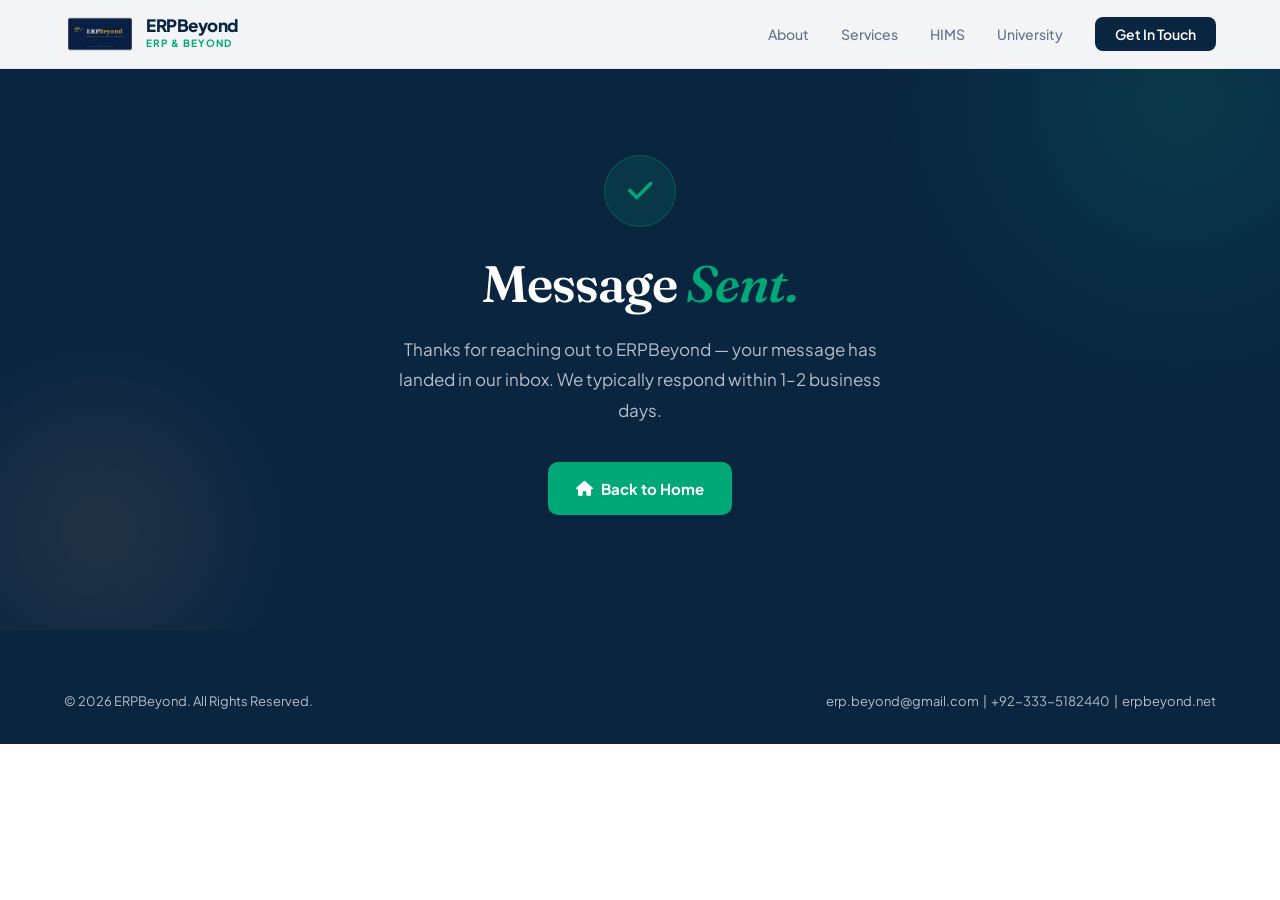
<file: thank-you.html>
<!DOCTYPE html>
<html lang="en">
<head>
<meta charset="UTF-8">
<meta name="viewport" content="width=device-width, initial-scale=1.0">
<title>Message Sent | ERPBeyond</title>
<link href="https://fonts.googleapis.com/css2?family=Plus+Jakarta+Sans:wght@300;400;500;600;700;800&family=Fraunces:ital,wght@0,300;0,600;1,300&display=swap" rel="stylesheet">
<link rel="stylesheet" href="https://cdnjs.cloudflare.com/ajax/libs/font-awesome/6.5.0/css/all.min.css">
<link rel="stylesheet" href="assets/css/site.css">
</head>
<body>
<nav>
  <div class="nav-inner">
    <a href="index.html" class="nav-logo">
      <img src="assets/img/ERPBeyond_logo.png" alt="ERPBeyond" onerror="this.style.display='none'">
      <div>
        <div style="font-weight:800;font-size:17px;color:var(--primary);letter-spacing:-0.5px;line-height:1.1">ERPBeyond</div>
        <div style="font-size:10px;color:var(--accent);font-weight:700;letter-spacing:1px;text-transform:uppercase">ERP & Beyond</div>
      </div>
    </a>
    <ul class="nav-links">
      <li><a href="index.html#about">About</a></li>
      <li><a href="index.html#services">Services</a></li>
      <li><a href="hims.html">HIMS</a></li>
      <li><a href="university.html">University</a></li>
      <li><a href="index.html#contact" class="nav-cta">Get In Touch</a></li>
    </ul>
  </div>
</nav>

<section class="hero" style="min-height:70vh">
  <div class="section-inner" style="text-align:center;max-width:640px">
    <div style="width:72px;height:72px;background:rgba(0,168,120,0.15);border:1px solid rgba(0,168,120,0.3);border-radius:50%;display:flex;align-items:center;justify-content:center;margin:0 auto 28px">
      <i class="fas fa-check" style="font-size:28px;color:var(--accent)"></i>
    </div>
    <h1 style="color:var(--white)">Message <em>Sent.</em></h1>
    <p>Thanks for reaching out to ERPBeyond &mdash; your message has landed in our inbox. We typically respond within 1&ndash;2 business days.</p>
    <div class="hero-btns" style="justify-content:center">
      <a href="index.html" class="btn-primary"><i class="fas fa-home"></i> Back to Home</a>
    </div>
  </div>
</section>

<footer>
  <div class="footer-bottom" style="border-top:none;padding-top:0">
    <p>&copy; 2026 ERPBeyond. All Rights Reserved.</p>
    <p>erp.beyond@gmail.com &nbsp;|&nbsp; +92-333-5182440 &nbsp;|&nbsp; erpbeyond.net</p>
  </div>
</footer>
</body>
</html>
</file>
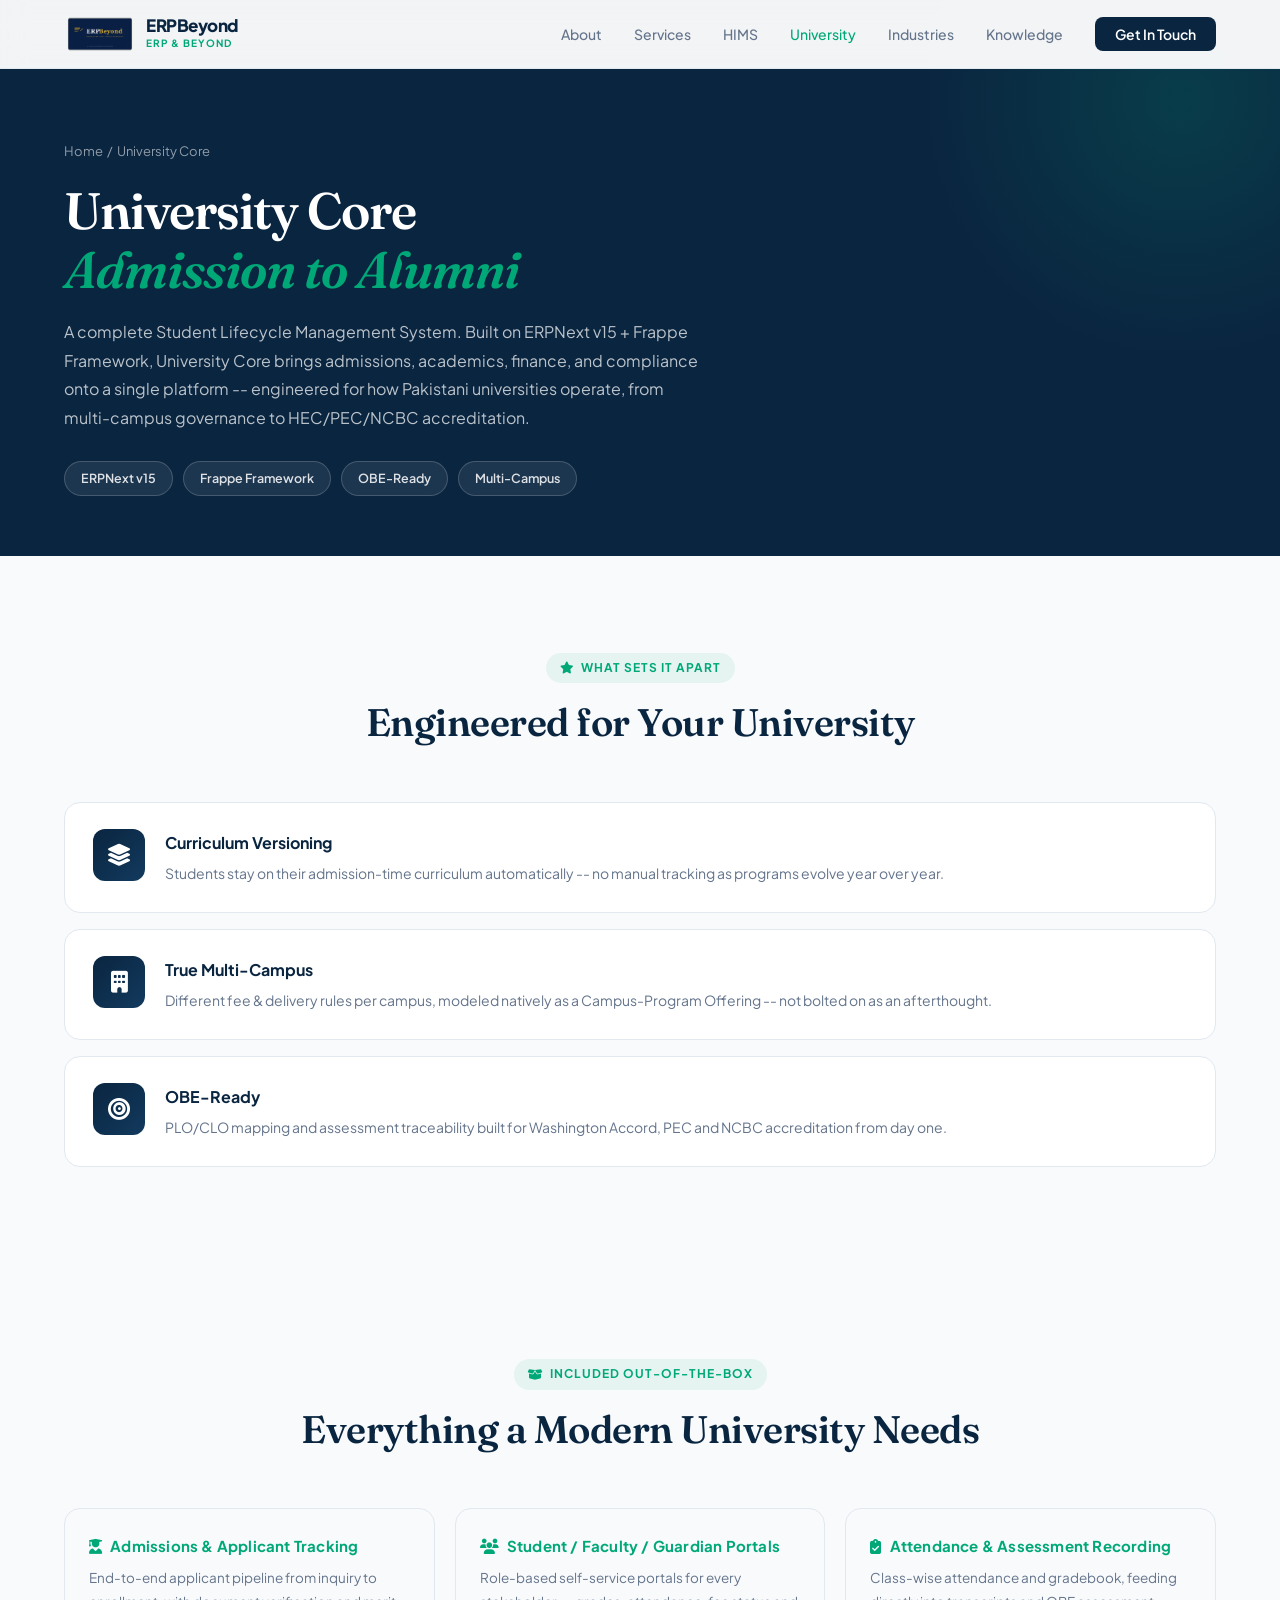
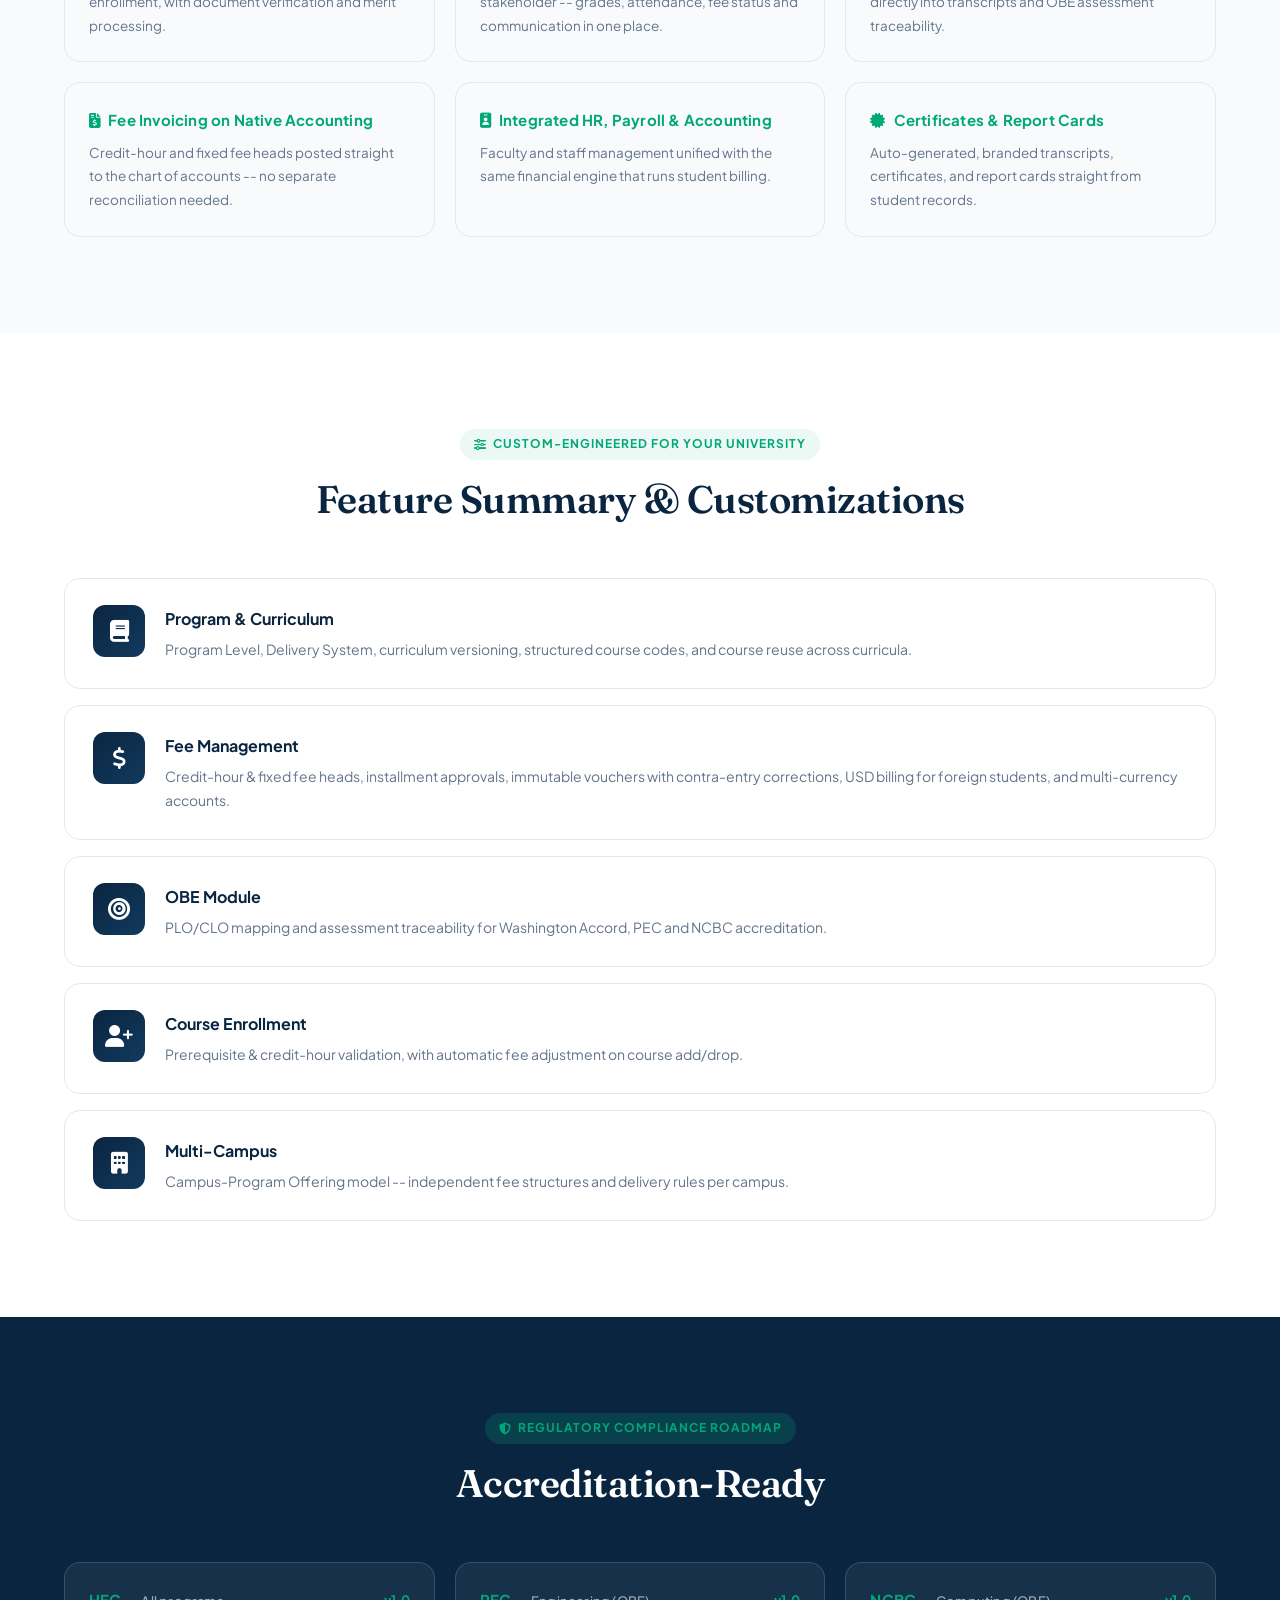
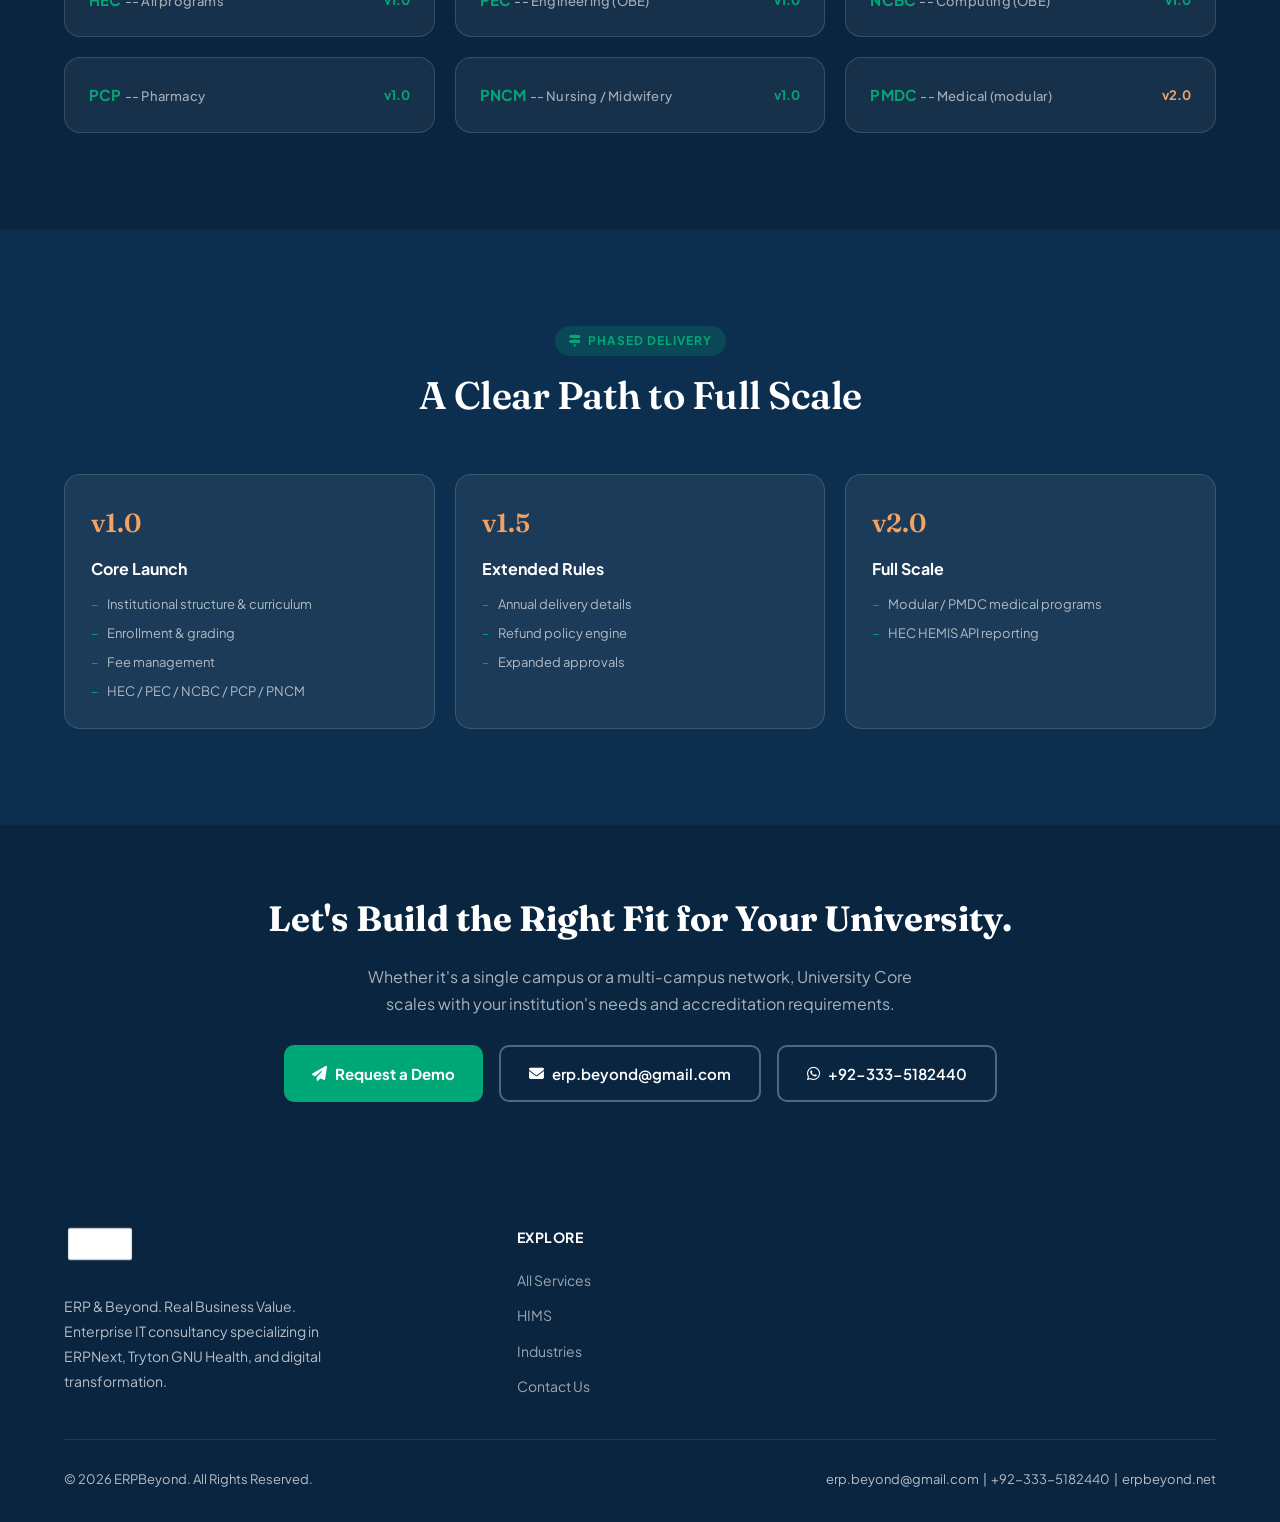
<file: university.html>
<!DOCTYPE html>
<html lang="en">
<head>
<meta charset="UTF-8">
<meta name="viewport" content="width=device-width, initial-scale=1.0">
<meta name="description" content="University Core by ERPBeyond -- a complete Student Lifecycle Management System from admission to alumni, built on ERPNext v15 + Frappe Framework, engineered for HEC/PEC/NCBC accreditation and multi-campus governance.">
<meta name="keywords" content="Student Lifecycle Management, Campus Management System, ERPNext, HEC, PEC, NCBC, OBE, multi-campus, university software">
<title>University Core -- Student Lifecycle Management | ERPBeyond</title>
<link href="https://fonts.googleapis.com/css2?family=Plus+Jakarta+Sans:wght@300;400;500;600;700;800&family=Fraunces:ital,wght@0,300;0,600;1,300&display=swap" rel="stylesheet">
<link rel="stylesheet" href="https://cdnjs.cloudflare.com/ajax/libs/font-awesome/6.5.0/css/all.min.css">
<link rel="stylesheet" href="assets/css/site.css">
</head>
<body>

<!-- NAV -->
<nav>
  <div class="nav-inner">
    <a href="index.html" class="nav-logo">
      <img src="assets/img/ERPBeyond_logo.png" alt="ERPBeyond" onerror="this.style.display='none'">
      <div>
        <div style="font-weight:800;font-size:17px;color:var(--primary);letter-spacing:-0.5px;line-height:1.1">ERPBeyond</div>
        <div style="font-size:10px;color:var(--accent);font-weight:700;letter-spacing:1px;text-transform:uppercase">ERP & Beyond</div>
      </div>
    </a>
    <ul class="nav-links">
      <li><a href="index.html#about">About</a></li>
      <li><a href="index.html#services">Services</a></li>
      <li><a href="hims.html">HIMS</a></li>
      <li><a href="university.html" style="color:var(--accent)">University</a></li>
      <li><a href="index.html#industries">Industries</a></li>
      <li><a href="index.html#knowledge">Knowledge</a></li>
      <li><a href="index.html#contact" class="nav-cta">Get In Touch</a></li>
    </ul>
    <button class="hamburger" onclick="toggleMenu()" aria-label="Menu">
      <span></span><span></span><span></span>
    </button>
  </div>
</nav>
<div class="mobile-menu" id="mobileMenu">
  <a href="index.html#about">About</a>
  <a href="index.html#services">Services</a>
  <a href="hims.html">HIMS</a>
  <a href="university.html">University</a>
  <a href="index.html#industries">Industries</a>
  <a href="index.html#knowledge">Knowledge Hub</a>
  <a href="index.html#contact">Get In Touch</a>
</div>

<!-- PAGE HERO -->
<section class="page-hero">
  <div class="page-hero-inner">
    <div class="breadcrumb"><a href="index.html">Home</a> &nbsp;/&nbsp; University Core</div>
    <h1>University Core<br><em>Admission to Alumni</em></h1>
    <p>A complete Student Lifecycle Management System. Built on ERPNext v15 + Frappe Framework, University Core brings admissions, academics, finance, and compliance onto a single platform -- engineered for how Pakistani universities operate, from multi-campus governance to HEC/PEC/NCBC accreditation.</p>
    <div class="page-hero-pills">
      <span>ERPNext v15</span>
      <span>Frappe Framework</span>
      <span>OBE-Ready</span>
      <span>Multi-Campus</span>
    </div>
  </div>
</section>

<!-- KEY DIFFERENTIATORS -->
<section class="about">
  <div class="section-inner">
    <div class="section-header center">
      <div class="section-tag"><i class="fas fa-star"></i> What Sets It Apart</div>
      <h2 class="section-title">Engineered for Your University</h2>
    </div>
    <div class="module-list">
      <div class="module-row">
        <div class="m-icon"><i class="fas fa-layer-group"></i></div>
        <div>
          <h4>Curriculum Versioning</h4>
          <p>Students stay on their admission-time curriculum automatically -- no manual tracking as programs evolve year over year.</p>
        </div>
      </div>
      <div class="module-row">
        <div class="m-icon"><i class="fas fa-building"></i></div>
        <div>
          <h4>True Multi-Campus</h4>
          <p>Different fee & delivery rules per campus, modeled natively as a Campus-Program Offering -- not bolted on as an afterthought.</p>
        </div>
      </div>
      <div class="module-row">
        <div class="m-icon"><i class="fas fa-bullseye"></i></div>
        <div>
          <h4>OBE-Ready</h4>
          <p>PLO/CLO mapping and assessment traceability built for Washington Accord, PEC and NCBC accreditation from day one.</p>
        </div>
      </div>
    </div>
  </div>
</section>

<!-- INCLUDED OUT OF THE BOX -->
<section style="background:var(--light)">
  <div class="section-inner">
    <div class="section-header center">
      <div class="section-tag"><i class="fas fa-box-open"></i> Included Out-of-the-Box</div>
      <h2 class="section-title">Everything a Modern University Needs</h2>
    </div>
    <div class="standards-grid">
      <div class="standard-card">
        <h4><i class="fas fa-user-graduate" style="margin-right:8px"></i>Admissions & Applicant Tracking</h4>
        <p>End-to-end applicant pipeline from inquiry to enrollment, with document verification and merit processing.</p>
      </div>
      <div class="standard-card">
        <h4><i class="fas fa-users" style="margin-right:8px"></i>Student / Faculty / Guardian Portals</h4>
        <p>Role-based self-service portals for every stakeholder -- grades, attendance, fee status and communication in one place.</p>
      </div>
      <div class="standard-card">
        <h4><i class="fas fa-clipboard-check" style="margin-right:8px"></i>Attendance & Assessment Recording</h4>
        <p>Class-wise attendance and gradebook, feeding directly into transcripts and OBE assessment traceability.</p>
      </div>
      <div class="standard-card">
        <h4><i class="fas fa-file-invoice-dollar" style="margin-right:8px"></i>Fee Invoicing on Native Accounting</h4>
        <p>Credit-hour and fixed fee heads posted straight to the chart of accounts -- no separate reconciliation needed.</p>
      </div>
      <div class="standard-card">
        <h4><i class="fas fa-id-badge" style="margin-right:8px"></i>Integrated HR, Payroll & Accounting</h4>
        <p>Faculty and staff management unified with the same financial engine that runs student billing.</p>
      </div>
      <div class="standard-card">
        <h4><i class="fas fa-certificate" style="margin-right:8px"></i>Certificates & Report Cards</h4>
        <p>Auto-generated, branded transcripts, certificates, and report cards straight from student records.</p>
      </div>
    </div>
  </div>
</section>

<!-- FEATURE SUMMARY -->
<section>
  <div class="section-inner">
    <div class="section-header center">
      <div class="section-tag"><i class="fas fa-sliders-h"></i> Custom-Engineered for Your University</div>
      <h2 class="section-title">Feature Summary & Customizations</h2>
    </div>
    <div class="module-list">
      <div class="module-row">
        <div class="m-icon"><i class="fas fa-book"></i></div>
        <div>
          <h4>Program & Curriculum</h4>
          <p>Program Level, Delivery System, curriculum versioning, structured course codes, and course reuse across curricula.</p>
        </div>
      </div>
      <div class="module-row">
        <div class="m-icon"><i class="fas fa-dollar-sign"></i></div>
        <div>
          <h4>Fee Management</h4>
          <p>Credit-hour & fixed fee heads, installment approvals, immutable vouchers with contra-entry corrections, USD billing for foreign students, and multi-currency accounts.</p>
        </div>
      </div>
      <div class="module-row">
        <div class="m-icon"><i class="fas fa-bullseye"></i></div>
        <div>
          <h4>OBE Module</h4>
          <p>PLO/CLO mapping and assessment traceability for Washington Accord, PEC and NCBC accreditation.</p>
        </div>
      </div>
      <div class="module-row">
        <div class="m-icon"><i class="fas fa-user-plus"></i></div>
        <div>
          <h4>Course Enrollment</h4>
          <p>Prerequisite & credit-hour validation, with automatic fee adjustment on course add/drop.</p>
        </div>
      </div>
      <div class="module-row">
        <div class="m-icon"><i class="fas fa-building"></i></div>
        <div>
          <h4>Multi-Campus</h4>
          <p>Campus-Program Offering model -- independent fee structures and delivery rules per campus.</p>
        </div>
      </div>
    </div>
  </div>
</section>

<!-- REGULATORY ROADMAP -->
<section style="background:var(--primary)">
  <div class="section-inner">
    <div class="section-header center">
      <div class="section-tag" style="background:rgba(0,168,120,0.2);color:var(--accent)"><i class="fas fa-shield-alt"></i> Regulatory Compliance Roadmap</div>
      <h2 class="section-title" style="color:var(--white)">Accreditation-Ready</h2>
    </div>
    <div class="standards-grid">
      <div class="standard-card" style="background:rgba(255,255,255,0.06);border-color:rgba(255,255,255,0.14);display:flex;justify-content:space-between;align-items:center">
        <h4 style="margin:0">HEC <span style="color:rgba(255,255,255,0.6);font-weight:500;font-size:13px">-- All programs</span></h4>
        <span style="color:var(--accent);font-weight:700;font-size:13px">v1.0</span>
      </div>
      <div class="standard-card" style="background:rgba(255,255,255,0.06);border-color:rgba(255,255,255,0.14);display:flex;justify-content:space-between;align-items:center">
        <h4 style="margin:0">PEC <span style="color:rgba(255,255,255,0.6);font-weight:500;font-size:13px">-- Engineering (OBE)</span></h4>
        <span style="color:var(--accent);font-weight:700;font-size:13px">v1.0</span>
      </div>
      <div class="standard-card" style="background:rgba(255,255,255,0.06);border-color:rgba(255,255,255,0.14);display:flex;justify-content:space-between;align-items:center">
        <h4 style="margin:0">NCBC <span style="color:rgba(255,255,255,0.6);font-weight:500;font-size:13px">-- Computing (OBE)</span></h4>
        <span style="color:var(--accent);font-weight:700;font-size:13px">v1.0</span>
      </div>
      <div class="standard-card" style="background:rgba(255,255,255,0.06);border-color:rgba(255,255,255,0.14);display:flex;justify-content:space-between;align-items:center">
        <h4 style="margin:0">PCP <span style="color:rgba(255,255,255,0.6);font-weight:500;font-size:13px">-- Pharmacy</span></h4>
        <span style="color:var(--accent);font-weight:700;font-size:13px">v1.0</span>
      </div>
      <div class="standard-card" style="background:rgba(255,255,255,0.06);border-color:rgba(255,255,255,0.14);display:flex;justify-content:space-between;align-items:center">
        <h4 style="margin:0">PNCM <span style="color:rgba(255,255,255,0.6);font-weight:500;font-size:13px">-- Nursing / Midwifery</span></h4>
        <span style="color:var(--accent);font-weight:700;font-size:13px">v1.0</span>
      </div>
      <div class="standard-card" style="background:rgba(255,255,255,0.06);border-color:rgba(255,255,255,0.14);display:flex;justify-content:space-between;align-items:center">
        <h4 style="margin:0">PMDC <span style="color:rgba(255,255,255,0.6);font-weight:500;font-size:13px">-- Medical (modular)</span></h4>
        <span style="color:var(--accent2);font-weight:700;font-size:13px">v2.0</span>
      </div>
    </div>
  </div>
</section>

<!-- PHASED DELIVERY -->
<section style="background:#0d2f4f">
  <div class="section-inner">
    <div class="section-header center">
      <div class="section-tag" style="background:rgba(0,168,120,0.2);color:var(--accent)"><i class="fas fa-map-signs"></i> Phased Delivery</div>
      <h2 class="section-title" style="color:var(--white)">A Clear Path to Full Scale</h2>
    </div>
    <div class="roadmap-grid">
      <div class="roadmap-card">
        <span class="rc-version">v1.0</span>
        <h4>Core Launch</h4>
        <ul>
          <li>Institutional structure & curriculum</li>
          <li>Enrollment & grading</li>
          <li>Fee management</li>
          <li>HEC / PEC / NCBC / PCP / PNCM</li>
        </ul>
      </div>
      <div class="roadmap-card">
        <span class="rc-version">v1.5</span>
        <h4>Extended Rules</h4>
        <ul>
          <li>Annual delivery details</li>
          <li>Refund policy engine</li>
          <li>Expanded approvals</li>
        </ul>
      </div>
      <div class="roadmap-card">
        <span class="rc-version">v2.0</span>
        <h4>Full Scale</h4>
        <ul>
          <li>Modular / PMDC medical programs</li>
          <li>HEC HEMIS API reporting</li>
        </ul>
      </div>
    </div>
  </div>
</section>

<!-- CTA -->
<section class="page-cta">
  <h2>Let's Build the Right Fit for Your University.</h2>
  <p>Whether it's a single campus or a multi-campus network, University Core scales with your institution's needs and accreditation requirements.</p>
  <div class="hero-btns" style="justify-content:center">
    <a href="index.html#contact" class="btn-primary"><i class="fas fa-paper-plane"></i> Request a Demo</a>
    <a href="mailto:erp.beyond@gmail.com" class="btn-outline"><i class="fas fa-envelope"></i> erp.beyond@gmail.com</a>
    <a href="https://wa.me/923335182440" target="_blank" class="btn-outline"><i class="fab fa-whatsapp"></i> +92-333-5182440</a>
  </div>
</section>

<!-- FOOTER -->
<footer>
  <div class="footer-grid">
    <div class="footer-brand">
      <img src="assets/img/ERPBeyond_logo.png" alt="ERPBeyond" onerror="this.style.display='none'">
      <p style="margin-top:8px">ERP & Beyond. Real Business Value.<br>Enterprise IT consultancy specializing in ERPNext, Tryton GNU Health, and digital transformation.</p>
    </div>
    <div class="footer-col">
      <h4>Explore</h4>
      <ul>
        <li><a href="index.html#services">All Services</a></li>
        <li><a href="hims.html">HIMS</a></li>
        <li><a href="index.html#industries">Industries</a></li>
        <li><a href="index.html#contact">Contact Us</a></li>
      </ul>
    </div>
  </div>
  <div class="footer-bottom">
    <p>&copy; 2026 ERPBeyond. All Rights Reserved.</p>
    <p>erp.beyond@gmail.com &nbsp;|&nbsp; +92-333-5182440 &nbsp;|&nbsp; erpbeyond.net</p>
  </div>
</footer>

<script>
function toggleMenu(){document.getElementById('mobileMenu').classList.toggle('open');}
</script>
</body>
</html>
</file>
<file: assets/css/site.css>
:root{
--primary:#0A2540;
--accent:#00A878;
--accent2:#F4A261;
--light:#F8FAFC;
--text:#1E293B;
--muted:#64748B;
--border:#E2E8F0;
--white:#FFFFFF;
--card:#FFFFFF;
--shadow:0 4px 24px rgba(10,37,64,0.08);
--radius:16px;
}
*{margin:0;padding:0;box-sizing:border-box}
html{scroll-behavior:smooth}
body{font-family:'Plus Jakarta Sans',sans-serif;color:var(--text);background:var(--white);line-height:1.7;overflow-x:hidden}

/* NAV */
nav{position:fixed;top:0;left:0;right:0;z-index:1000;background:rgba(255,255,255,0.95);backdrop-filter:blur(12px);border-bottom:1px solid var(--border);padding:0 5%}
.nav-inner{display:flex;align-items:center;justify-content:space-between;height:68px}
.nav-logo{display:flex;align-items:center;gap:10px;text-decoration:none}
.nav-logo img{height:36px}
.nav-logo span{font-weight:800;font-size:18px;color:var(--primary);letter-spacing:-0.5px}
.nav-links{display:flex;gap:32px;list-style:none}
.nav-links a{text-decoration:none;color:var(--muted);font-size:14px;font-weight:500;transition:color 0.2s}
.nav-links a:hover{color:var(--accent)}
.nav-cta{background:var(--primary);color:var(--white)!important;padding:8px 20px;border-radius:8px;font-weight:600!important}
.nav-cta:hover{background:var(--accent)!important;color:var(--white)!important}
.hamburger{display:none;flex-direction:column;gap:5px;cursor:pointer;background:none;border:none;padding:4px}
.hamburger span{width:24px;height:2px;background:var(--primary);display:block;transition:all 0.3s}
.mobile-menu{display:none;position:fixed;top:68px;left:0;right:0;background:var(--white);border-bottom:1px solid var(--border);padding:20px 5%;z-index:999}
.mobile-menu.open{display:block}
.mobile-menu a{display:block;padding:12px 0;color:var(--text);text-decoration:none;font-weight:500;border-bottom:1px solid var(--border);font-size:15px}

/* HERO */
.hero{min-height:100vh;background:var(--primary);display:flex;align-items:center;padding:100px 5% 60px;position:relative;overflow:hidden}
.hero::before{content:'';position:absolute;top:-200px;right:-200px;width:600px;height:600px;background:radial-gradient(circle,rgba(0,168,120,0.15) 0%,transparent 70%);pointer-events:none}
.hero::after{content:'';position:absolute;bottom:-100px;left:-100px;width:400px;height:400px;background:radial-gradient(circle,rgba(244,162,97,0.1) 0%,transparent 70%);pointer-events:none}
.hero-grid{display:grid;grid-template-columns:1fr 1fr;gap:60px;align-items:center;max-width:1200px;margin:0 auto;width:100%}
.hero-tag{display:inline-flex;align-items:center;gap:8px;background:rgba(0,168,120,0.15);border:1px solid rgba(0,168,120,0.3);color:#00A878;padding:6px 16px;border-radius:100px;font-size:13px;font-weight:600;margin-bottom:24px;letter-spacing:0.5px}
.hero h1{font-family:'Fraunces',serif;font-size:clamp(2.4rem,4vw,3.6rem);font-weight:600;color:var(--white);line-height:1.15;margin-bottom:20px;letter-spacing:-1px}
.hero h1 em{color:var(--accent);font-style:italic}
.hero p{color:rgba(255,255,255,0.7);font-size:17px;margin-bottom:36px;line-height:1.8;max-width:520px}
.hero-btns{display:flex;gap:16px;flex-wrap:wrap}
.btn-primary{background:var(--accent);color:var(--white);padding:14px 28px;border-radius:10px;text-decoration:none;font-weight:700;font-size:15px;transition:all 0.3s;border:none;cursor:pointer;display:inline-flex;align-items:center;gap:8px}
.btn-primary:hover{background:#009068;transform:translateY(-2px);box-shadow:0 8px 24px rgba(0,168,120,0.3)}
.btn-outline{background:transparent;color:var(--white);padding:14px 28px;border-radius:10px;text-decoration:none;font-weight:600;font-size:15px;transition:all 0.3s;border:2px solid rgba(255,255,255,0.3);display:inline-flex;align-items:center;gap:8px}
.btn-outline:hover{border-color:var(--white);background:rgba(255,255,255,0.08)}
.hero-stats{display:grid;grid-template-columns:repeat(2,1fr);gap:16px;margin-top:48px}
.stat-box{background:rgba(255,255,255,0.06);border:1px solid rgba(255,255,255,0.1);border-radius:12px;padding:20px;text-align:center}
.stat-box .num{font-family:'Fraunces',serif;font-size:2.2rem;font-weight:600;color:var(--accent);line-height:1}
.stat-box .lbl{font-size:12px;color:rgba(255,255,255,0.5);margin-top:6px;font-weight:500;text-transform:uppercase;letter-spacing:0.5px}
.hero-visual{position:relative}
.hero-card-stack{display:flex;flex-direction:column;gap:16px}
.hcard{background:rgba(255,255,255,0.08);backdrop-filter:blur(10px);border:1px solid rgba(255,255,255,0.15);border-radius:20px;padding:24px;color:var(--white)}
.hcard.main{width:100%}
.hcard.float1{width:85%;align-self:flex-end;background:rgba(0,168,120,0.2);border-color:rgba(0,168,120,0.3)}
.hcard-icon{width:44px;height:44px;background:var(--accent);border-radius:10px;display:flex;align-items:center;justify-content:center;font-size:20px;margin-bottom:16px}
.hcard h3{font-size:16px;font-weight:700;margin-bottom:8px}
.hcard p{font-size:13px;color:rgba(255,255,255,0.65);line-height:1.6}
.hcard-tags{display:flex;flex-wrap:wrap;gap:6px;margin-top:12px}
.hcard-tags span{background:rgba(255,255,255,0.1);padding:3px 10px;border-radius:100px;font-size:11px;font-weight:500}

/* SECTIONS */
section{padding:96px 5%}
.section-inner{max-width:1200px;margin:0 auto}
.section-tag{display:inline-flex;align-items:center;gap:6px;background:rgba(0,168,120,0.08);color:var(--accent);padding:5px 14px;border-radius:100px;font-size:12px;font-weight:700;text-transform:uppercase;letter-spacing:1px;margin-bottom:16px}
.section-title{font-family:'Fraunces',serif;font-size:clamp(1.8rem,3vw,2.8rem);font-weight:600;color:var(--primary);line-height:1.2;margin-bottom:16px;letter-spacing:-0.5px}
.section-sub{color:var(--muted);font-size:17px;max-width:600px;line-height:1.8}
.section-header{margin-bottom:56px}
.section-header.center{text-align:center}
.section-header.center .section-sub{margin:0 auto}

/* ABOUT */
.about{background:var(--light)}
.about-grid{display:grid;grid-template-columns:1fr 1fr;gap:80px;align-items:center}
.about-content p{color:var(--muted);font-size:16px;line-height:1.9;margin-bottom:16px}
.about-badges{display:flex;flex-wrap:wrap;gap:8px;margin-top:28px}
.badge{background:var(--white);border:1px solid var(--border);color:var(--primary);padding:6px 14px;border-radius:8px;font-size:13px;font-weight:600}
.about-highlights{display:grid;gap:16px}
.highlight-card{background:var(--white);border:1px solid var(--border);border-radius:var(--radius);padding:24px;display:flex;gap:16px;align-items:flex-start;transition:box-shadow 0.3s}
.highlight-card:hover{box-shadow:var(--shadow)}
.highlight-icon{width:44px;height:44px;background:linear-gradient(135deg,var(--accent),#009068);border-radius:10px;display:flex;align-items:center;justify-content:center;color:var(--white);font-size:18px;flex-shrink:0}
.highlight-card h4{font-size:15px;font-weight:700;color:var(--primary);margin-bottom:4px}
.highlight-card p{font-size:13px;color:var(--muted);line-height:1.6}

/* SERVICES */
.services-grid{display:grid;grid-template-columns:repeat(3,1fr);gap:24px}
.service-card{background:var(--white);border:1px solid var(--border);border-radius:var(--radius);padding:32px;transition:all 0.3s;position:relative;overflow:hidden}
.service-card::before{content:'';position:absolute;top:0;left:0;right:0;height:3px;background:linear-gradient(90deg,var(--accent),var(--accent2));transform:scaleX(0);transform-origin:left;transition:transform 0.3s}
.service-card:hover{box-shadow:var(--shadow);transform:translateY(-4px)}
.service-card:hover::before{transform:scaleX(1)}
.service-icon{width:52px;height:52px;border-radius:12px;display:flex;align-items:center;justify-content:center;font-size:22px;margin-bottom:20px}
.service-card h3{font-size:17px;font-weight:700;color:var(--primary);margin-bottom:12px}
.service-card p{font-size:14px;color:var(--muted);line-height:1.8}
.service-tags{display:flex;flex-wrap:wrap;gap:6px;margin-top:16px}
.service-tags span{background:var(--light);color:var(--muted);padding:3px 10px;border-radius:6px;font-size:11px;font-weight:600}
.si-green{background:rgba(0,168,120,0.1);color:var(--accent)}
.si-blue{background:rgba(10,37,64,0.08);color:var(--primary)}
.si-orange{background:rgba(244,162,97,0.15);color:#E07B30}
.si-purple{background:rgba(139,92,246,0.1);color:#7C3AED}
.si-teal{background:rgba(20,184,166,0.1);color:#0F766E}
.si-red{background:rgba(239,68,68,0.1);color:#DC2626}

/* INDUSTRIES */
.industries{background:var(--primary)}
.industries .section-title{color:var(--white)}
.industries .section-sub{color:rgba(255,255,255,0.6)}
.industries .section-tag{background:rgba(0,168,120,0.2);color:var(--accent)}
.ind-grid{display:grid;grid-template-columns:repeat(3,1fr);gap:20px}
.ind-card{background:rgba(255,255,255,0.05);border:1px solid rgba(255,255,255,0.1);border-radius:var(--radius);padding:28px;transition:all 0.3s;cursor:default}
.ind-card:hover{background:rgba(0,168,120,0.15);border-color:rgba(0,168,120,0.4);transform:translateY(-4px)}
.ind-icon{font-size:32px;margin-bottom:16px}
.ind-card h3{font-size:16px;font-weight:700;color:var(--white);margin-bottom:10px}
.ind-card ul{list-style:none;padding:0}
.ind-card ul li{font-size:13px;color:rgba(255,255,255,0.6);padding:4px 0;display:flex;align-items:center;gap:8px}
.ind-card ul li::before{content:'→';color:var(--accent);font-size:11px}

/* KNOWLEDGE HUB */
.knowledge{background:var(--light)}
.knowledge-grid{display:grid;grid-template-columns:1fr 1fr;gap:48px;align-items:start}
.yt-card{background:var(--primary);border-radius:var(--radius);padding:36px;color:var(--white)}
.yt-card .yt-icon{font-size:48px;color:#FF0000;margin-bottom:20px}
.yt-card h3{font-size:22px;font-weight:700;margin-bottom:12px}
.yt-card p{color:rgba(255,255,255,0.7);font-size:15px;line-height:1.8;margin-bottom:24px}
.yt-btn{display:inline-flex;align-items:center;gap:8px;background:#FF0000;color:var(--white);padding:12px 24px;border-radius:10px;text-decoration:none;font-weight:700;font-size:14px;transition:all 0.3s}
.yt-btn:hover{background:#CC0000;transform:translateY(-2px)}
.topics-section h3{font-size:20px;font-weight:700;color:var(--primary);margin-bottom:20px}
.topic-list{display:grid;gap:12px}
.topic-item{background:var(--white);border:1px solid var(--border);border-radius:12px;padding:16px 20px;display:flex;align-items:center;gap:14px;transition:all 0.3s}
.topic-item:hover{border-color:var(--accent);box-shadow:0 4px 16px rgba(0,168,120,0.1)}
.topic-icon{width:36px;height:36px;border-radius:8px;display:flex;align-items:center;justify-content:center;font-size:16px;flex-shrink:0}
.topic-item h4{font-size:14px;font-weight:700;color:var(--primary);margin-bottom:2px}
.topic-item p{font-size:12px;color:var(--muted)}
.courses-section{margin-top:48px}
.courses-grid{display:grid;grid-template-columns:repeat(2,1fr);gap:16px;margin-top:24px}
.course-card{background:var(--white);border:1px solid var(--border);border-radius:12px;padding:20px;transition:all 0.3s}
.course-card:hover{box-shadow:var(--shadow);border-color:var(--accent)}
.course-platform{font-size:11px;font-weight:700;color:var(--accent);text-transform:uppercase;letter-spacing:1px;margin-bottom:8px}
.course-card h4{font-size:14px;font-weight:700;color:var(--primary);margin-bottom:6px;line-height:1.4}
.course-badge{display:inline-block;background:rgba(244,162,97,0.15);color:#E07B30;padding:3px 10px;border-radius:6px;font-size:11px;font-weight:700;margin-top:8px}

/* SOCIAL */
.social-section{background:var(--white)}
.social-grid{display:grid;grid-template-columns:repeat(4,1fr);gap:16px}
.social-card{border:1px solid var(--border);border-radius:var(--radius);padding:24px;text-align:center;text-decoration:none;color:var(--text);transition:all 0.3s;display:flex;flex-direction:column;align-items:center;gap:12px}
.social-card:hover{transform:translateY(-4px);box-shadow:var(--shadow)}
.social-card i{font-size:28px}
.social-card h4{font-size:14px;font-weight:700;color:var(--primary)}
.social-card p{font-size:12px;color:var(--muted)}
.sc-linkedin{border-color:#0077B5}
.sc-linkedin:hover{background:#0077B5;color:var(--white)}
.sc-linkedin:hover h4,.sc-linkedin:hover p{color:var(--white)}
.sc-linkedin i{color:#0077B5}
.sc-linkedin:hover i{color:var(--white)}
.sc-youtube{border-color:#FF0000}
.sc-youtube:hover{background:#FF0000;color:var(--white)}
.sc-youtube:hover h4,.sc-youtube:hover p{color:var(--white)}
.sc-youtube i{color:#FF0000}
.sc-youtube:hover i{color:var(--white)}
.sc-github{border-color:#333}
.sc-github:hover{background:#333;color:var(--white)}
.sc-github:hover h4,.sc-github:hover p{color:var(--white)}
.sc-github i{color:#333}
.sc-github:hover i{color:var(--white)}
.sc-twitter{border-color:#1DA1F2}
.sc-twitter:hover{background:#1DA1F2;color:var(--white)}
.sc-twitter:hover h4,.sc-twitter:hover p{color:var(--white)}
.sc-twitter i{color:#1DA1F2}
.sc-twitter:hover i{color:var(--white)}
.sc-facebook{border-color:#1877F2}
.sc-facebook:hover{background:#1877F2;color:var(--white)}
.sc-facebook:hover h4,.sc-facebook:hover p{color:var(--white)}
.sc-facebook i{color:#1877F2}
.sc-facebook:hover i{color:var(--white)}
.sc-instagram{border-color:#E1306C}
.sc-instagram:hover{background:#E1306C;color:var(--white)}
.sc-instagram:hover h4,.sc-instagram:hover p{color:var(--white)}
.sc-instagram i{color:#E1306C}
.sc-instagram:hover i{color:var(--white)}
.sc-tiktok{border-color:#010101}
.sc-tiktok:hover{background:#010101;color:var(--white)}
.sc-tiktok:hover h4,.sc-tiktok:hover p{color:var(--white)}
.sc-tiktok i{color:#010101}
.sc-tiktok:hover i{color:var(--white)}
.sc-threads{border-color:#000}
.sc-threads:hover{background:#000;color:var(--white)}
.sc-threads:hover h4,.sc-threads:hover p{color:var(--white)}
.sc-threads i{color:#000}
.sc-threads:hover i{color:var(--white)}

/* CONTACT */
.contact{background:var(--light)}
.contact-grid{display:grid;grid-template-columns:1fr 1.4fr;gap:60px;align-items:start}
.contact-info h3{font-size:22px;font-weight:700;color:var(--primary);margin-bottom:16px}
.contact-info p{color:var(--muted);font-size:15px;line-height:1.8;margin-bottom:28px}
.contact-details{display:grid;gap:16px}
.contact-item{display:flex;align-items:center;gap:14px}
.contact-item-icon{width:40px;height:40px;background:var(--white);border:1px solid var(--border);border-radius:10px;display:flex;align-items:center;justify-content:center;color:var(--accent);font-size:16px;flex-shrink:0}
.contact-item-text span{font-size:12px;color:var(--muted);display:block;font-weight:600;text-transform:uppercase;letter-spacing:0.5px}
.contact-item-text a,.contact-item-text p{font-size:14px;color:var(--primary);font-weight:600;text-decoration:none;margin:0}
.contact-item-text a:hover{color:var(--accent)}
.contact-form{background:var(--white);border:1px solid var(--border);border-radius:var(--radius);padding:36px}
.contact-form h3{font-size:20px;font-weight:700;color:var(--primary);margin-bottom:24px}
.form-row{display:grid;grid-template-columns:1fr 1fr;gap:16px}
.form-group{margin-bottom:16px}
.form-group label{display:block;font-size:13px;font-weight:600;color:var(--primary);margin-bottom:6px}
.form-group input,.form-group textarea,.form-group select{width:100%;padding:11px 14px;border:1px solid var(--border);border-radius:8px;font-family:'Plus Jakarta Sans',sans-serif;font-size:14px;color:var(--text);background:var(--white);transition:border-color 0.2s;outline:none}
.form-group input:focus,.form-group textarea:focus,.form-group select:focus{border-color:var(--accent)}
.form-group textarea{resize:vertical;min-height:120px}
.form-submit{width:100%;background:var(--primary);color:var(--white);padding:14px;border:none;border-radius:10px;font-family:'Plus Jakarta Sans',sans-serif;font-size:15px;font-weight:700;cursor:pointer;transition:all 0.3s;display:flex;align-items:center;justify-content:center;gap:8px}
.form-submit:hover{background:var(--accent);transform:translateY(-2px)}

/* FOOTER */
footer{background:var(--primary);color:rgba(255,255,255,0.7);padding:60px 5% 32px}
.footer-grid{display:grid;grid-template-columns:2fr 1fr 1fr 1fr;gap:40px;max-width:1200px;margin:0 auto;padding-bottom:40px;border-bottom:1px solid rgba(255,255,255,0.1)}
.footer-brand img{height:36px;margin-bottom:16px;filter:brightness(0) invert(1)}
.footer-brand p{font-size:14px;line-height:1.8;max-width:280px}
.footer-col h4{font-size:14px;font-weight:700;color:var(--white);margin-bottom:16px;text-transform:uppercase;letter-spacing:0.5px}
.footer-col ul{list-style:none;display:grid;gap:8px}
.footer-col ul li a{color:rgba(255,255,255,0.6);text-decoration:none;font-size:14px;transition:color 0.2s}
.footer-col ul li a:hover{color:var(--accent)}
.footer-bottom{display:flex;justify-content:space-between;align-items:center;padding-top:28px;max-width:1200px;margin:0 auto;font-size:13px}
.footer-social{display:flex;gap:12px}
.footer-social a{width:34px;height:34px;border:1px solid rgba(255,255,255,0.15);border-radius:8px;display:flex;align-items:center;justify-content:center;color:rgba(255,255,255,0.6);text-decoration:none;font-size:14px;transition:all 0.2s}
.footer-social a:hover{background:var(--accent);border-color:var(--accent);color:var(--white)}

/* RESPONSIVE */
@media(max-width:1024px){
.services-grid{grid-template-columns:repeat(2,1fr)}
.ind-grid{grid-template-columns:repeat(2,1fr)}
.social-grid{grid-template-columns:repeat(4,1fr)}
.footer-grid{grid-template-columns:1fr 1fr}
}
@media(max-width:768px){
.nav-links{display:none}
.hamburger{display:flex}
.hero-grid{grid-template-columns:1fr}
.hero-visual{display:none}
.about-grid{grid-template-columns:1fr}
.services-grid{grid-template-columns:1fr}
.ind-grid{grid-template-columns:1fr}
.knowledge-grid{grid-template-columns:1fr}
.courses-grid{grid-template-columns:1fr}
.contact-grid{grid-template-columns:1fr}
.social-grid{grid-template-columns:repeat(2,1fr)}
.footer-grid{grid-template-columns:1fr}
.footer-bottom{flex-direction:column;gap:16px;text-align:center}
.form-row{grid-template-columns:1fr}
}

/* ANIMATIONS */
@keyframes fadeUp{from{opacity:0;transform:translateY(30px)}to{opacity:1;transform:translateY(0)}}
.animate{opacity:0;transform:translateY(30px);transition:all 0.7s ease}
.animate.visible{opacity:1;transform:translateY(0)}

/* ===== SUBPAGE: PAGE HERO ===== */
.page-hero{min-height:56vh;background:var(--primary);display:flex;align-items:center;padding:140px 5% 60px;position:relative;overflow:hidden}
.page-hero::before{content:'';position:absolute;top:-160px;right:-160px;width:520px;height:520px;background:radial-gradient(circle,rgba(0,168,120,0.18) 0%,transparent 70%);pointer-events:none}
.page-hero-inner{max-width:1200px;margin:0 auto;width:100%;position:relative;z-index:1}
.breadcrumb{font-size:13px;color:rgba(255,255,255,0.55);margin-bottom:20px}
.breadcrumb a{color:rgba(255,255,255,0.55);text-decoration:none}
.breadcrumb a:hover{color:var(--accent)}
.page-hero h1{font-family:'Fraunces',serif;font-size:clamp(2.2rem,4vw,3.2rem);font-weight:600;color:var(--white);line-height:1.15;margin-bottom:18px;letter-spacing:-1px}
.page-hero h1 em{color:var(--accent);font-style:italic}
.page-hero p{color:rgba(255,255,255,0.72);font-size:16px;max-width:640px;line-height:1.8;margin-bottom:28px}
.page-hero-pills{display:flex;flex-wrap:wrap;gap:10px}
.page-hero-pills span{background:rgba(255,255,255,0.08);border:1px solid rgba(255,255,255,0.18);color:rgba(255,255,255,0.85);padding:6px 16px;border-radius:100px;font-size:12.5px;font-weight:600}

/* ===== MODULE ROWS (icon + heading + desc, full width) ===== */
.module-list{display:grid;gap:16px}
.module-row{background:var(--white);border:1px solid var(--border);border-radius:var(--radius);padding:26px 28px;display:flex;gap:20px;align-items:flex-start;transition:box-shadow 0.3s,transform 0.3s}
.module-row:hover{box-shadow:var(--shadow);transform:translateY(-2px)}
.module-row .m-icon{width:52px;height:52px;border-radius:12px;background:linear-gradient(135deg,var(--primary),#123a5e);display:flex;align-items:center;justify-content:center;font-size:22px;flex-shrink:0;color:var(--white)}
.module-row h4{font-size:16px;font-weight:700;color:var(--primary);margin-bottom:6px}
.module-row p{font-size:14px;color:var(--muted);line-height:1.7;margin:0}
.module-row ul{margin:10px 0 0;padding-left:18px;color:var(--muted);font-size:13.5px;line-height:1.9}

/* ===== STANDARDS GRID ===== */
.standards-grid{display:grid;grid-template-columns:repeat(3,1fr);gap:20px}
.standard-card{background:var(--light);border:1px solid var(--border);border-radius:var(--radius);padding:24px}
.standard-card h4{font-size:15px;font-weight:700;color:var(--accent);margin-bottom:8px;letter-spacing:0.2px}
.standard-card p{font-size:13.5px;color:var(--muted);line-height:1.75;margin:0}

/* ===== ROADMAP / PHASED CARDS (dark) ===== */
.roadmap-grid{display:grid;grid-template-columns:repeat(3,1fr);gap:20px}
.roadmap-card{background:rgba(255,255,255,0.06);border:1px solid rgba(255,255,255,0.14);border-radius:var(--radius);padding:26px}
.roadmap-card .rc-version{font-family:'Fraunces',serif;font-size:26px;font-weight:600;color:var(--accent2)}
.roadmap-card .rc-year{font-size:12px;color:rgba(255,255,255,0.5);font-weight:700;text-transform:uppercase;letter-spacing:1px;margin-left:6px}
.roadmap-card h4{font-size:16px;font-weight:700;color:var(--white);margin:10px 0 12px}
.roadmap-card ul{list-style:none;padding:0;margin:0;display:grid;gap:8px}
.roadmap-card ul li{font-size:13px;color:rgba(255,255,255,0.65);padding-left:16px;position:relative;line-height:1.6}
.roadmap-card ul li::before{content:'\2013';position:absolute;left:0;color:var(--accent)}

/* ===== DEPLOYMENT CARDS ===== */
.deploy-grid{display:grid;grid-template-columns:repeat(3,1fr);gap:20px}
.deploy-card{background:var(--white);border:1px solid var(--border);border-radius:var(--radius);padding:26px;text-align:left}
.deploy-card .d-icon{width:48px;height:48px;border-radius:12px;background:rgba(0,168,120,0.1);color:var(--accent);display:flex;align-items:center;justify-content:center;font-size:20px;margin-bottom:16px}
.deploy-card h4{font-size:16px;font-weight:700;color:var(--primary);margin-bottom:10px}
.deploy-card ul{list-style:none;padding:0;margin:0;display:grid;gap:6px}
.deploy-card ul li{font-size:13.5px;color:var(--muted);padding-left:16px;position:relative}
.deploy-card ul li::before{content:'\2713';position:absolute;left:0;color:var(--accent);font-weight:700}

/* ===== PLATFORM/MODULE MINI GRID (icon badges) ===== */
.mini-grid{display:grid;grid-template-columns:repeat(4,1fr);gap:14px}
.mini-card{background:var(--light);border:1px solid var(--border);border-radius:12px;padding:18px 14px;text-align:center}
.mini-card .mi-icon{font-size:24px;margin-bottom:8px}
.mini-card h5{font-size:12.5px;font-weight:700;color:var(--primary);margin:0}
.mini-card span{font-size:11px;color:var(--muted)}

/* ===== PAGE CTA BAND ===== */
.page-cta{background:var(--primary);padding:64px 5%;text-align:center}
.page-cta h2{font-family:'Fraunces',serif;font-size:clamp(1.6rem,3vw,2.2rem);color:var(--white);margin-bottom:14px}
.page-cta p{color:rgba(255,255,255,0.65);margin-bottom:28px;max-width:560px;margin-left:auto;margin-right:auto}

@media(max-width:1024px){
.standards-grid{grid-template-columns:repeat(2,1fr)}
.roadmap-grid{grid-template-columns:1fr}
.deploy-grid{grid-template-columns:1fr}
.mini-grid{grid-template-columns:repeat(2,1fr)}
}
@media(max-width:768px){
.standards-grid{grid-template-columns:1fr}
.module-row{flex-direction:column}
}
</file>
<file: assets/css/main.css>
/**
* Template Name: Arsha
* Template URL: https://bootstrapmade.com/arsha-free-bootstrap-html-template-corporate/
* Updated: Feb 22 2025 with Bootstrap v5.3.3
* Author: BootstrapMade.com
* License: https://bootstrapmade.com/license/
*/

/*--------------------------------------------------------------
# Font & Color Variables
# Help: https://bootstrapmade.com/color-system/
--------------------------------------------------------------*/
/* Fonts */
:root {
  --default-font: "Open Sans",  system-ui, -apple-system, "Segoe UI", Roboto, "Helvetica Neue", Arial, "Noto Sans", "Liberation Sans", sans-serif, "Apple Color Emoji", "Segoe UI Emoji", "Segoe UI Symbol", "Noto Color Emoji";
  --heading-font: "Jost",  sans-serif;
  --nav-font: "Poppins",  sans-serif;
}

/* Global Colors - The following color variables are used throughout the website. Updating them here will change the color scheme of the entire website */
:root { 
  --background-color: #ffffff; /* Background color for the entire website, including individual sections */
  --default-color: #444444; /* Default color used for the majority of the text content across the entire website */
  --heading-color: #37517e; /* Color for headings, subheadings and title throughout the website */
  --accent-color: #47b2e4; /* Accent color that represents your brand on the website. It's used for buttons, links, and other elements that need to stand out */
  --surface-color: #ffffff; /* The surface color is used as a background of boxed elements within sections, such as cards, icon boxes, or other elements that require a visual separation from the global background. */
  --contrast-color: #ffffff; /* Contrast color for text, ensuring readability against backgrounds of accent, heading, or default colors. */
}

/* Nav Menu Colors - The following color variables are used specifically for the navigation menu. They are separate from the global colors to allow for more customization options */
:root {
  --nav-color: #ffffff;  /* The default color of the main navmenu links */
  --nav-hover-color: #47b2e4; /* Applied to main navmenu links when they are hovered over or active */
  --nav-mobile-background-color: #ffffff; /* Used as the background color for mobile navigation menu */
  --nav-dropdown-background-color: #ffffff; /* Used as the background color for dropdown items that appear when hovering over primary navigation items */
  --nav-dropdown-color: #444444; /* Used for navigation links of the dropdown items in the navigation menu. */
  --nav-dropdown-hover-color: #47b2e4; /* Similar to --nav-hover-color, this color is applied to dropdown navigation links when they are hovered over. */
}

/* Color Presets - These classes override global colors when applied to any section or element, providing reuse of the sam color scheme. */

.light-background {
  --background-color: #f5f6f8;
  --surface-color: #ffffff;
}

.dark-background {
  --background-color: #37517e;
  --default-color: #ffffff;
  --heading-color: #ffffff;
  --surface-color: #4668a2;
  --contrast-color: #ffffff;
}

/* Smooth scroll */
:root {
  scroll-behavior: smooth;
}

/*--------------------------------------------------------------
# General Styling & Shared Classes
--------------------------------------------------------------*/
body {
  color: var(--default-color);
  background-color: var(--background-color);
  font-family: var(--default-font);
}

a {
  color: var(--accent-color);
  text-decoration: none;
  transition: 0.3s;
}

a:hover {
  color: color-mix(in srgb, var(--accent-color), transparent 25%);
  text-decoration: none;
}

h1,
h2,
h3,
h4,
h5,
h6 {
  color: var(--heading-color);
  font-family: var(--heading-font);
}

/* PHP Email Form Messages
------------------------------*/
.php-email-form .error-message {
  display: none;
  background: #df1529;
  color: #ffffff;
  text-align: left;
  padding: 15px;
  margin-bottom: 24px;
  font-weight: 600;
}

.php-email-form .sent-message {
  display: none;
  color: #ffffff;
  background: #059652;
  text-align: center;
  padding: 15px;
  margin-bottom: 24px;
  font-weight: 600;
}

.php-email-form .loading {
  display: none;
  background: var(--surface-color);
  text-align: center;
  padding: 15px;
  margin-bottom: 24px;
}

.php-email-form .loading:before {
  content: "";
  display: inline-block;
  border-radius: 50%;
  width: 24px;
  height: 24px;
  margin: 0 10px -6px 0;
  border: 3px solid var(--accent-color);
  border-top-color: var(--surface-color);
  animation: php-email-form-loading 1s linear infinite;
}

@keyframes php-email-form-loading {
  0% {
    transform: rotate(0deg);
  }

  100% {
    transform: rotate(360deg);
  }
}

/*--------------------------------------------------------------
# Global Header
--------------------------------------------------------------*/
.header {
  --background-color: #3d4d6a;
  --heading-color: #ffffff;
  color: var(--default-color);
  background-color: var(--background-color);
  padding: 15px 0;
  transition: all 0.5s;
  z-index: 997;
}

.header .logo {
  line-height: 1;
}

.header .logo img {
  max-height: 36px;
  margin-right: 8px;
}

.header .logo h1 {
  font-size: 30px;
  margin: 0;
  font-weight: 500;
  color: var(--heading-color);
  letter-spacing: 2px;
  text-transform: uppercase;
}

.header .btn-getstarted,
.header .btn-getstarted:focus {
  color: var(--contrast-color);
  background: var(--accent-color);
  font-size: 14px;
  padding: 8px 25px;
  margin: 0 0 0 30px;
  border-radius: 50px;
  transition: 0.3s;
}

.header .btn-getstarted:hover,
.header .btn-getstarted:focus:hover {
  color: var(--contrast-color);
  background: color-mix(in srgb, var(--accent-color), transparent 15%);
}

@media (max-width: 1200px) {
  .header .logo {
    order: 1;
  }

  .header .btn-getstarted {
    order: 2;
    margin: 0 15px 0 0;
    padding: 6px 15px;
  }

  .header .navmenu {
    order: 3;
  }
}

/* Index Page Header
------------------------------*/
.index-page .header {
  --background-color: rgba(255, 255, 255, 0);
  --heading-color: #ffffff;
  --nav-color: #ffffff;
}

/* Index Page Header on Scroll
------------------------------*/
.index-page.scrolled .header {
  --background-color: rgba(40, 58, 90, 0.9);
}

/*--------------------------------------------------------------
# Navigation Menu
--------------------------------------------------------------*/
/* Desktop Navigation */
@media (min-width: 1200px) {
  .navmenu {
    padding: 0;
  }

  .navmenu ul {
    margin: 0;
    padding: 0;
    display: flex;
    list-style: none;
    align-items: center;
  }

  .navmenu li {
    position: relative;
  }

  .navmenu a,
  .navmenu a:focus {
    color: var(--nav-color);
    padding: 18px 15px;
    font-size: 15px;
    font-family: var(--nav-font);
    font-weight: 400;
    display: flex;
    align-items: center;
    justify-content: space-between;
    white-space: nowrap;
    transition: 0.3s;
  }

  .navmenu a i,
  .navmenu a:focus i {
    font-size: 12px;
    line-height: 0;
    margin-left: 5px;
    transition: 0.3s;
  }

  .navmenu li:last-child a {
    padding-right: 0;
  }

  .navmenu li:hover>a,
  .navmenu .active,
  .navmenu .active:focus {
    color: var(--nav-hover-color);
  }

  .navmenu .dropdown ul {
    margin: 0;
    padding: 10px 0;
    background: var(--nav-dropdown-background-color);
    display: block;
    position: absolute;
    visibility: hidden;
    left: 14px;
    top: 130%;
    opacity: 0;
    transition: 0.3s;
    border-radius: 4px;
    z-index: 99;
    box-shadow: 0px 0px 30px rgba(0, 0, 0, 0.1);
  }

  .navmenu .dropdown ul li {
    min-width: 200px;
  }

  .navmenu .dropdown ul a {
    padding: 10px 20px;
    font-size: 15px;
    text-transform: none;
    color: var(--nav-dropdown-color);
  }

  .navmenu .dropdown ul a i {
    font-size: 12px;
  }

  .navmenu .dropdown ul a:hover,
  .navmenu .dropdown ul .active:hover,
  .navmenu .dropdown ul li:hover>a {
    color: var(--nav-dropdown-hover-color);
  }

  .navmenu .dropdown:hover>ul {
    opacity: 1;
    top: 100%;
    visibility: visible;
  }

  .navmenu .dropdown .dropdown ul {
    top: 0;
    left: -90%;
    visibility: hidden;
  }

  .navmenu .dropdown .dropdown:hover>ul {
    opacity: 1;
    top: 0;
    left: -100%;
    visibility: visible;
  }

  .navmenu .megamenu {
    position: static;
  }

  .navmenu .megamenu ul {
    margin: 0;
    padding: 10px;
    background: var(--nav-dropdown-background-color);
    box-shadow: 0px 0px 20px rgba(0, 0, 0, 0.1);
    position: absolute;
    top: 130%;
    left: 0;
    right: 0;
    visibility: hidden;
    opacity: 0;
    display: flex;
    transition: 0.3s;
    border-radius: 4px;
    z-index: 99;
  }

  .navmenu .megamenu ul li {
    flex: 1;
  }

  .navmenu .megamenu ul li a,
  .navmenu .megamenu ul li:hover>a {
    padding: 10px 20px;
    font-size: 15px;
    color: var(--nav-dropdown-color);
  }

  .navmenu .megamenu ul li a:hover,
  .navmenu .megamenu ul li .active,
  .navmenu .megamenu ul li .active:hover {
    color: var(--nav-dropdown-hover-color);
  }

  .navmenu .megamenu:hover>ul {
    opacity: 1;
    top: 100%;
    visibility: visible;
  }

  .navmenu .dd-box-shadow {
    box-shadow: 0px 0px 30px rgba(0, 0, 0, 0.1);
  }
}

/* Mobile Navigation */
@media (max-width: 1199px) {
  .mobile-nav-toggle {
    color: var(--nav-color);
    font-size: 28px;
    line-height: 0;
    margin-right: 10px;
    cursor: pointer;
    transition: color 0.3s;
  }

  .navmenu {
    padding: 0;
    z-index: 9997;
  }

  .navmenu ul {
    display: none;
    list-style: none;
    position: absolute;
    inset: 60px 20px 20px 20px;
    padding: 10px 0;
    margin: 0;
    border-radius: 6px;
    background-color: var(--nav-mobile-background-color);
    overflow-y: auto;
    transition: 0.3s;
    z-index: 9998;
    box-shadow: 0px 0px 30px rgba(0, 0, 0, 0.1);
  }

  .navmenu a,
  .navmenu a:focus {
    color: var(--nav-dropdown-color);
    padding: 10px 20px;
    font-family: var(--nav-font);
    font-size: 17px;
    font-weight: 500;
    display: flex;
    align-items: center;
    justify-content: space-between;
    white-space: nowrap;
    transition: 0.3s;
  }

  .navmenu a i,
  .navmenu a:focus i {
    font-size: 12px;
    line-height: 0;
    margin-left: 5px;
    width: 30px;
    height: 30px;
    display: flex;
    align-items: center;
    justify-content: center;
    border-radius: 50%;
    transition: 0.3s;
    background-color: color-mix(in srgb, var(--accent-color), transparent 90%);
  }

  .navmenu a i:hover,
  .navmenu a:focus i:hover {
    background-color: var(--accent-color);
    color: var(--contrast-color);
  }

  .navmenu a:hover,
  .navmenu .active,
  .navmenu .active:focus {
    color: var(--nav-dropdown-hover-color);
  }

  .navmenu .active i,
  .navmenu .active:focus i {
    background-color: var(--accent-color);
    color: var(--contrast-color);
    transform: rotate(180deg);
  }

  .navmenu .dropdown ul {
    position: static;
    display: none;
    z-index: 99;
    padding: 10px 0;
    margin: 10px 20px;
    background-color: var(--nav-dropdown-background-color);
    border: 1px solid color-mix(in srgb, var(--default-color), transparent 90%);
    box-shadow: none;
    transition: all 0.5s ease-in-out;
  }

  .navmenu .dropdown ul ul {
    background-color: rgba(33, 37, 41, 0.1);
  }

  .navmenu .dropdown>.dropdown-active {
    display: block;
    background-color: rgba(33, 37, 41, 0.03);
  }

  .mobile-nav-active {
    overflow: hidden;
  }

  .mobile-nav-active .mobile-nav-toggle {
    color: #fff;
    position: absolute;
    font-size: 32px;
    top: 15px;
    right: 15px;
    margin-right: 0;
    z-index: 9999;
  }

  .mobile-nav-active .navmenu {
    position: fixed;
    overflow: hidden;
    inset: 0;
    background: rgba(33, 37, 41, 0.8);
    transition: 0.3s;
  }

  .mobile-nav-active .navmenu>ul {
    display: block;
  }
}

/*--------------------------------------------------------------
# Global Footer
--------------------------------------------------------------*/
.footer {
  color: var(--default-color);
  background-color: var(--background-color);
  font-size: 14px;
  padding-bottom: 50px;
  position: relative;
}

.footer .footer-newsletter {
  background-color: color-mix(in srgb, var(--heading-color), transparent 95%);
  padding: 50px 0;
}

.footer .footer-newsletter h4 {
  font-size: 24px;
}

.footer .footer-newsletter .newsletter-form {
  margin-top: 30px;
  margin-bottom: 15px;
  padding: 6px 8px;
  position: relative;
  background-color: color-mix(in srgb, var(--background-color), transparent 50%);
  border: 1px solid color-mix(in srgb, var(--default-color), transparent 90%);
  box-shadow: 0px 2px 25px rgba(0, 0, 0, 0.1);
  display: flex;
  transition: 0.3s;
  border-radius: 50px;
}

.footer .footer-newsletter .newsletter-form:focus-within {
  border-color: var(--accent-color);
}

.footer .footer-newsletter .newsletter-form input[type=email] {
  border: 0;
  padding: 4px;
  width: 100%;
  background-color: color-mix(in srgb, var(--background-color), transparent 50%);
  color: var(--default-color);
}

.footer .footer-newsletter .newsletter-form input[type=email]:focus-visible {
  outline: none;
}

.footer .footer-newsletter .newsletter-form input[type=submit] {
  border: 0;
  font-size: 16px;
  padding: 0 20px;
  margin: -7px -8px -7px 0;
  background: var(--accent-color);
  color: var(--contrast-color);
  transition: 0.3s;
  border-radius: 50px;
}

.footer .footer-newsletter .newsletter-form input[type=submit]:hover {
  background: color-mix(in srgb, var(--accent-color), transparent 20%);
}

.footer .footer-top {
  padding-top: 50px;
}

.footer .social-links a {
  display: flex;
  align-items: center;
  justify-content: center;
  width: 40px;
  height: 40px;
  border-radius: 50%;
  border: 1px solid color-mix(in srgb, var(--default-color), transparent 50%);
  font-size: 16px;
  color: color-mix(in srgb, var(--default-color), transparent 20%);
  margin-right: 10px;
  transition: 0.3s;
}

.footer .social-links a:hover {
  color: var(--accent-color);
  border-color: var(--accent-color);
}

.footer h4 {
  font-size: 16px;
  font-weight: bold;
  position: relative;
  padding-bottom: 12px;
}

.footer .footer-links {
  margin-bottom: 30px;
}

.footer .footer-links ul {
  list-style: none;
  padding: 0;
  margin: 0;
}

.footer .footer-links ul i {
  margin-right: 3px;
  font-size: 12px;
  line-height: 0;
  color: var(--accent-color);
}

.footer .footer-links ul li {
  padding: 10px 0;
  display: flex;
  align-items: center;
}

.footer .footer-links ul li:first-child {
  padding-top: 0;
}

.footer .footer-links ul a {
  display: inline-block;
  color: color-mix(in srgb, var(--default-color), transparent 20%);
  line-height: 1;
}

.footer .footer-links ul a:hover {
  color: var(--accent-color);
}

.footer .footer-about a {
  color: var(--heading-color);
  font-size: 28px;
  font-weight: 600;
  text-transform: uppercase;
  font-family: var(--heading-font);
}

.footer .footer-contact p {
  margin-bottom: 5px;
}

.footer .copyright {
  padding-top: 25px;
  padding-bottom: 25px;
  border-top: 1px solid color-mix(in srgb, var(--default-color), transparent 90%);
}

.footer .copyright p {
  margin-bottom: 0;
}

.footer .credits {
  margin-top: 6px;
  font-size: 13px;
}

/*--------------------------------------------------------------
# Preloader
--------------------------------------------------------------*/
#preloader {
  position: fixed;
  inset: 0;
  z-index: 999999;
  overflow: hidden;
  background: var(--background-color);
  transition: all 0.6s ease-out;
}

#preloader:before {
  content: "";
  position: fixed;
  top: calc(50% - 30px);
  left: calc(50% - 30px);
  border: 6px solid #ffffff;
  border-color: var(--accent-color) transparent var(--accent-color) transparent;
  border-radius: 50%;
  width: 60px;
  height: 60px;
  animation: animate-preloader 1.5s linear infinite;
}

@keyframes animate-preloader {
  0% {
    transform: rotate(0deg);
  }

  100% {
    transform: rotate(360deg);
  }
}

/*--------------------------------------------------------------
# Scroll Top Button
--------------------------------------------------------------*/
.scroll-top {
  position: fixed;
  visibility: hidden;
  opacity: 0;
  right: 15px;
  bottom: -15px;
  z-index: 99999;
  background-color: var(--accent-color);
  width: 44px;
  height: 44px;
  border-radius: 50px;
  transition: all 0.4s;
}

.scroll-top i {
  font-size: 24px;
  color: var(--contrast-color);
  line-height: 0;
}

.scroll-top:hover {
  background-color: color-mix(in srgb, var(--accent-color), transparent 20%);
  color: var(--contrast-color);
}

.scroll-top.active {
  visibility: visible;
  opacity: 1;
  bottom: 15px;
}

/*--------------------------------------------------------------
# Disable aos animation delay on mobile devices
--------------------------------------------------------------*/
@media screen and (max-width: 768px) {
  [data-aos-delay] {
    transition-delay: 0 !important;
  }
}

/*--------------------------------------------------------------
# Global Page Titles & Breadcrumbs
--------------------------------------------------------------*/
.page-title {
  --background-color: color-mix(in srgb, var(--default-color), transparent 96%);
  color: var(--default-color);
  background-color: var(--background-color);
  padding: 20px 0;
  position: relative;
}

.page-title h1 {
  font-size: 28px;
  font-weight: 700;
  margin: 0;
}

.page-title .breadcrumbs ol {
  display: flex;
  flex-wrap: wrap;
  list-style: none;
  padding: 0 0 10px 0;
  margin: 0;
  font-size: 14px;
}

.page-title .breadcrumbs ol li+li {
  padding-left: 10px;
}

.page-title .breadcrumbs ol li+li::before {
  content: "/";
  display: inline-block;
  padding-right: 10px;
  color: color-mix(in srgb, var(--default-color), transparent 70%);
}

/*--------------------------------------------------------------
# Global Sections
--------------------------------------------------------------*/
section,
.section {
  color: var(--default-color);
  background-color: var(--background-color);
  padding: 60px 0;
  scroll-margin-top: 88px;
  overflow: clip;
}

@media (max-width: 1199px) {

  section,
  .section {
    scroll-margin-top: 66px;
  }
}

/*--------------------------------------------------------------
# Global Section Titles
--------------------------------------------------------------*/
.section-title {
  text-align: center;
  padding-bottom: 60px;
  position: relative;
}

.section-title h2 {
  font-size: 32px;
  font-weight: 700;
  margin-bottom: 20px;
  padding-bottom: 20px;
  text-transform: uppercase;
  position: relative;
}

.section-title h2:before {
  content: "";
  position: absolute;
  display: block;
  width: 160px;
  height: 1px;
  background: color-mix(in srgb, var(--default-color), transparent 60%);
  left: 0;
  right: 0;
  bottom: 1px;
  margin: auto;
}

.section-title h2::after {
  content: "";
  position: absolute;
  display: block;
  width: 60px;
  height: 3px;
  background: var(--accent-color);
  left: 0;
  right: 0;
  bottom: 0;
  margin: auto;
}

.section-title p {
  margin-bottom: 0;
}

/*--------------------------------------------------------------
# Hero Section
--------------------------------------------------------------*/
.hero {
  width: 100%;
  min-height: 80vh;
  position: relative;
  padding: 120px 0 60px 0;
  display: flex;
  align-items: center;
}

.hero h1 {
  margin: 0;
  font-size: 48px;
  font-weight: 700;
  line-height: 56px;
}

.hero p {
  color: color-mix(in srgb, var(--default-color), transparent 30%);
  margin: 5px 0 30px 0;
  font-size: 22px;
  line-height: 1.3;
  font-weight: 600;
}

.hero .btn-get-started {
  color: var(--contrast-color);
  background: var(--accent-color);
  font-family: var(--heading-font);
  font-weight: 500;
  font-size: 15px;
  letter-spacing: 1px;
  display: inline-block;
  padding: 10px 28px 12px 28px;
  border-radius: 50px;
  transition: 0.5s;
}

.hero .btn-get-started:hover {
  color: var(--contrast-color);
  background: color-mix(in srgb, var(--accent-color), transparent 15%);
}

.hero .btn-watch-video {
  font-size: 16px;
  transition: 0.5s;
  margin-left: 25px;
  color: var(--default-color);
  font-weight: 600;
}

.hero .btn-watch-video i {
  color: var(--contrast-color);
  font-size: 32px;
  transition: 0.3s;
  line-height: 0;
  margin-right: 8px;
}

.hero .btn-watch-video:hover {
  color: var(--accent-color);
}

.hero .btn-watch-video:hover i {
  color: color-mix(in srgb, var(--accent-color), transparent 15%);
}

.hero .animated {
  animation: up-down 2s ease-in-out infinite alternate-reverse both;
}

@media (max-width: 640px) {
  .hero h1 {
    font-size: 28px;
    line-height: 36px;
  }

  .hero p {
    font-size: 18px;
    line-height: 24px;
    margin-bottom: 30px;
  }

  .hero .btn-get-started,
  .hero .btn-watch-video {
    font-size: 13px;
  }
}

@keyframes up-down {
  0% {
    transform: translateY(10px);
  }

  100% {
    transform: translateY(-10px);
  }
}

/*--------------------------------------------------------------
# Clients Section
--------------------------------------------------------------*/
.clients {
  padding: 12px 0;
}

.clients .swiper {
  padding: 10px 0;
}

.clients .swiper-wrapper {
  height: auto;
}

.clients .swiper-slide img {
  transition: 0.3s;
  padding: 0 10px;
}

.clients .swiper-slide img:hover {
  transform: scale(1.1);
}

/*--------------------------------------------------------------
# About Section
--------------------------------------------------------------*/
.about ul {
  list-style: none;
  padding: 0;
}

.about ul li {
  padding-bottom: 5px;
  display: flex;
  align-items: center;
}

.about ul i {
  font-size: 20px;
  padding-right: 4px;
  color: var(--accent-color);
}

.about .read-more {
  color: var(--accent-color);
  font-family: var(--heading-font);
  font-weight: 500;
  font-size: 16px;
  letter-spacing: 1px;
  padding: 8px 28px;
  border-radius: 5px;
  transition: 0.3s;
  display: inline-flex;
  align-items: center;
  justify-content: center;
  border: 2px solid var(--accent-color);
}

.about .read-more i {
  font-size: 18px;
  margin-left: 5px;
  line-height: 0;
  transition: 0.3s;
}

.about .read-more:hover {
  background: var(--accent-color);
  color: var(--contrast-color);
}

.about .read-more:hover i {
  transform: translate(5px, 0);
}

/*--------------------------------------------------------------
# Why Us Section
--------------------------------------------------------------*/
.why-us {
  padding: 30px 0;
}

.why-us .content h3 {
  font-weight: 400;
  font-size: 34px;
}

.why-us .content p {
  color: color-mix(in srgb, var(--default-color), transparent 30%);
}

.why-us .faq-container .faq-item {
  background-color: var(--surface-color);
  position: relative;
  padding: 20px;
  margin-bottom: 20px;
  box-shadow: 0px 5px 25px 0px rgba(0, 0, 0, 0.1);
  overflow: hidden;
}

.why-us .faq-container .faq-item:last-child {
  margin-bottom: 0;
}

.why-us .faq-container .faq-item h3 {
  font-weight: 500;
  font-size: 17px;
  line-height: 24px;
  margin: 0 30px 0 0;
  transition: 0.3s;
  cursor: pointer;
}

.why-us .faq-container .faq-item h3 span {
  color: var(--accent-color);
  padding-right: 5px;
  font-weight: 600;
}

.why-us .faq-container .faq-item h3:hover {
  color: var(--accent-color);
}

.why-us .faq-container .faq-item .faq-content {
  display: grid;
  grid-template-rows: 0fr;
  transition: 0.3s ease-in-out;
  visibility: hidden;
  opacity: 0;
}

.why-us .faq-container .faq-item .faq-content p {
  margin-bottom: 0;
  overflow: hidden;
}

.why-us .faq-container .faq-item .faq-icon {
  position: absolute;
  top: 22px;
  left: 20px;
  font-size: 22px;
  line-height: 0;
  transition: 0.3s;
  color: var(--accent-color);
}

.why-us .faq-container .faq-item .faq-toggle {
  position: absolute;
  top: 20px;
  right: 20px;
  font-size: 16px;
  line-height: 0;
  transition: 0.3s;
  cursor: pointer;
}

.why-us .faq-container .faq-item .faq-toggle:hover {
  color: var(--accent-color);
}

.why-us .faq-container .faq-active h3 {
  color: var(--accent-color);
}

.why-us .faq-container .faq-active .faq-content {
  grid-template-rows: 1fr;
  visibility: visible;
  opacity: 1;
  padding-top: 10px;
}

.why-us .faq-container .faq-active .faq-toggle {
  transform: rotate(90deg);
  color: var(--accent-color);
}

.why-us .why-us-img {
  display: flex;
  align-items: center;
  justify-content: center;
}

.why-us .why-us-img img {
  max-height: 70%;
}

/*--------------------------------------------------------------
# Skills Section
--------------------------------------------------------------*/
.skills .content h3 {
  font-size: 2rem;
  font-weight: 700;
}

.skills .content p {
  color: color-mix(in srgb, var(--default-color), transparent 30%);
}

.skills .content p:last-child {
  margin-bottom: 0;
}

.skills .content ul {
  list-style: none;
  padding: 0;
}

.skills .content ul li {
  padding-bottom: 10px;
}

.skills .progress {
  height: 60px;
  display: block;
  background: none;
  border-radius: 0;
}

.skills .progress .skill {
  color: var(--default-color);
  padding: 0;
  margin: 0 0 6px 0;
  text-transform: uppercase;
  display: block;
  font-weight: 600;
  font-family: var(--heading-font);
}

.skills .progress .skill .val {
  float: right;
  font-style: normal;
}

.skills .progress-bar-wrap {
  background: color-mix(in srgb, var(--heading-color), transparent 90%);
  height: 10px;
}

.skills .progress-bar {
  width: 1px;
  height: 10px;
  transition: 0.9s;
  background-color: var(--heading-color);
}

/*--------------------------------------------------------------
# Services Section
--------------------------------------------------------------*/
.services .service-item {
  background-color: var(--surface-color);
  box-shadow: 0px 5px 90px 0px rgba(0, 0, 0, 0.1);
  padding: 50px 30px;
  transition: all ease-in-out 0.4s;
  height: 100%;
}

.services .service-item .icon {
  margin-bottom: 10px;
}

.services .service-item .icon i {
  color: var(--accent-color);
  font-size: 36px;
  transition: 0.3s;
}

.services .service-item h4 {
  font-weight: 700;
  margin-bottom: 15px;
  font-size: 20px;
}

.services .service-item h4 a {
  color: var(--heading-color);
  transition: ease-in-out 0.3s;
}

.services .service-item p {
  line-height: 24px;
  font-size: 14px;
  margin-bottom: 0;
}

.services .service-item:hover {
  transform: translateY(-10px);
}

.services .service-item:hover h4 a {
  color: var(--accent-color);
}

/*--------------------------------------------------------------
# Work Process Section
--------------------------------------------------------------*/
.work-process .steps-item {
  background: var(--surface-color);
  border-radius: 20px;
  height: 100%;
  transition: all 0.3s ease-in-out;
  box-shadow: 0 5px 20px color-mix(in srgb, var(--default-color), transparent 92%);
}

.work-process .steps-item .steps-image {
  border-radius: 20px 20px 0 0;
  overflow: hidden;
}

.work-process .steps-item:hover {
  transform: translateY(-10px);
  box-shadow: 0 15px 30px color-mix(in srgb, var(--accent-color), transparent 85%);
}

.work-process .steps-item:hover .steps-number {
  background: var(--accent-color);
  color: var(--contrast-color);
}

.work-process .steps-item:hover .steps-image img {
  transform: scale(1.1);
}

.work-process .steps-image {
  position: relative;
  height: 280px;
}

.work-process .steps-image img {
  width: 100%;
  height: 100%;
  object-fit: cover;
  transition: transform 0.6s ease;
}

.work-process .steps-content {
  position: relative;
  padding: 40px 30px 30px;
}

.work-process .steps-content .steps-number {
  position: absolute;
  left: 30px;
  top: -30px;
  width: 60px;
  height: 60px;
  background: var(--accent-color);
  color: var(--contrast-color);
  border-radius: 50%;
  font-family: var(--heading-font);
  font-size: 24px;
  font-weight: 700;
  display: flex;
  align-items: center;
  justify-content: center;
  transition: all 0.3s ease-in-out;
}

.work-process .steps-content h3 {
  font-size: 24px;
  font-weight: 700;
  margin-bottom: 15px;
}

.work-process .steps-content p {
  font-size: 15px;
  color: color-mix(in srgb, var(--default-color), transparent 20%);
  margin-bottom: 25px;
}

.work-process .steps-features .feature-item {
  display: flex;
  align-items: center;
  margin-bottom: 12px;
}

.work-process .steps-features .feature-item:last-child {
  margin-bottom: 0;
}

.work-process .steps-features .feature-item i {
  color: var(--accent-color);
  font-size: 18px;
  margin-right: 10px;
}

.work-process .steps-features .feature-item span {
  font-size: 14px;
  color: color-mix(in srgb, var(--default-color), transparent 15%);
}

@media (max-width: 1199px) {
  .work-process .steps-image {
    height: 240px;
  }

  .work-process .steps-content {
    padding: 35px 25px 25px;
  }

  .work-process .steps-content h3 {
    font-size: 22px;
  }
}

@media (max-width: 991px) {
  .work-process .steps-item {
    margin-bottom: 30px;
  }

  .work-process .steps-image {
    height: 220px;
  }

  .work-process .steps-content {
    padding: 30px 20px 20px;
  }

  .work-process .steps-content .steps-number {
    width: 50px;
    height: 50px;
    font-size: 20px;
    left: 25px;
    top: -25px;
  }

  .work-process .steps-content h3 {
    font-size: 20px;
    margin-bottom: 12px;
  }

  .work-process .steps-content p {
    font-size: 14px;
    margin-bottom: 20px;
  }
}

/*--------------------------------------------------------------
# Call To Action Section
--------------------------------------------------------------*/
.call-to-action {
  padding: 120px 0;
  position: relative;
  clip-path: inset(0);
}

.call-to-action img {
  position: fixed;
  top: 0;
  left: 0;
  display: block;
  width: 100%;
  height: 100%;
  object-fit: cover;
  z-index: 1;
}

.call-to-action:before {
  content: "";
  background: color-mix(in srgb, var(--background-color), transparent 35%);
  position: absolute;
  inset: 0;
  z-index: 2;
}

.call-to-action .container {
  position: relative;
  z-index: 3;
}

.call-to-action h3 {
  color: var(--default-color);
  font-size: 28px;
  font-weight: 700;
}

.call-to-action p {
  color: var(--default-color);
}

.call-to-action .cta-btn {
  font-family: var(--heading-font);
  font-weight: 500;
  font-size: 16px;
  letter-spacing: 1px;
  display: inline-block;
  padding: 12px 40px;
  border-radius: 50px;
  transition: 0.5s;
  margin: 10px;
  border: 2px solid var(--contrast-color);
  color: var(--contrast-color);
}

.call-to-action .cta-btn:hover {
  background: var(--accent-color);
  border: 2px solid var(--accent-color);
}

/*--------------------------------------------------------------
# Portfolio Section
--------------------------------------------------------------*/
.portfolio .portfolio-filters {
  padding: 0;
  margin: 0 auto 20px auto;
  list-style: none;
  text-align: center;
}

.portfolio .portfolio-filters li {
  cursor: pointer;
  display: inline-block;
  padding: 8px 20px 10px 20px;
  margin: 0;
  font-size: 15px;
  font-weight: 500;
  line-height: 1;
  margin-bottom: 5px;
  border-radius: 50px;
  transition: all 0.3s ease-in-out;
  font-family: var(--heading-font);
}

.portfolio .portfolio-filters li:hover,
.portfolio .portfolio-filters li.filter-active {
  color: var(--contrast-color);
  background-color: var(--accent-color);
}

.portfolio .portfolio-filters li:first-child {
  margin-left: 0;
}

.portfolio .portfolio-filters li:last-child {
  margin-right: 0;
}

@media (max-width: 575px) {
  .portfolio .portfolio-filters li {
    font-size: 14px;
    margin: 0 0 10px 0;
  }
}

.portfolio .portfolio-item {
  position: relative;
  overflow: hidden;
}

.portfolio .portfolio-item .portfolio-info {
  opacity: 0;
  position: absolute;
  left: 12px;
  right: 12px;
  bottom: -100%;
  z-index: 3;
  transition: all ease-in-out 0.5s;
  background: color-mix(in srgb, var(--background-color), transparent 10%);
  padding: 15px;
}

.portfolio .portfolio-item .portfolio-info h4 {
  font-size: 18px;
  font-weight: 600;
  padding-right: 50px;
}

.portfolio .portfolio-item .portfolio-info p {
  color: color-mix(in srgb, var(--default-color), transparent 30%);
  font-size: 14px;
  margin-bottom: 0;
  padding-right: 50px;
}

.portfolio .portfolio-item .portfolio-info .preview-link,
.portfolio .portfolio-item .portfolio-info .details-link {
  position: absolute;
  right: 50px;
  font-size: 24px;
  top: calc(50% - 14px);
  color: color-mix(in srgb, var(--default-color), transparent 30%);
  transition: 0.3s;
  line-height: 0;
}

.portfolio .portfolio-item .portfolio-info .preview-link:hover,
.portfolio .portfolio-item .portfolio-info .details-link:hover {
  color: var(--accent-color);
}

.portfolio .portfolio-item .portfolio-info .details-link {
  right: 14px;
  font-size: 28px;
}

.portfolio .portfolio-item:hover .portfolio-info {
  opacity: 1;
  bottom: 0;
}

/*--------------------------------------------------------------
# Team Section
--------------------------------------------------------------*/
.team .team-member {
  background-color: var(--surface-color);
  box-shadow: 0px 2px 15px rgba(0, 0, 0, 0.1);
  position: relative;
  border-radius: 5px;
  transition: 0.5s;
  padding: 30px;
  height: 100%;
}

@media (max-width: 468px) {
  .team .team-member {
    flex-direction: column;
    justify-content: center !important;
    align-items: center !important;
  }
}

.team .team-member .pic {
  overflow: hidden;
  width: 150px;
  border-radius: 50%;
  flex-shrink: 0;
}

.team .team-member .pic img {
  transition: ease-in-out 0.3s;
}

.team .team-member:hover {
  transform: translateY(-10px);
}

.team .team-member .member-info {
  padding-left: 30px;
}

@media (max-width: 468px) {
  .team .team-member .member-info {
    padding: 30px 0 0 0;
    text-align: center;
  }
}

.team .team-member h4 {
  font-weight: 700;
  margin-bottom: 5px;
  font-size: 20px;
}

.team .team-member span {
  display: block;
  font-size: 15px;
  padding-bottom: 10px;
  position: relative;
  font-weight: 500;
}

.team .team-member span::after {
  content: "";
  position: absolute;
  display: block;
  width: 50px;
  height: 1px;
  background: color-mix(in srgb, var(--default-color), transparent 85%);
  bottom: 0;
  left: 0;
}

@media (max-width: 468px) {
  .team .team-member span::after {
    left: calc(50% - 25px);
  }
}

.team .team-member p {
  margin: 10px 0 0 0;
  font-size: 14px;
}

.team .team-member .social {
  margin-top: 12px;
  display: flex;
  align-items: center;
  justify-content: start;
  width: 100%;
}

@media (max-width: 468px) {
  .team .team-member .social {
    justify-content: center;
  }
}

.team .team-member .social a {
  background: color-mix(in srgb, var(--default-color), transparent 94%);
  transition: ease-in-out 0.3s;
  display: flex;
  align-items: center;
  justify-content: center;
  border-radius: 50px;
  width: 36px;
  height: 36px;
}

.team .team-member .social a i {
  color: color-mix(in srgb, var(--default-color), transparent 20%);
  font-size: 16px;
  margin: 0 2px;
}

.team .team-member .social a:hover {
  background: var(--accent-color);
}

.team .team-member .social a:hover i {
  color: var(--contrast-color);
}

.team .team-member .social a+a {
  margin-left: 8px;
}

/*--------------------------------------------------------------
# Pricing Section
--------------------------------------------------------------*/
.pricing .pricing-item {
  background-color: var(--surface-color);
  box-shadow: 0 3px 20px -2px rgba(0, 0, 0, 0.1);
  border-top: 4px solid var(--background-color);
  padding: 60px 40px;
  height: 100%;
  border-radius: 5px;
}

.pricing h3 {
  font-weight: 600;
  margin-bottom: 15px;
  font-size: 20px;
}

.pricing h4 {
  color: var(--accent-color);
  font-size: 48px;
  font-weight: 400;
  font-family: var(--heading-font);
  margin-bottom: 0;
}

.pricing h4 sup {
  font-size: 28px;
}

.pricing h4 span {
  color: color-mix(in srgb, var(--default-color), transparent 50%);
  font-size: 18px;
}

.pricing ul {
  padding: 20px 0;
  list-style: none;
  color: color-mix(in srgb, var(--default-color), transparent 30%);
  text-align: left;
  line-height: 20px;
}

.pricing ul li {
  padding: 10px 0;
  display: flex;
  align-items: center;
}

.pricing ul i {
  color: #059652;
  font-size: 24px;
  padding-right: 3px;
}

.pricing ul .na {
  color: color-mix(in srgb, var(--default-color), transparent 60%);
}

.pricing ul .na i {
  color: color-mix(in srgb, var(--default-color), transparent 60%);
}

.pricing ul .na span {
  text-decoration: line-through;
}

.pricing .buy-btn {
  color: var(--accent-color);
  display: inline-block;
  padding: 8px 35px 10px 35px;
  border-radius: 50px;
  transition: none;
  font-size: 16px;
  font-weight: 500;
  font-family: var(--heading-font);
  transition: 0.3s;
  border: 1px solid var(--accent-color);
}

.pricing .buy-btn:hover {
  background: var(--accent-color);
  color: var(--contrast-color);
}

.pricing .featured {
  border-top-color: var(--accent-color);
}

.pricing .featured .buy-btn {
  background: var(--accent-color);
  color: var(--contrast-color);
}

@media (max-width: 992px) {
  .pricing .box {
    max-width: 60%;
    margin: 0 auto 30px auto;
  }
}

@media (max-width: 767px) {
  .pricing .box {
    max-width: 80%;
    margin: 0 auto 30px auto;
  }
}

@media (max-width: 420px) {
  .pricing .box {
    max-width: 100%;
    margin: 0 auto 30px auto;
  }
}

/*--------------------------------------------------------------
# Testimonials Section
--------------------------------------------------------------*/
.testimonials .section-header {
  margin-bottom: 40px;
}

.testimonials .testimonials-carousel,
.testimonials .testimonials-slider {
  overflow: hidden;
}

.testimonials .testimonial-item {
  text-align: center;
}

.testimonials .testimonial-item .testimonial-img {
  width: 120px;
  border-radius: 50%;
  border: 4px solid var(--background-color);
  margin: 0 auto;
}

.testimonials .testimonial-item h3 {
  font-size: 20px;
  font-weight: bold;
  margin: 10px 0 5px 0;
}

.testimonials .testimonial-item h4 {
  font-size: 14px;
  color: color-mix(in srgb, var(--default-color), transparent 40%);
  margin: 0 0 15px 0;
}

.testimonials .testimonial-item .stars {
  margin-bottom: 15px;
}

.testimonials .testimonial-item .stars i {
  color: #ffc107;
  margin: 0 1px;
}

.testimonials .testimonial-item .quote-icon-left,
.testimonials .testimonial-item .quote-icon-right {
  color: color-mix(in srgb, var(--accent-color), transparent 50%);
  font-size: 26px;
  line-height: 0;
}

.testimonials .testimonial-item .quote-icon-left {
  display: inline-block;
  left: -5px;
  position: relative;
}

.testimonials .testimonial-item .quote-icon-right {
  display: inline-block;
  right: -5px;
  position: relative;
  top: 10px;
  transform: scale(-1, -1);
}

.testimonials .testimonial-item p {
  font-style: italic;
  margin: 0 auto 15px auto;
}

.testimonials .swiper-wrapper {
  height: auto;
}

.testimonials .swiper-pagination {
  margin-top: 20px;
  position: relative;
}

.testimonials .swiper-pagination .swiper-pagination-bullet {
  width: 12px;
  height: 12px;
  opacity: 1;
  background-color: color-mix(in srgb, var(--default-color), transparent 85%);
}

.testimonials .swiper-pagination .swiper-pagination-bullet-active {
  background-color: var(--accent-color);
}

@media (min-width: 992px) {
  .testimonials .testimonial-item p {
    width: 80%;
  }
}

/*--------------------------------------------------------------
# Faq 2 Section
--------------------------------------------------------------*/
.faq-2 .faq-container {
  margin-top: 15px;
}

.faq-2 .faq-container .faq-item {
  background-color: var(--surface-color);
  position: relative;
  padding: 20px;
  margin-bottom: 20px;
  overflow: hidden;
}

.faq-2 .faq-container .faq-item:last-child {
  margin-bottom: 0;
}

.faq-2 .faq-container .faq-item h3 {
  font-weight: 600;
  font-size: 18px;
  line-height: 24px;
  margin: 0 30px 0 32px;
  transition: 0.3s;
  cursor: pointer;
}

.faq-2 .faq-container .faq-item h3 span {
  color: var(--accent-color);
  padding-right: 5px;
}

.faq-2 .faq-container .faq-item h3:hover {
  color: var(--accent-color);
}

.faq-2 .faq-container .faq-item .faq-content {
  display: grid;
  grid-template-rows: 0fr;
  transition: 0.3s ease-in-out;
  visibility: hidden;
  opacity: 0;
}

.faq-2 .faq-container .faq-item .faq-content p {
  margin-bottom: 0;
  overflow: hidden;
}

.faq-2 .faq-container .faq-item .faq-icon {
  position: absolute;
  top: 22px;
  left: 20px;
  font-size: 20px;
  line-height: 0;
  transition: 0.3s;
  color: var(--accent-color);
}

.faq-2 .faq-container .faq-item .faq-toggle {
  position: absolute;
  top: 20px;
  right: 20px;
  font-size: 16px;
  line-height: 0;
  transition: 0.3s;
  cursor: pointer;
}

.faq-2 .faq-container .faq-item .faq-toggle:hover {
  color: var(--accent-color);
}

.faq-2 .faq-container .faq-active h3 {
  color: var(--accent-color);
}

.faq-2 .faq-container .faq-active .faq-content {
  grid-template-rows: 1fr;
  visibility: visible;
  opacity: 1;
  padding-top: 10px;
}

.faq-2 .faq-container .faq-active .faq-toggle {
  transform: rotate(90deg);
  color: var(--accent-color);
}

/*--------------------------------------------------------------
# Subscribe Section
--------------------------------------------------------------*/
.subscribe .container {
  padding: 80px 80px 0 80px;
  background: color-mix(in srgb, var(--default-color), transparent 96%);
  border-radius: 15px;
}

@media (max-width: 992px) {
  .subscribe .container {
    padding: 60px 60px 0 60px;
  }
}

@media (max-width: 575px) {
  .subscribe .container {
    padding: 25px 15px 0 15px;
    border-radius: 0;
  }
}

.subscribe .cta-content h2 {
  font-size: 2.5rem;
  font-weight: 700;
  margin-bottom: 1rem;
}

.subscribe .cta-content p {
  font-size: 1.1rem;
  margin-bottom: 2rem;
}

.subscribe .cta-form .form-control {
  height: 50px;
  border-radius: 25px 0 0 25px;
  border: 1px solid var(--accent-color);
  padding-left: 20px;
}

.subscribe .cta-form .form-control:focus {
  box-shadow: none;
  border-color: var(--accent-color);
}

.subscribe .cta-form .btn {
  height: 50px;
  border-radius: 0 25px 25px 0;
  background-color: var(--accent-color);
  border-color: var(--accent-color);
  color: var(--contrast-color);
  padding: 0 30px;
  font-weight: 600;
  transition: all 0.3s ease;
}

.subscribe .cta-form .btn:hover {
  background-color: color-mix(in srgb, var(--accent-color), black 10%);
  border-color: color-mix(in srgb, var(--accent-color), black 10%);
}

@media (max-width: 575px) {
  .subscribe .cta-form .btn {
    padding: 0 15px;
  }
}

@media (max-width: 991px) {
  .subscribe .cta-content {
    text-align: center;
    margin-bottom: 2rem;
  }

  .subscribe .cta-image {
    text-align: center;
  }
}

/*--------------------------------------------------------------
# Recent Blog Postst Section
--------------------------------------------------------------*/
.recent-blog-postst .post-item {
  background: var(--surface-color);
  box-shadow: 0px 2px 20px rgba(0, 0, 0, 0.1);
  transition: 0.3s;
}

.recent-blog-postst .post-item .post-img img {
  transition: 0.5s;
}

.recent-blog-postst .post-item .post-date {
  position: absolute;
  right: 0;
  bottom: 0;
  background-color: var(--accent-color);
  color: var(--contrast-color);
  text-transform: uppercase;
  font-size: 13px;
  padding: 6px 12px;
  font-weight: 500;
}

.recent-blog-postst .post-item .post-content {
  padding: 30px;
}

.recent-blog-postst .post-item .post-title {
  color: var(--heading-color);
  font-size: 20px;
  font-weight: 700;
  transition: 0.3s;
  margin-bottom: 15px;
}

.recent-blog-postst .post-item .meta i {
  font-size: 16px;
  color: var(--accent-color);
}

.recent-blog-postst .post-item .meta span {
  font-size: 15px;
  color: color-mix(in srgb, var(--default-color), transparent 50%);
}

.recent-blog-postst .post-item hr {
  color: color-mix(in srgb, var(--default-color), transparent 80%);
  margin: 20px 0;
}

.recent-blog-postst .post-item .readmore {
  display: flex;
  align-items: center;
  font-weight: 600;
  line-height: 1;
  transition: 0.3s;
  color: color-mix(in srgb, var(--default-color), transparent 40%);
}

.recent-blog-postst .post-item .readmore i {
  line-height: 0;
  margin-left: 6px;
  font-size: 16px;
}

.recent-blog-postst .post-item:hover .post-title,
.recent-blog-postst .post-item:hover .readmore {
  color: var(--accent-color);
}

.recent-blog-postst .post-item:hover .post-img img {
  transform: scale(1.1);
}

/*--------------------------------------------------------------
# Contact Section
--------------------------------------------------------------*/
.contact .info-wrap {
  background-color: var(--surface-color);
  box-shadow: 0px 0px 20px rgba(0, 0, 0, 0.1);
  border-top: 3px solid var(--accent-color);
  border-bottom: 3px solid var(--accent-color);
  padding: 30px;
  height: 100%;
}

@media (max-width: 575px) {
  .contact .info-wrap {
    padding: 20px;
  }
}

.contact .info-item {
  margin-bottom: 40px;
}

.contact .info-item i {
  font-size: 20px;
  color: var(--accent-color);
  background: color-mix(in srgb, var(--accent-color), transparent 92%);
  width: 44px;
  height: 44px;
  display: flex;
  justify-content: center;
  align-items: center;
  border-radius: 50px;
  transition: all 0.3s ease-in-out;
  margin-right: 15px;
}

.contact .info-item h3 {
  padding: 0;
  font-size: 18px;
  font-weight: 700;
  margin-bottom: 5px;
}

.contact .info-item p {
  padding: 0;
  margin-bottom: 0;
  font-size: 14px;
}

.contact .info-item:hover i {
  background: var(--accent-color);
  color: var(--contrast-color);
}

.contact .php-email-form {
  background-color: var(--surface-color);
  height: 100%;
  padding: 30px;
  border-top: 3px solid var(--accent-color);
  border-bottom: 3px solid var(--accent-color);
  box-shadow: 0px 0px 20px rgba(0, 0, 0, 0.1);
}

@media (max-width: 575px) {
  .contact .php-email-form {
    padding: 20px;
  }
}

.contact .php-email-form input[type=text],
.contact .php-email-form input[type=email],
.contact .php-email-form textarea {
  font-size: 14px;
  padding: 10px 15px;
  box-shadow: none;
  border-radius: 0;
  color: var(--default-color);
  background-color: color-mix(in srgb, var(--background-color), transparent 50%);
  border-color: color-mix(in srgb, var(--default-color), transparent 80%);
}

.contact .php-email-form input[type=text]:focus,
.contact .php-email-form input[type=email]:focus,
.contact .php-email-form textarea:focus {
  border-color: var(--accent-color);
}

.contact .php-email-form input[type=text]::placeholder,
.contact .php-email-form input[type=email]::placeholder,
.contact .php-email-form textarea::placeholder {
  color: color-mix(in srgb, var(--default-color), transparent 70%);
}

.contact .php-email-form button[type=submit] {
  color: var(--contrast-color);
  background: var(--accent-color);
  border: 0;
  padding: 10px 30px;
  transition: 0.4s;
  border-radius: 50px;
}

.contact .php-email-form button[type=submit]:hover {
  background: color-mix(in srgb, var(--accent-color), transparent 25%);
}

/*--------------------------------------------------------------
# Portfolio Details Section
--------------------------------------------------------------*/
.portfolio-details .portfolio-details-slider img {
  width: 100%;
}

.portfolio-details .portfolio-details-slider .swiper-pagination {
  margin-top: 20px;
  position: relative;
}

.portfolio-details .portfolio-details-slider .swiper-pagination .swiper-pagination-bullet {
  width: 12px;
  height: 12px;
  background-color: color-mix(in srgb, var(--default-color), transparent 85%);
  opacity: 1;
}

.portfolio-details .portfolio-details-slider .swiper-pagination .swiper-pagination-bullet-active {
  background-color: var(--accent-color);
}

.portfolio-details .portfolio-info {
  background-color: var(--surface-color);
  padding: 30px;
  box-shadow: 0px 0 30px rgba(0, 0, 0, 0.1);
}

.portfolio-details .portfolio-info h3 {
  font-size: 22px;
  font-weight: 700;
  margin-bottom: 20px;
  padding-bottom: 20px;
  border-bottom: 1px solid color-mix(in srgb, var(--default-color), transparent 85%);
}

.portfolio-details .portfolio-info ul {
  list-style: none;
  padding: 0;
  font-size: 15px;
}

.portfolio-details .portfolio-info ul li+li {
  margin-top: 10px;
}

.portfolio-details .portfolio-description {
  padding-top: 30px;
}

.portfolio-details .portfolio-description h2 {
  font-size: 26px;
  font-weight: 700;
  margin-bottom: 20px;
}

.portfolio-details .portfolio-description p {
  padding: 0;
  color: color-mix(in srgb, var(--default-color), transparent 30%);
}

/*--------------------------------------------------------------
# Service Details Section
--------------------------------------------------------------*/
.service-details .services-list {
  background-color: var(--surface-color);
  padding: 10px 30px;
  border: 1px solid color-mix(in srgb, var(--default-color), transparent 90%);
  margin-bottom: 20px;
}

.service-details .services-list a {
  display: block;
  line-height: 1;
  padding: 8px 0 8px 15px;
  border-left: 3px solid color-mix(in srgb, var(--default-color), transparent 70%);
  margin: 20px 0;
  color: color-mix(in srgb, var(--default-color), transparent 20%);
  transition: 0.3s;
}

.service-details .services-list a.active {
  color: var(--heading-color);
  font-weight: 700;
  border-color: var(--accent-color);
}

.service-details .services-list a:hover {
  border-color: var(--accent-color);
}

.service-details .services-img {
  margin-bottom: 20px;
}

.service-details h3 {
  font-size: 26px;
  font-weight: 700;
}

.service-details h4 {
  font-size: 20px;
  font-weight: 700;
}

.service-details p {
  font-size: 15px;
}

.service-details ul {
  list-style: none;
  padding: 0;
  font-size: 15px;
}

.service-details ul li {
  padding: 5px 0;
  display: flex;
  align-items: center;
}

.service-details ul i {
  font-size: 20px;
  margin-right: 8px;
  color: var(--accent-color);
}

/*--------------------------------------------------------------
# Blog Posts Section
--------------------------------------------------------------*/
.blog-posts article {
  background-color: var(--surface-color);
  box-shadow: 0 4px 16px rgba(0, 0, 0, 0.1);
  padding: 30px;
  height: 100%;
}

.blog-posts .post-img {
  max-height: 440px;
  margin: -30px -30px 0 -30px;
  overflow: hidden;
}

.blog-posts .title {
  font-size: 24px;
  font-weight: 700;
  padding: 0;
  margin: 30px 0;
}

.blog-posts .title a {
  color: var(--heading-color);
  transition: 0.3s;
}

.blog-posts .title a:hover {
  color: var(--accent-color);
}

.blog-posts .meta-top {
  margin-top: 20px;
  color: color-mix(in srgb, var(--default-color), transparent 40%);
}

.blog-posts .meta-top ul {
  display: flex;
  flex-wrap: wrap;
  list-style: none;
  align-items: center;
  padding: 0;
  margin: 0;
}

.blog-posts .meta-top ul li+li {
  padding-left: 20px;
}

.blog-posts .meta-top i {
  font-size: 16px;
  margin-right: 8px;
  line-height: 0;
  color: color-mix(in srgb, var(--default-color), transparent 20%);
}

.blog-posts .meta-top a {
  color: color-mix(in srgb, var(--default-color), transparent 40%);
  font-size: 14px;
  display: inline-block;
  line-height: 1;
}

.blog-posts .content {
  margin-top: 20px;
}

.blog-posts .content .read-more {
  text-align: right;
}

.blog-posts .content .read-more a {
  background: var(--accent-color);
  color: var(--contrast-color);
  display: inline-block;
  padding: 8px 30px;
  transition: 0.3s;
  font-size: 14px;
  border-radius: 4px;
}

.blog-posts .content .read-more a:hover {
  background: color-mix(in srgb, var(--accent-color), transparent 20%);
}

/*--------------------------------------------------------------
# Pagination 2 Section
--------------------------------------------------------------*/
.pagination-2 {
  padding-top: 0;
  color: color-mix(in srgb, var(--default-color), transparent 40%);
}

.pagination-2 ul {
  display: flex;
  padding: 0;
  margin: 0;
  list-style: none;
}

.pagination-2 li {
  margin: 0 5px;
  transition: 0.3s;
}

.pagination-2 li a {
  color: color-mix(in srgb, var(--default-color), transparent 40%);
  padding: 7px 16px;
  display: flex;
  align-items: center;
  justify-content: center;
}

.pagination-2 li a.active,
.pagination-2 li a:hover {
  background: var(--accent-color);
  color: var(--contrast-color);
}

.pagination-2 li a.active a,
.pagination-2 li a:hover a {
  color: var(--contrast-color);
}

/*--------------------------------------------------------------
# Blog Details Section
--------------------------------------------------------------*/
.blog-details {
  max-width: 1000px;
  margin: 0 auto;
}

.blog-details .hero-img {
  position: relative;
  width: 100%;
  height: 500px;
  margin: 0 auto 3rem;
  border-radius: 16px;
  overflow: hidden;
}

.blog-details .hero-img img {
  width: 100%;
  height: 100%;
  object-fit: cover;
}

.blog-details .hero-img .meta-overlay {
  position: absolute;
  bottom: 0;
  left: 0;
  right: 0;
  padding: 2rem;
  background: linear-gradient(to top, rgba(0, 0, 0, 0.7), transparent);
}

.blog-details .hero-img .meta-overlay .meta-categories .category {
  color: var(--contrast-color);
  background-color: var(--accent-color);
  padding: 0.4rem 1rem;
  border-radius: 30px;
  font-size: 0.9rem;
  text-decoration: none;
  transition: all 0.3s ease;
}

.blog-details .hero-img .meta-overlay .meta-categories .category:hover {
  background-color: color-mix(in srgb, var(--accent-color), transparent 15%);
}

.blog-details .hero-img .meta-overlay .meta-categories .divider {
  color: var(--contrast-color);
  margin: 0 0.75rem;
}

.blog-details .hero-img .meta-overlay .meta-categories .reading-time {
  color: var(--contrast-color);
  font-size: 0.9rem;
}

.blog-details .hero-img .meta-overlay .meta-categories .reading-time i {
  margin-right: 0.3rem;
}

@media (max-width: 768px) {
  .blog-details .hero-img {
    height: 350px;
    margin-top: -30px;
    margin-bottom: 2rem;
  }
}

.blog-details .article-content {
  padding: 0 1rem;
}

.blog-details .article-content .content-header {
  margin-bottom: 3rem;
}

.blog-details .article-content .content-header .title {
  font-size: 2.8rem;
  line-height: 1.2;
  margin-bottom: 2rem;
  font-weight: 700;
  color: var(--heading-color);
}

@media (max-width: 768px) {
  .blog-details .article-content .content-header .title {
    font-size: 2rem;
  }
}

.blog-details .article-content .content-header .author-info {
  display: flex;
  justify-content: space-between;
  align-items: center;
  flex-wrap: wrap;
  gap: 1rem;
  padding-bottom: 2rem;
  border-bottom: 1px solid color-mix(in srgb, var(--default-color), transparent 90%);
}

.blog-details .article-content .content-header .author-info .author-details {
  display: flex;
  align-items: center;
  gap: 1rem;
}

.blog-details .article-content .content-header .author-info .author-details .author-img {
  width: 50px;
  height: 50px;
  border-radius: 50%;
  object-fit: cover;
}

.blog-details .article-content .content-header .author-info .author-details .info h4 {
  margin: 0;
  font-size: 1.1rem;
  color: var(--heading-color);
}

.blog-details .article-content .content-header .author-info .author-details .info .role {
  font-size: 0.9rem;
  color: color-mix(in srgb, var(--default-color), transparent 30%);
}

.blog-details .article-content .content-header .author-info .post-meta {
  color: color-mix(in srgb, var(--default-color), transparent 30%);
  font-size: 0.95rem;
}

.blog-details .article-content .content-header .author-info .post-meta i {
  margin-right: 0.3rem;
}

.blog-details .article-content .content-header .author-info .post-meta .divider {
  margin: 0 0.75rem;
}

.blog-details .article-content .content {
  font-size: 1.15rem;
  line-height: 1.8;
  color: color-mix(in srgb, var(--default-color), transparent 10%);
}

.blog-details .article-content .content .lead {
  font-size: 1.3rem;
  color: var(--heading-color);
  margin-bottom: 2rem;
  font-weight: 500;
}

.blog-details .article-content .content h2 {
  font-size: 2rem;
  color: var(--heading-color);
  margin: 3rem 0 1.5rem;
}

.blog-details .article-content .content p {
  margin-bottom: 1.5rem;
}

.blog-details .article-content .content ul {
  margin-bottom: 2rem;
  padding-left: 1.2rem;
}

.blog-details .article-content .content ul li {
  margin-bottom: 0.75rem;
  position: relative;
}

.blog-details .article-content .content .content-image {
  margin: 2.5rem 0;
  border-radius: 12px;
  overflow: hidden;
  box-shadow: 0 5px 15px rgba(0, 0, 0, 0.08);
}

.blog-details .article-content .content .content-image.right-aligned {
  float: right;
  max-width: 450px;
  margin: 1rem 0 2rem 2rem;
}

@media (max-width: 768px) {
  .blog-details .article-content .content .content-image.right-aligned {
    float: none;
    max-width: 100%;
    margin: 2rem 0;
  }
}

.blog-details .article-content .content .content-image img {
  width: 100%;
  height: auto;
}

.blog-details .article-content .content .content-image figcaption {
  padding: 1rem;
  text-align: center;
  font-size: 0.9rem;
  color: color-mix(in srgb, var(--default-color), transparent 30%);
  background-color: color-mix(in srgb, var(--surface-color), transparent 50%);
}

.blog-details .article-content .content .highlight-box {
  background: color-mix(in srgb, var(--accent-color), transparent 95%);
  border-radius: 12px;
  padding: 2rem;
  margin: 2.5rem 0;
}

.blog-details .article-content .content .highlight-box h3 {
  color: var(--heading-color);
  margin-bottom: 1.5rem;
  font-size: 1.5rem;
}

.blog-details .article-content .content .highlight-box .trend-list {
  list-style: none;
  padding: 0;
  margin: 0;
}

.blog-details .article-content .content .highlight-box .trend-list li {
  display: flex;
  align-items: center;
  margin-bottom: 1rem;
  padding: 0.5rem 0;
}

.blog-details .article-content .content .highlight-box .trend-list li i {
  color: var(--accent-color);
  font-size: 1.5rem;
  margin-right: 1rem;
}

.blog-details .article-content .content .highlight-box .trend-list li span {
  color: var(--heading-color);
  font-weight: 500;
}

.blog-details .article-content .content .content-grid {
  margin: 3rem 0;
}

.blog-details .article-content .content .content-grid .info-card {
  background: var(--surface-color);
  border-radius: 12px;
  padding: 2rem;
  height: 100%;
  box-shadow: 0 3px 10px rgba(0, 0, 0, 0.05);
  transition: transform 0.3s ease;
}

.blog-details .article-content .content .content-grid .info-card:hover {
  transform: translateY(-5px);
}

.blog-details .article-content .content .content-grid .info-card i {
  font-size: 2rem;
  color: var(--accent-color);
  margin-bottom: 1rem;
}

.blog-details .article-content .content .content-grid .info-card h4 {
  color: var(--heading-color);
  margin-bottom: 1rem;
  font-size: 1.3rem;
}

.blog-details .article-content .content .content-grid .info-card p {
  margin: 0;
  font-size: 1rem;
  line-height: 1.6;
}

.blog-details .article-content .content blockquote {
  position: relative;
  margin: 3rem 0;
  padding: 2rem 3rem;
  background: var(--surface-color);
  border-radius: 12px;
  box-shadow: 0 3px 15px rgba(0, 0, 0, 0.05);
}

.blog-details .article-content .content blockquote::before {
  content: '"';
  position: absolute;
  top: -20px;
  left: 20px;
  font-size: 8rem;
  color: color-mix(in srgb, var(--accent-color), transparent 85%);
  font-family: serif;
  line-height: 1;
}

.blog-details .article-content .content blockquote p {
  font-size: 1.3rem;
  font-style: italic;
  color: var(--heading-color);
  margin: 0 0 1rem;
  position: relative;
}

.blog-details .article-content .content blockquote cite {
  font-style: normal;
  color: color-mix(in srgb, var(--default-color), transparent 30%);
  font-size: 0.95rem;
  display: block;
}

.blog-details .article-content .meta-bottom {
  margin-top: 4rem;
  padding-top: 2rem;
  border-top: 1px solid color-mix(in srgb, var(--default-color), transparent 90%);
  display: grid;
  gap: 2rem;
}

.blog-details .article-content .meta-bottom h4 {
  color: var(--heading-color);
  font-size: 1.1rem;
  margin-bottom: 1rem;
}

.blog-details .article-content .meta-bottom .tags {
  display: flex;
  flex-wrap: wrap;
  gap: 0.5rem;
}

.blog-details .article-content .meta-bottom .tags .tag {
  background: color-mix(in srgb, var(--accent-color), transparent 90%);
  color: var(--accent-color);
  padding: 0.5rem 1rem;
  border-radius: 30px;
  font-size: 0.9rem;
  text-decoration: none;
  transition: all 0.3s ease;
}

.blog-details .article-content .meta-bottom .tags .tag:hover {
  background: var(--accent-color);
  color: var(--contrast-color);
}

.blog-details .article-content .meta-bottom .social-links {
  display: flex;
  gap: 1rem;
}

.blog-details .article-content .meta-bottom .social-links a {
  display: flex;
  align-items: center;
  justify-content: center;
  width: 40px;
  height: 40px;
  border-radius: 50%;
  background: color-mix(in srgb, var(--accent-color), transparent 90%);
  color: var(--accent-color);
  transition: all 0.3s ease;
}

.blog-details .article-content .meta-bottom .social-links a:hover {
  background: var(--accent-color);
  color: var(--contrast-color);
  transform: translateY(-2px);
}

.blog-details .article-content .meta-bottom .social-links a i {
  font-size: 1.2rem;
}

/*--------------------------------------------------------------
# Blog Comments Section
--------------------------------------------------------------*/
.blog-comments {
  padding: 20px 0;
}

.blog-comments .comments-header {
  display: flex;
  align-items: center;
  justify-content: space-between;
  margin-bottom: 40px;
  padding-bottom: 20px;
  border-bottom: 1px solid color-mix(in srgb, var(--default-color), transparent 92%);
}

.blog-comments .comments-header .title {
  color: var(--heading-color);
  font-size: 32px;
  font-weight: 700;
  font-family: var(--heading-font);
  margin: 0;
}

.blog-comments .comments-header .comments-stats {
  background: color-mix(in srgb, var(--default-color), transparent 95%);
  padding: 8px 20px;
  border-radius: 30px;
  display: flex;
  align-items: center;
  gap: 8px;
}

.blog-comments .comments-header .comments-stats .count {
  font-size: 18px;
  font-weight: 700;
}

.blog-comments .comments-header .comments-stats .label {
  font-size: 14px;
  text-transform: uppercase;
  letter-spacing: 0.5px;
}

.blog-comments .comments-container {
  display: flex;
  flex-direction: column;
  gap: 40px;
}

.blog-comments .comment-thread {
  position: relative;
}

.blog-comments .comment-thread:not(:last-child)::after {
  content: "";
  position: absolute;
  left: 25px;
  top: 80px;
  bottom: 0;
  width: 2px;
  background: linear-gradient(to bottom, color-mix(in srgb, var(--accent-color), transparent 40%), color-mix(in srgb, var(--accent-color), transparent 90%));
  z-index: 0;
}

@media (min-width: 768px) {
  .blog-comments .comment-thread:not(:last-child)::after {
    left: 35px;
  }
}

.blog-comments .comment-box {
  position: relative;
  transition: all 0.3s ease;
}

.blog-comments .comment-box.reply {
  margin-left: 50px;
  margin-top: 25px;
}

@media (min-width: 768px) {
  .blog-comments .comment-box.reply {
    margin-left: 70px;
  }
}

.blog-comments .comment-wrapper {
  display: flex;
  gap: 20px;
  position: relative;
}

.blog-comments .avatar-wrapper {
  position: relative;
  flex-shrink: 0;
}

.blog-comments .avatar-wrapper img {
  width: 50px;
  height: 50px;
  border-radius: 15px;
  object-fit: cover;
  border: 3px solid var(--surface-color);
  box-shadow: 0 3px 15px rgba(0, 0, 0, 0.05);
  transition: transform 0.3s ease;
}

@media (min-width: 768px) {
  .blog-comments .avatar-wrapper img {
    width: 70px;
    height: 70px;
  }
}

.blog-comments .avatar-wrapper img:hover {
  transform: scale(1.05);
}

.blog-comments .avatar-wrapper .status-indicator {
  position: absolute;
  bottom: -2px;
  right: -2px;
  width: 12px;
  height: 12px;
  border-radius: 50%;
  background-color: #4CAF50;
  border: 2px solid var(--surface-color);
  z-index: 1;
}

.blog-comments .comment-content {
  flex: 1;
  background-color: var(--surface-color);
  border-radius: 20px;
  padding: 25px;
  box-shadow: 0 3px 15px rgba(0, 0, 0, 0.03);
  transition: all 0.3s ease;
}

.blog-comments .comment-content:hover {
  transform: translateY(-2px);
  box-shadow: 0 5px 25px rgba(0, 0, 0, 0.05);
}

.blog-comments .comment-header {
  display: flex;
  justify-content: space-between;
  align-items: flex-start;
  margin-bottom: 15px;
}

.blog-comments .comment-header .user-info h4 {
  color: var(--heading-color);
  font-size: 18px;
  font-weight: 600;
  margin: 0 0 5px;
}

.blog-comments .comment-header .user-info .time-badge {
  display: flex;
  align-items: center;
  gap: 5px;
  font-size: 14px;
  color: color-mix(in srgb, var(--default-color), transparent 40%);
}

.blog-comments .comment-header .user-info .time-badge i {
  font-size: 13px;
}

.blog-comments .comment-header .engagement .likes {
  display: flex;
  align-items: center;
  gap: 5px;
  padding: 6px 12px;
  background-color: color-mix(in srgb, var(--accent-color), transparent 92%);
  border-radius: 20px;
  color: var(--accent-color);
  font-size: 14px;
  font-weight: 500;
}

.blog-comments .comment-header .engagement .likes i {
  font-size: 13px;
}

.blog-comments .comment-body p {
  color: var(--default-color);
  font-size: 15px;
  line-height: 1.6;
  margin-bottom: 20px;
}

.blog-comments .comment-actions {
  display: flex;
  gap: 15px;
}

.blog-comments .comment-actions .action-btn {
  background: none;
  border: none;
  padding: 8px 15px;
  border-radius: 20px;
  color: color-mix(in srgb, var(--default-color), transparent 40%);
  font-size: 14px;
  font-weight: 500;
  display: flex;
  align-items: center;
  gap: 6px;
  cursor: pointer;
  transition: all 0.3s ease;
}

.blog-comments .comment-actions .action-btn i {
  font-size: 15px;
  transition: all 0.3s ease;
}

.blog-comments .comment-actions .action-btn:hover {
  color: var(--accent-color);
  background-color: color-mix(in srgb, var(--accent-color), transparent 92%);
}

.blog-comments .comment-actions .action-btn:hover.like-btn i {
  transform: scale(1.2);
  color: #ff4b6e;
}

.blog-comments .comment-actions .action-btn:hover.reply-btn i {
  transform: translateX(-3px);
}

.blog-comments .comment-actions .action-btn:hover.share-btn i {
  transform: translateY(-2px);
}

.blog-comments .comment-actions .action-btn.like-btn.active {
  color: #ff4b6e;
}

.blog-comments .replies-container {
  margin-top: 25px;
  display: flex;
  flex-direction: column;
  gap: 25px;
}

@media (max-width: 768px) {
  .blog-comments .comments-header {
    margin-bottom: 30px;
  }

  .blog-comments .comments-header .title {
    font-size: 24px;
  }

  .blog-comments .comments-header .comments-stats {
    padding: 6px 15px;
  }

  .blog-comments .comments-header .comments-stats .count {
    font-size: 20px;
  }

  .blog-comments .comments-header .comments-stats .label {
    font-size: 12px;
  }

  .blog-comments .comment-content {
    padding: 20px;
  }

  .blog-comments .comment-header .user-info h4 {
    font-size: 16px;
  }

  .blog-comments .comment-header .user-info .time-badge {
    font-size: 13px;
  }

  .blog-comments .comment-body p {
    font-size: 14px;
  }

  .blog-comments .comment-actions .action-btn {
    padding: 6px 12px;
    font-size: 13px;
  }
}

/*--------------------------------------------------------------
# Blog Comment Form Section
--------------------------------------------------------------*/
.blog-comment-form {
  max-width: 900px;
  margin: 30px auto 0 auto;
  padding-top: 10px;
}

.blog-comment-form form {
  padding: 2rem;
  background-color: var(--surface-color);
  border-radius: 12px;
  box-shadow: 0 4px 16px rgba(0, 0, 0, 0.1);
}

.blog-comment-form .form-header {
  text-align: center;
  margin-bottom: 2rem;
}

.blog-comment-form .form-header h3 {
  color: var(--heading-color);
  font-size: 1.75rem;
  margin-bottom: 0.5rem;
}

.blog-comment-form .form-header p {
  color: color-mix(in srgb, var(--default-color), transparent 30%);
  font-size: 0.9375rem;
}

.blog-comment-form .input-group {
  margin-bottom: 1rem;
  position: relative;
}

.blog-comment-form .input-group label {
  display: block;
  margin-bottom: 0.5rem;
  color: var(--heading-color);
  font-weight: 500;
  font-size: 0.875rem;
}

.blog-comment-form .input-group input,
.blog-comment-form .input-group textarea {
  width: 100%;
  padding: 0.875rem 1rem;
  border: 2px solid color-mix(in srgb, var(--default-color), transparent 85%);
  border-radius: 8px;
  background-color: var(--surface-color);
  color: var(--default-color);
  font-size: 0.9375rem;
  transition: all 0.2s ease;
}

.blog-comment-form .input-group input::placeholder,
.blog-comment-form .input-group textarea::placeholder {
  color: color-mix(in srgb, var(--default-color), transparent 60%);
}

.blog-comment-form .input-group input:hover,
.blog-comment-form .input-group textarea:hover {
  border-color: color-mix(in srgb, var(--default-color), transparent 70%);
}

.blog-comment-form .input-group input:focus,
.blog-comment-form .input-group textarea:focus {
  outline: none;
  border-color: var(--accent-color);
  box-shadow: 0 0 0 4px color-mix(in srgb, var(--accent-color), transparent 90%);
}

.blog-comment-form .input-group input:invalid:not(:placeholder-shown),
.blog-comment-form .input-group textarea:invalid:not(:placeholder-shown) {
  border-color: #dc3545;
}

.blog-comment-form .input-group input:invalid:not(:placeholder-shown)+.error-text,
.blog-comment-form .input-group textarea:invalid:not(:placeholder-shown)+.error-text {
  opacity: 1;
  transform: translateY(0);
}

.blog-comment-form .input-group textarea {
  min-height: 120px;
  resize: vertical;
}

.blog-comment-form .input-group .error-text {
  position: absolute;
  bottom: -20px;
  left: 0;
  color: #dc3545;
  font-size: 0.75rem;
  opacity: 0;
  transform: translateY(-10px);
  transition: all 0.2s ease;
}

.blog-comment-form button[type=submit] {
  background: var(--accent-color);
  color: var(--contrast-color);
  padding: 0.875rem 2.5rem;
  border: none;
  border-radius: 8px;
  font-size: 1rem;
  font-weight: 500;
  cursor: pointer;
  transition: all 0.3s ease;
}

.blog-comment-form button[type=submit]:hover {
  background: color-mix(in srgb, var(--accent-color), transparent 15%);
  transform: translateY(-2px);
}

.blog-comment-form button[type=submit]:active {
  transform: translateY(0);
}

@media (max-width: 768px) {
  .blog-comment-form {
    padding: 1.5rem;
  }

  .blog-comment-form .form-header h3 {
    font-size: 1.5rem;
  }

  .blog-comment-form button[type=submit] {
    width: 100%;
    padding: 0.875rem 1rem;
  }
}

/*--------------------------------------------------------------
# Starter Section Section
--------------------------------------------------------------*/
.starter-section {
  /* Add your styles here */
}

/*--------------------------------------------------------------
# Error 404 Section
--------------------------------------------------------------*/
.error-404 {
  padding: 80px 0;
  margin: 0 auto;
}

.error-404 .error-icon {
  font-size: 5rem;
  color: color-mix(in srgb, var(--accent-color), transparent 15%);
}

.error-404 .error-code {
  font-size: clamp(6rem, 15vw, 12rem);
  font-weight: 800;
  color: color-mix(in srgb, var(--heading-color), transparent 10%);
  font-family: var(--heading-font);
  line-height: 1;
}

.error-404 .error-title {
  font-size: 2rem;
  color: var(--heading-color);
  font-weight: 600;
}

.error-404 .error-text {
  font-size: 1.1rem;
  color: color-mix(in srgb, var(--default-color), transparent 20%);
  max-width: 600px;
  margin: 0 auto;
}

.error-404 .search-box {
  max-width: 500px;
  margin: 0 auto;
}

.error-404 .search-box .input-group {
  border-radius: 50px;
  overflow: hidden;
  box-shadow: 0 5px 15px rgba(0, 0, 0, 0.05);
}

.error-404 .search-box .form-control {
  border: 1px solid color-mix(in srgb, var(--default-color), transparent 90%);
  padding: 0.75rem 1.5rem;
  font-size: 1rem;
  color: var(--default-color);
  background-color: var(--surface-color);
  border-radius: 50px;
}

.error-404 .search-box .form-control:focus {
  box-shadow: none;
  border-color: var(--accent-color);
}

.error-404 .search-box .form-control::placeholder {
  color: color-mix(in srgb, var(--default-color), transparent 60%);
}

.error-404 .search-box .search-btn {
  background-color: var(--accent-color);
  color: var(--contrast-color);
  border: none;
  padding: 0.75rem 1.5rem;
  transition: all 0.3s ease;
}

.error-404 .search-box .search-btn:hover {
  background-color: color-mix(in srgb, var(--accent-color), transparent 15%);
}

.error-404 .error-action .btn-primary {
  padding: 0.75rem 2rem;
  font-size: 1.1rem;
  background-color: var(--accent-color);
  border: none;
  color: var(--contrast-color);
  border-radius: 50px;
  transition: all 0.3s ease;
}

.error-404 .error-action .btn-primary:hover {
  background-color: color-mix(in srgb, var(--accent-color), transparent 15%);
  transform: translateY(-2px);
}

@media (max-width: 768px) {
  .error-404 {
    padding: 60px 0;
  }

  .error-404 .error-code {
    font-size: clamp(4rem, 12vw, 8rem);
  }

  .error-404 .error-title {
    font-size: 1.5rem;
  }

  .error-404 .error-text {
    font-size: 1rem;
    padding: 0 20px;
  }

  .error-404 .search-box {
    margin: 0 20px;
  }
}

/*--------------------------------------------------------------
# Widgets
--------------------------------------------------------------*/
.widgets-container {
  margin: 60px 0 30px 0;
}

.widget-title {
  color: var(--heading-color);
  font-size: 20px;
  font-weight: 600;
  padding: 0 0 0 10px;
  margin: 0 0 20px 0;
  border-left: 4px solid var(--accent-color);
}

.widget-item {
  margin-bottom: 30px;
  background-color: color-mix(in srgb, var(--default-color), transparent 98%);
  border: 1px solid color-mix(in srgb, var(--default-color), transparent 90%);
  padding: 30px;
  border-radius: 5px;
}

.widget-item:last-child {
  margin-bottom: 0;
}

.search-widget form {
  background: var(--background-color);
  border: 1px solid color-mix(in srgb, var(--default-color), transparent 75%);
  padding: 3px 10px;
  position: relative;
  border-radius: 50px;
  transition: 0.3s;
}

.search-widget form input[type=text] {
  border: 0;
  padding: 4px 10px;
  border-radius: 4px;
  width: calc(100% - 40px);
  background-color: var(--background-color);
  color: var(--default-color);
}

.search-widget form input[type=text]:focus {
  outline: none;
}

.search-widget form button {
  background: none;
  color: var(--default-color);
  position: absolute;
  top: 0;
  right: 0;
  bottom: 0;
  border: 0;
  font-size: 16px;
  padding: 0 16px;
  transition: 0.3s;
  line-height: 0;
}

.search-widget form button i {
  line-height: 0;
}

.search-widget form button:hover {
  color: var(--accent-color);
}

.search-widget form:is(:focus-within) {
  border-color: var(--accent-color);
}

.recent-posts-widget .post-item {
  display: flex;
  margin-bottom: 15px;
}

.recent-posts-widget .post-item:last-child {
  margin-bottom: 0;
}

.recent-posts-widget .post-item img {
  width: 80px;
  margin-right: 15px;
}

.recent-posts-widget .post-item h4 {
  font-size: 15px;
  font-weight: bold;
  margin-bottom: 5px;
}

.recent-posts-widget .post-item h4 a {
  color: var(--default-color);
  transition: 0.3s;
}

.recent-posts-widget .post-item h4 a:hover {
  color: var(--accent-color);
}

.recent-posts-widget .post-item time {
  display: block;
  font-style: italic;
  font-size: 14px;
  color: color-mix(in srgb, var(--default-color), transparent 50%);
}

.categories-widget ul {
  list-style: none;
  padding: 0;
  margin: 0;
}

.categories-widget ul li {
  padding-bottom: 10px;
}

.categories-widget ul li:last-child {
  padding-bottom: 0;
}

.categories-widget ul a {
  color: color-mix(in srgb, var(--default-color), transparent 20%);
  transition: 0.3s;
}

.categories-widget ul a:hover {
  color: var(--accent-color);
}

.categories-widget ul a span {
  padding-left: 5px;
  color: color-mix(in srgb, var(--default-color), transparent 50%);
  font-size: 14px;
}

.tags-widget ul {
  list-style: none;
  padding: 0;
  margin: 0;
}

.tags-widget ul li {
  display: inline-block;
}

.tags-widget ul a {
  background-color: color-mix(in srgb, var(--default-color), transparent 94%);
  color: color-mix(in srgb, var(--default-color), transparent 30%);
  border-radius: 50px;
  font-size: 14px;
  padding: 5px 15px;
  margin: 0 6px 8px 0;
  display: inline-block;
  transition: 0.3s;
}

.tags-widget ul a:hover {
  background: var(--accent-color);
  color: var(--contrast-color);
}

.tags-widget ul a span {
  padding-left: 5px;
  color: color-mix(in srgb, var(--default-color), transparent 60%);
  font-size: 14px;
}
</file>
